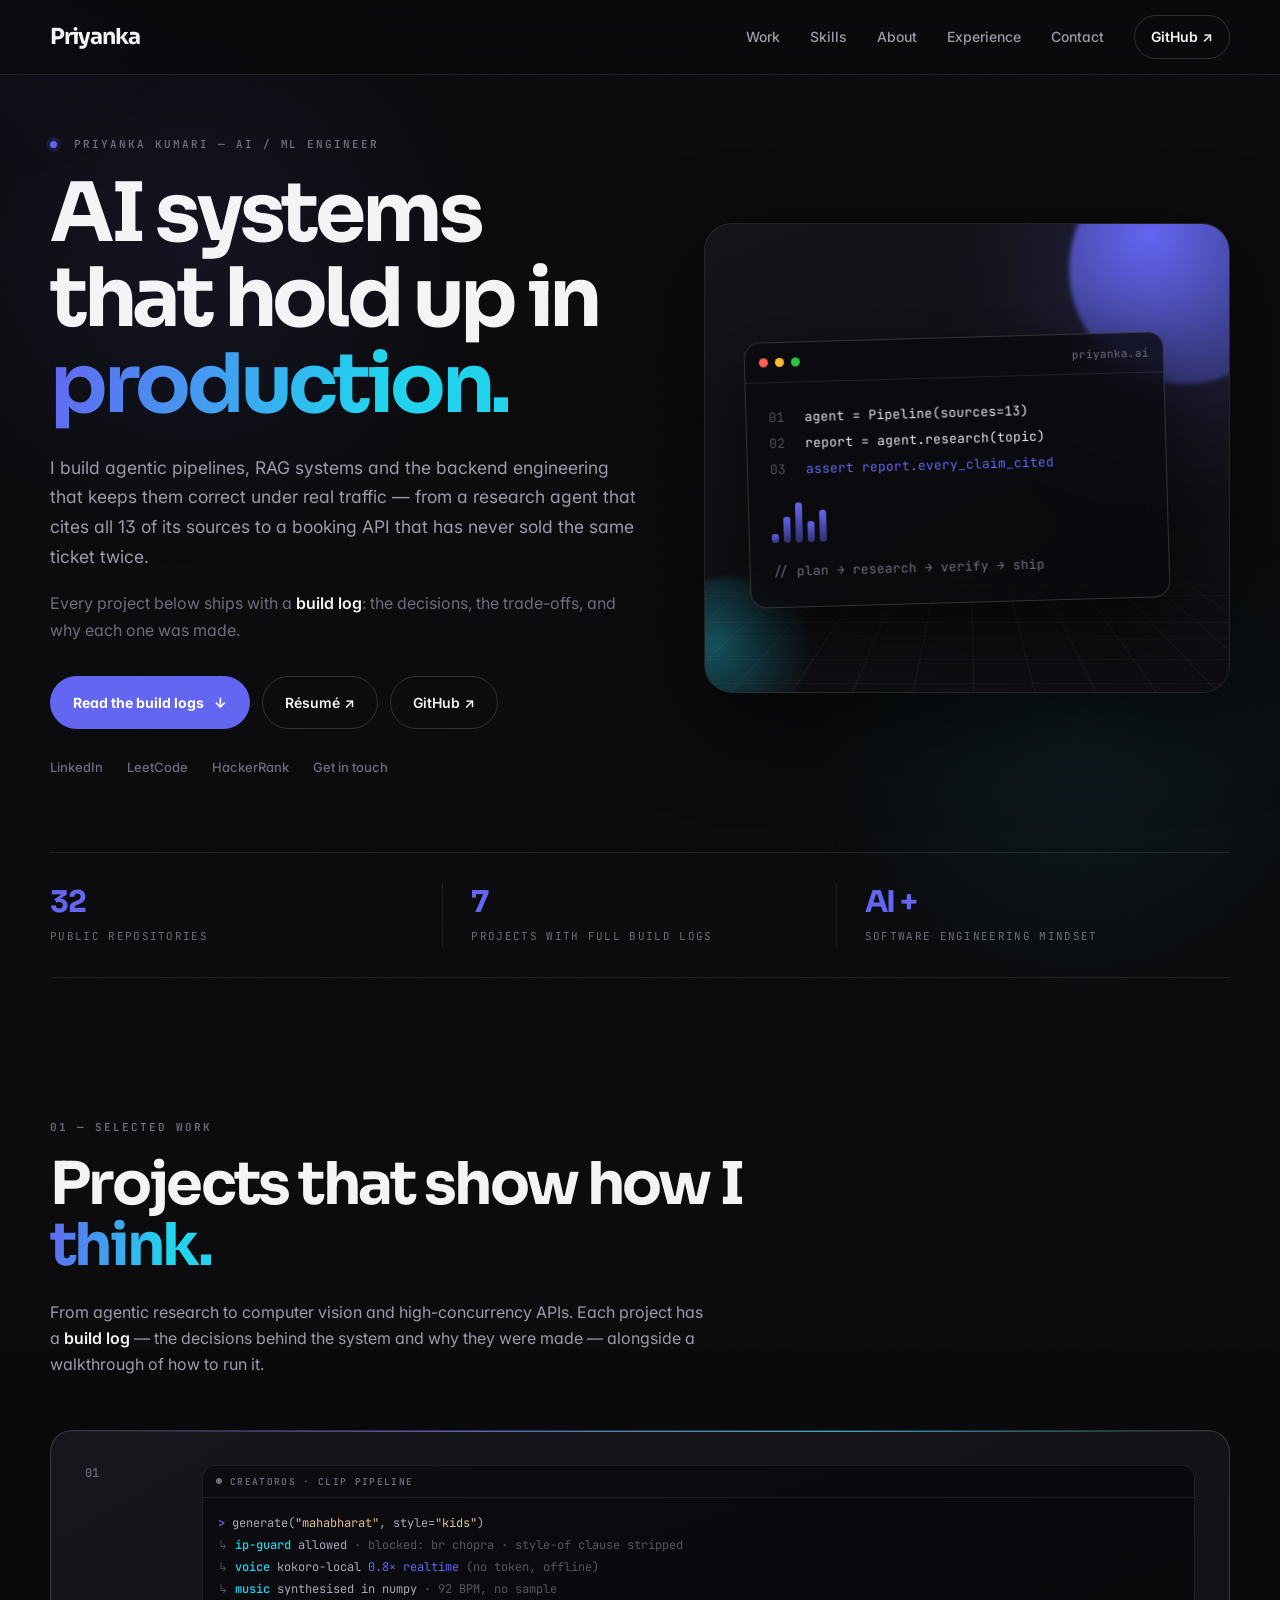
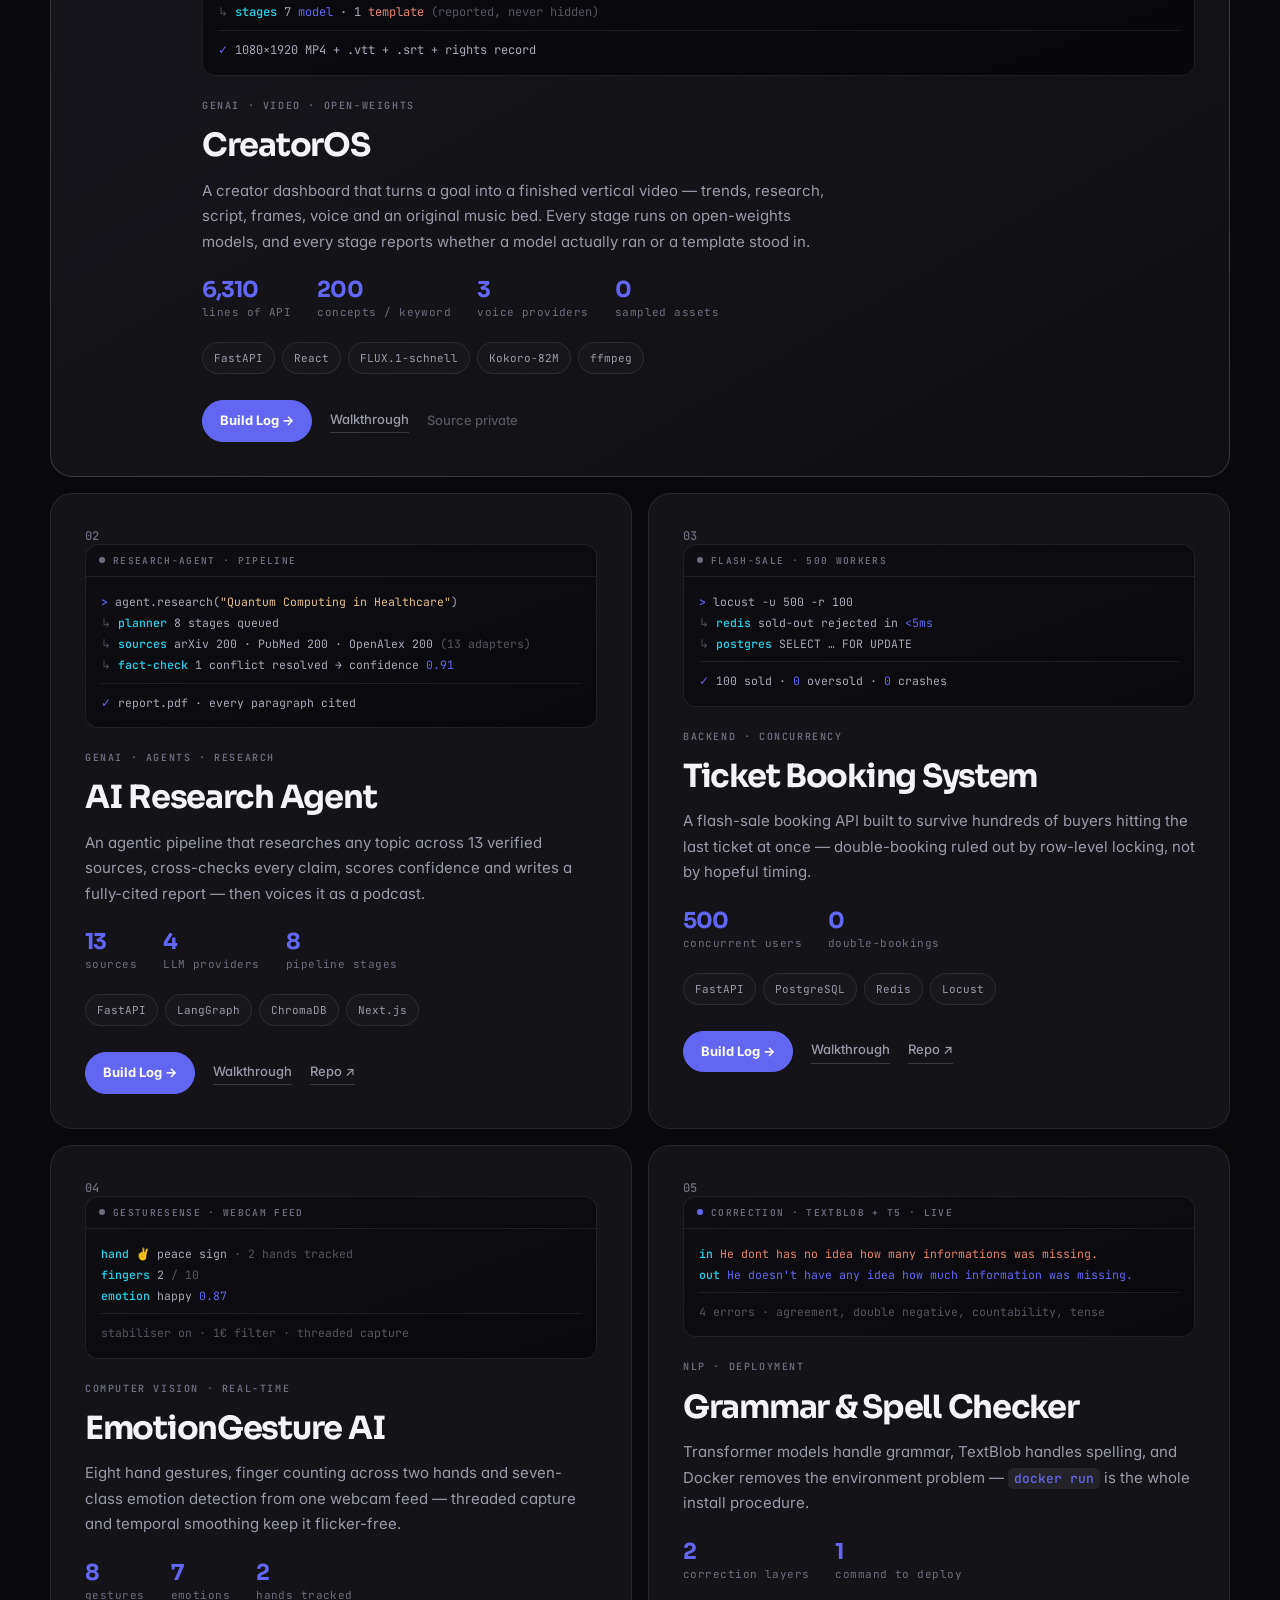
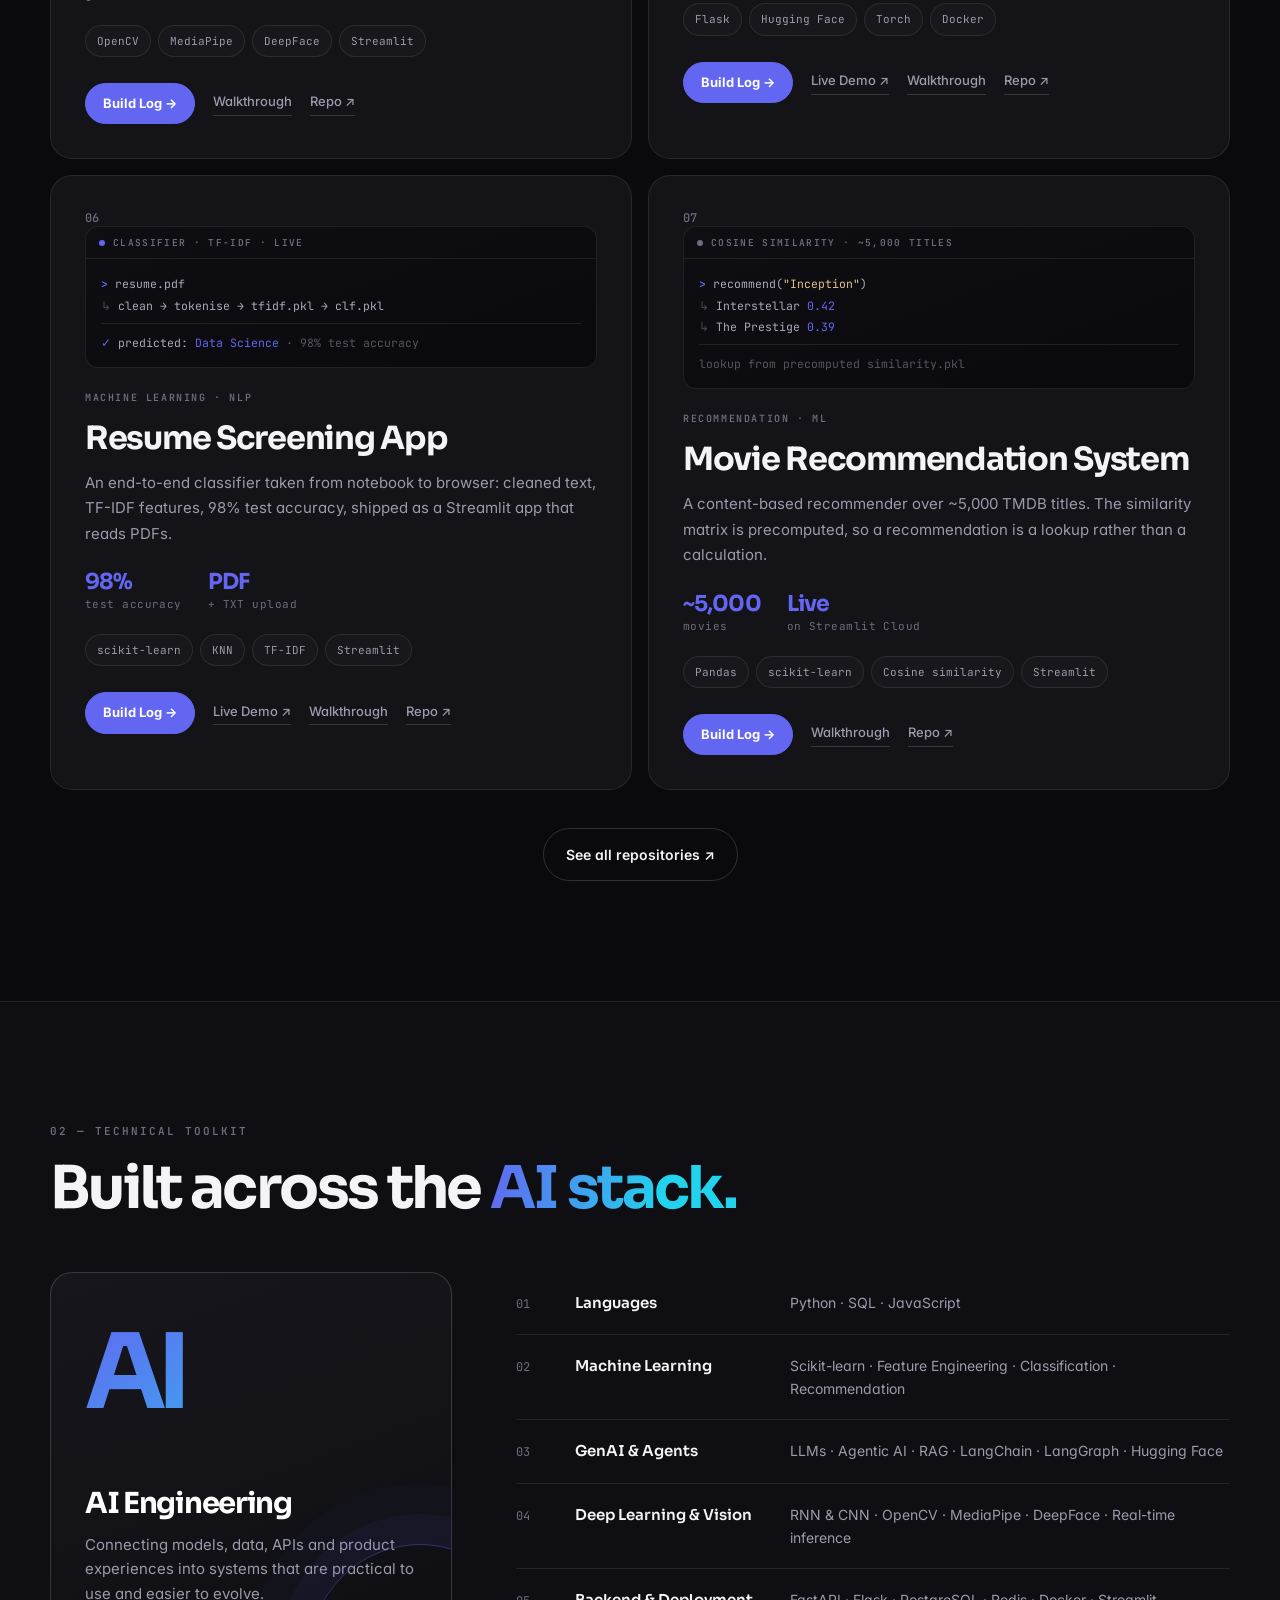
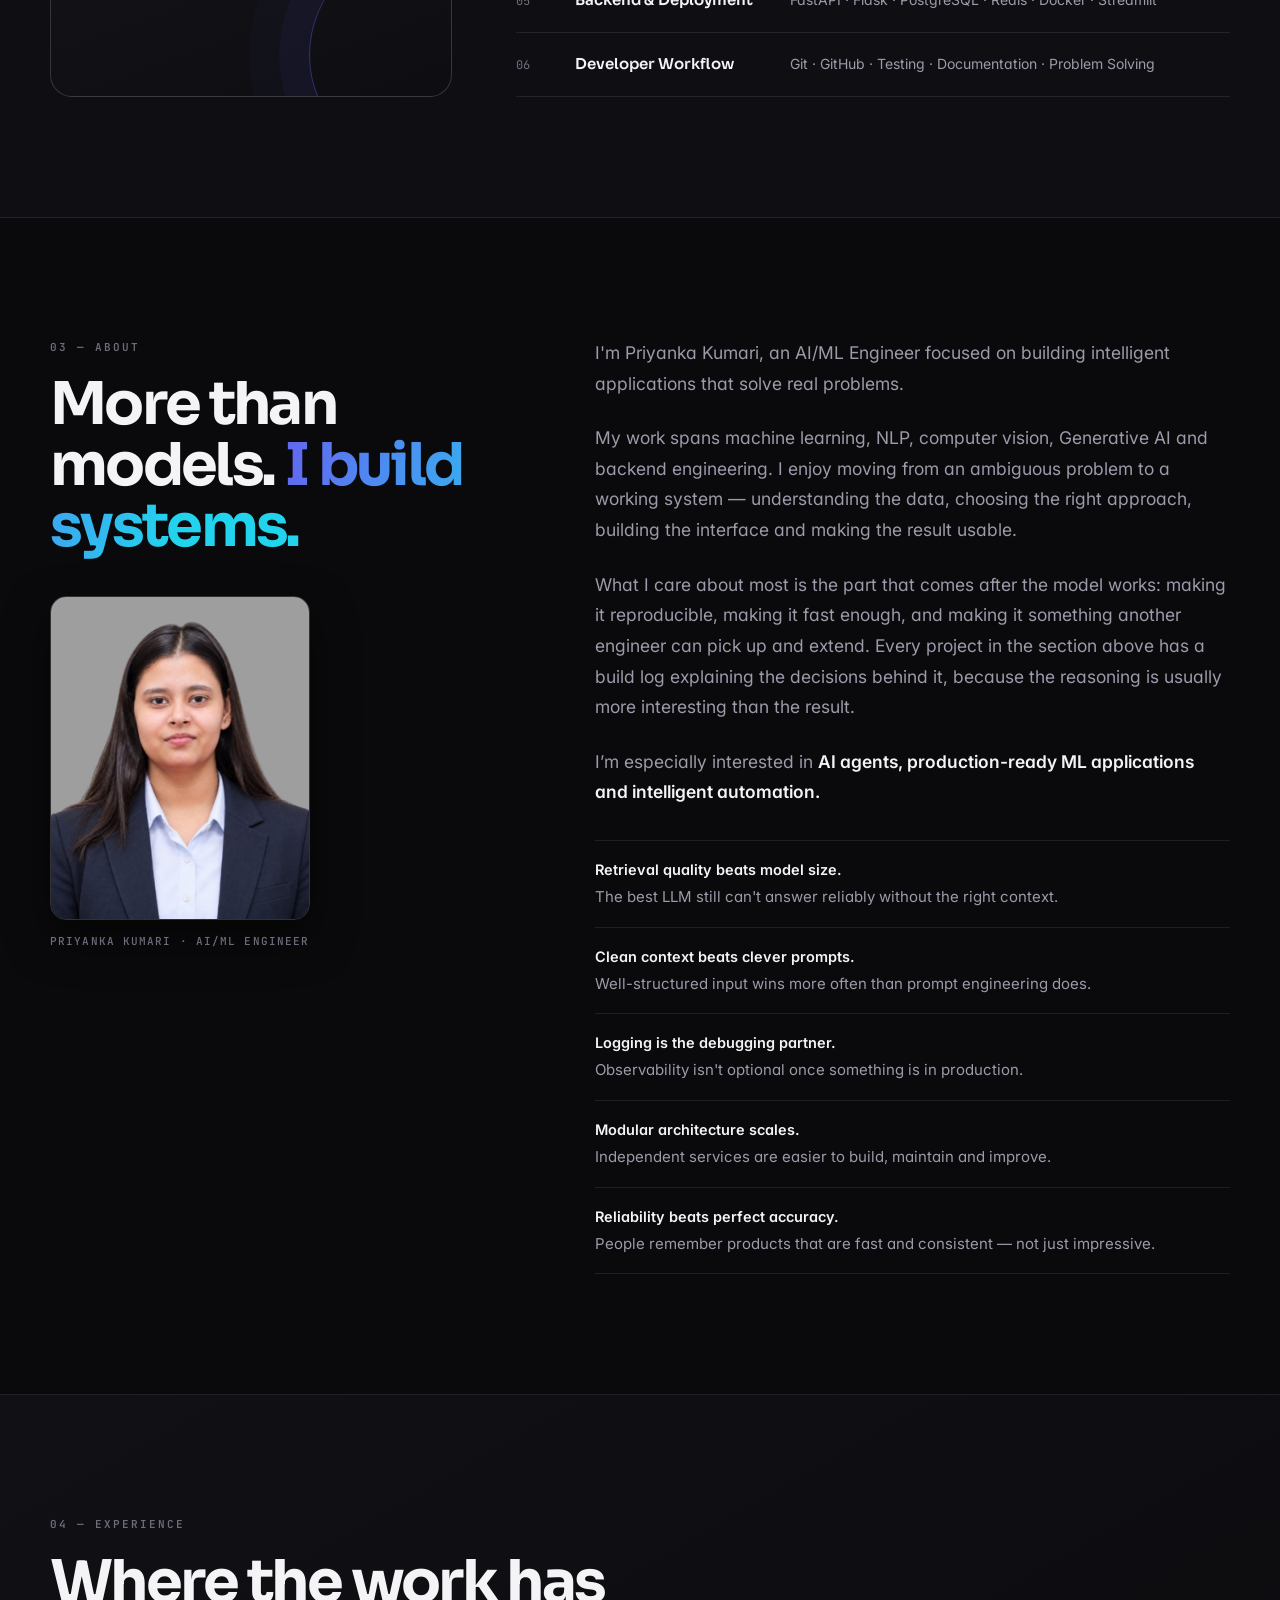
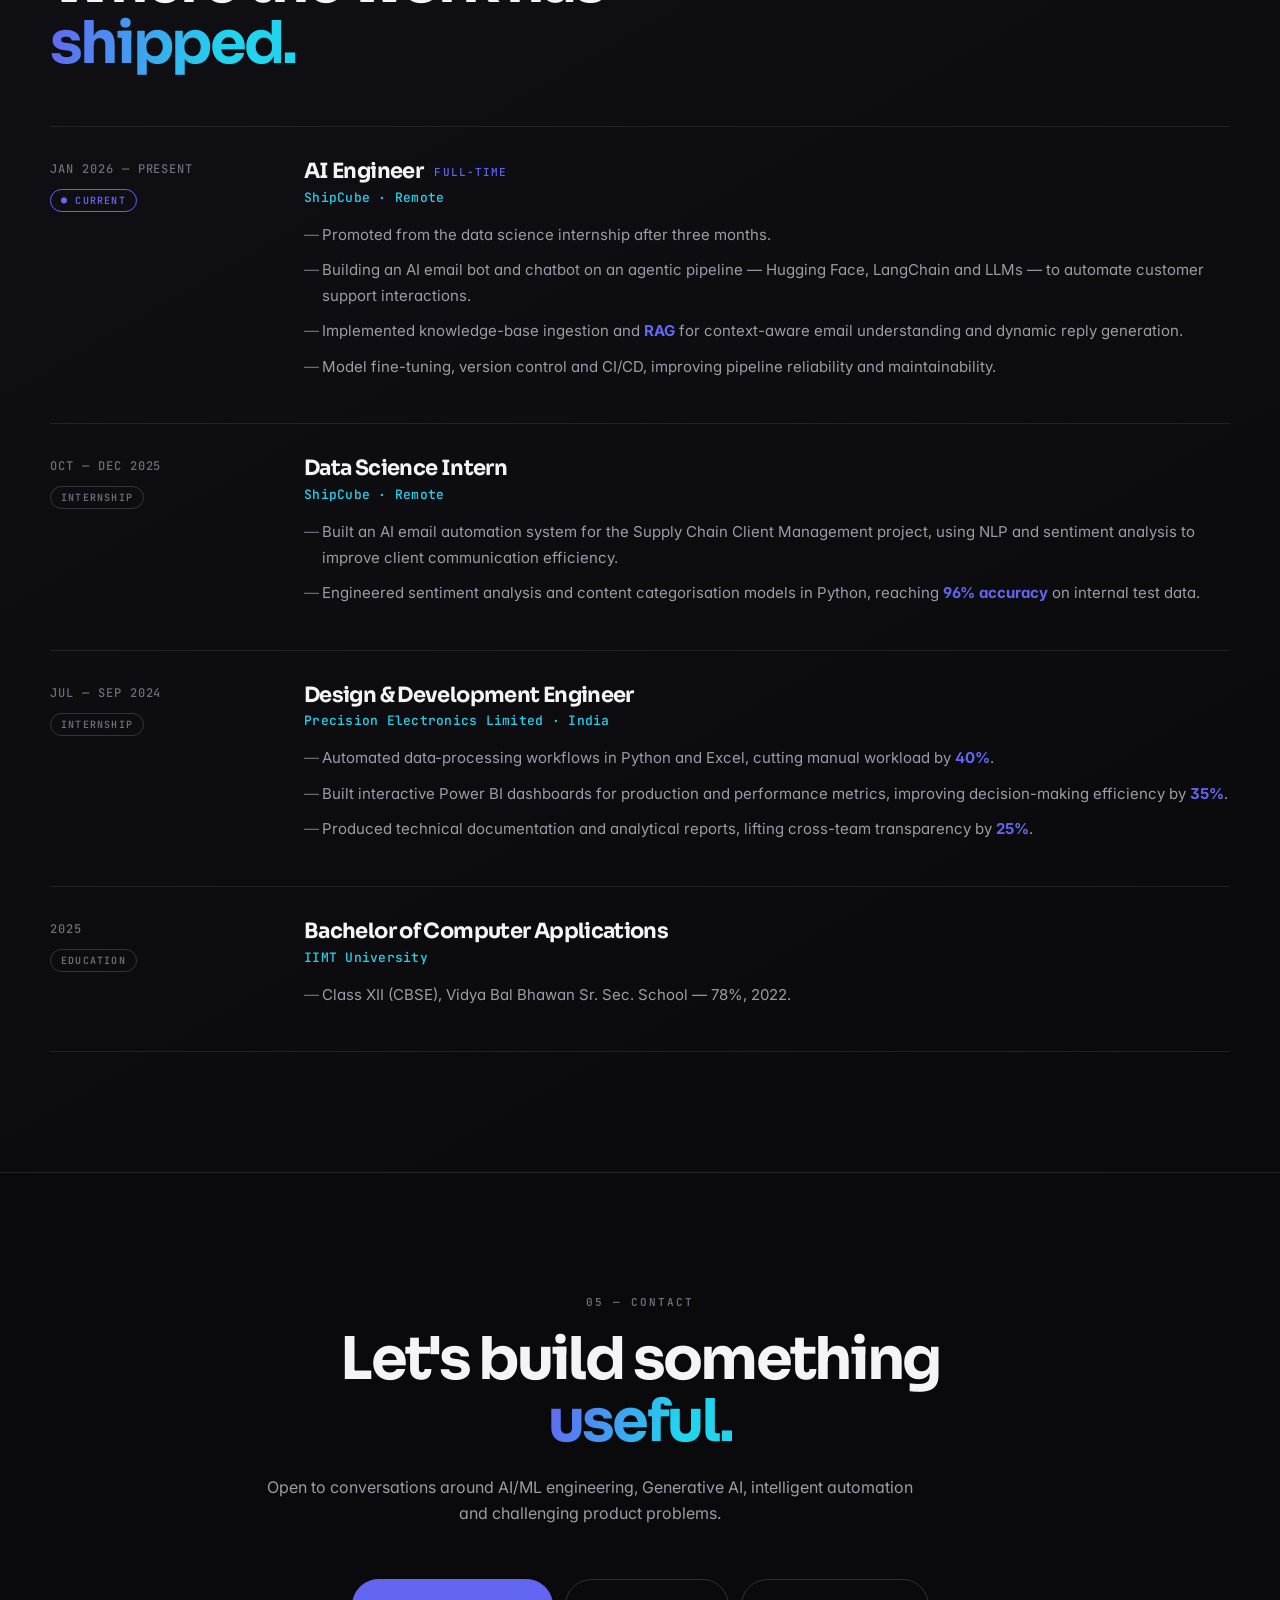
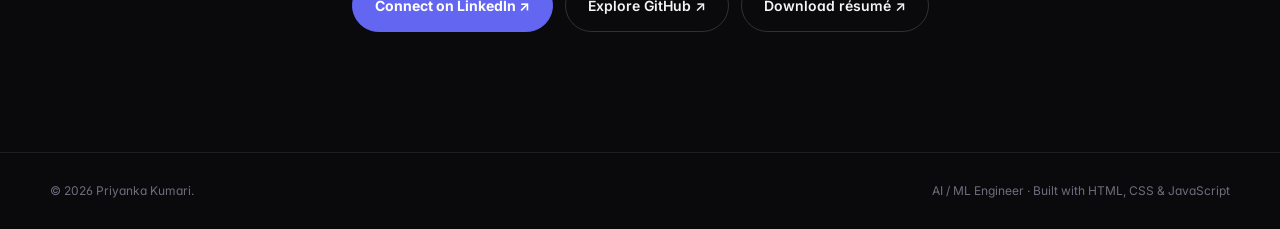
<file: index.html>
<!DOCTYPE html>
<html lang="en">
<head>
  <meta charset="UTF-8">
  <meta name="viewport" content="width=device-width, initial-scale=1.0">
  <meta name="description" content="Priyanka Kumari — AI/ML Engineer building agentic AI, high-concurrency backends, computer vision and production ML systems. Build logs and walkthroughs for every project.">
  <meta name="keywords" content="Priyanka Kumari, AI ML Engineer, Machine Learning, Generative AI, Agentic AI, NLP, Computer Vision, FastAPI, Python">
  <meta name="author" content="Priyanka Kumari">
  <link rel="canonical" href="https://pinkaofc.github.io/">
  <meta property="og:title" content="Priyanka Kumari | AI/ML Engineer">
  <meta property="og:description" content="AI/ML Engineer building agentic AI, high-concurrency backends, computer vision and production ML systems.">
  <meta property="og:type" content="website">
  <meta property="og:url" content="https://pinkaofc.github.io/">
  <meta property="og:image" content="https://pinkaofc.github.io/assets/og-card.jpg">
  <meta property="og:image:width" content="1200">
  <meta property="og:image:height" content="630">
  <meta property="og:image:alt" content="Priyanka Kumari, AI/ML Engineer — AI systems that hold up in production">
  <meta name="twitter:card" content="summary_large_image">
  <title>Priyanka Kumari | AI/ML Engineer</title>
  <link rel="icon" href="assets/favicon.svg" type="image/svg+xml">
  <meta name="theme-color" content="#0a0a0c">
  <link rel="preconnect" href="https://fonts.googleapis.com">
  <link rel="preconnect" href="https://fonts.gstatic.com" crossorigin>
  <link href="https://fonts.googleapis.com/css2?family=Inter:wght@400;500;600;700&family=JetBrains+Mono:wght@400;500;600&family=Sora:wght@500;600;700&display=swap" rel="stylesheet">
  <link rel="stylesheet" href="style.css">
</head>
<body>
  <div class="scroll-progress" aria-hidden="true"></div>
  <div class="cursor-glow" aria-hidden="true"></div>
  <a class="skip-link" href="#work">Skip to content</a>

  <header class="nav-wrap">
    <nav class="nav container" aria-label="Primary navigation">
      <a class="brand" href="#top" aria-label="Priyanka home">Priyanka</a>
      <button class="menu-toggle" aria-label="Open navigation" aria-expanded="false">☰</button>
      <div class="nav-links">
        <a href="#work">Work</a>
        <a href="#skills">Skills</a>
        <a href="#about">About</a>
        <a href="#experience">Experience</a>
        <a href="#contact">Contact</a>
        <a class="nav-cta" href="https://github.com/pinkaofc" target="_blank" rel="noreferrer">GitHub ↗</a>
      </div>
    </nav>
  </header>

  <main id="top">
    <section class="hero container">
      <div class="hero-copy reveal">
        <p class="eyebrow"><span class="status-dot"></span> Priyanka Kumari — AI / ML Engineer</p>
        <h1>AI systems that hold up in <em>production.</em></h1>
        <p class="hero-text">I build agentic pipelines, RAG systems and the backend engineering that keeps them correct under real traffic — from a research agent that cites all 13 of its sources to a booking API that has never sold the same ticket twice.</p>
        <p class="hero-text hero-sub">Every project below ships with a <strong>build log</strong>: the decisions, the trade-offs, and why each one was made.</p>
        <div class="hero-actions">
          <a class="button primary" href="#work">Read the build logs <span>↓</span></a>
          <a class="button secondary" href="assets/resume.pdf" target="_blank" rel="noreferrer">Résumé ↗</a>
          <a class="button secondary" href="https://github.com/pinkaofc" target="_blank" rel="noreferrer">GitHub ↗</a>
        </div>
        <div class="quick-links">
          <a href="https://www.linkedin.com/in/priyanka-kumari-533172245/" target="_blank" rel="noreferrer">LinkedIn</a>
          <a href="https://leetcode.com/u/pinkaofc/" target="_blank" rel="noreferrer">LeetCode</a>
          <a href="https://www.hackerrank.com/profile/itspriyanka1230" target="_blank" rel="noreferrer">HackerRank</a>
          <a href="#contact">Get in touch</a>
        </div>
      </div>

      <div class="hero-visual reveal delay-1" aria-label="AI engineering visual">
        <div class="orb orb-a"></div>
        <div class="orb orb-b"></div>
        <div class="grid-plane"></div>
        <div class="terminal-card">
          <div class="terminal-top"><span></span><span></span><span></span><small>priyanka.ai</small></div>
          <div class="terminal-body">
            <p><b>01</b> agent = Pipeline(sources=13)</p>
            <p><b>02</b> report = agent.research(topic)</p>
            <p><b>03</b> <span class="accent">assert report.every_claim_cited</span></p>
            <div class="signal"><span></span><span></span><span></span><span></span><span></span></div>
            <p class="muted">// plan → research → verify → ship</p>
          </div>
        </div>
      </div>
    </section>

    <section class="proof container reveal">
      <div><strong>32</strong><span>public repositories</span></div>
      <div><strong>7</strong><span>projects with full build logs</span></div>
      <div><strong>AI +</strong><span>software engineering mindset</span></div>
    </section>

    <section id="work" class="section container">
      <div class="section-heading reveal">
        <p class="eyebrow">01 — SELECTED WORK</p>
        <h2>Projects that show how I <em>think.</em></h2>
        <p>From agentic research to computer vision and high-concurrency APIs. Each project has a <strong>build log</strong> — the decisions behind the system and why they were made — alongside a walkthrough of how to run it.</p>
      </div>

      <div class="project-grid">
        <article class="project featured reveal">
          <div class="project-number">01</div>
          <div>
            <div class="preview" aria-hidden="true">
              <div class="preview-head"><span class="pv-dot"></span>CREATOROS · CLIP PIPELINE</div>
              <div class="preview-body">
                <p><span class="pv-cmd">&gt;</span> generate(<span class="pv-str">"mahabharat"</span>, style=<span class="pv-str">"kids"</span>)</p>
                <p><span class="pv-arrow">&#8627;</span> <span class="pv-key">ip-guard</span> allowed <span class="pv-dim">&middot; blocked: br chopra &middot; style-of clause stripped</span></p>
                <p><span class="pv-arrow">&#8627;</span> <span class="pv-key">voice</span> kokoro-local <span class="pv-ok">0.8&times; realtime</span> <span class="pv-dim">(no token, offline)</span></p>
                <p><span class="pv-arrow">&#8627;</span> <span class="pv-key">music</span> synthesised in numpy <span class="pv-dim">&middot; 92 BPM, no sample</span></p>
                <p><span class="pv-arrow">&#8627;</span> <span class="pv-key">stages</span> 7 <span class="pv-ok">model</span> &middot; 1 <span class="pv-bad">template</span> <span class="pv-dim">(reported, never hidden)</span></p>
                <p class="pv-done"><span class="pv-ok">&#10003;</span> 1080&times;1920 MP4 + .vtt + .srt + rights record</p>
              </div>
            </div>
            <p class="tag">GENAI · VIDEO · OPEN-WEIGHTS</p>
            <h3>CreatorOS</h3>
            <p>A creator dashboard that turns a goal into a finished vertical video — trends, research, script, frames, voice and an original music bed. Every stage runs on open-weights models, and every stage reports whether a model actually ran or a template stood in.</p>
            <ul class="metrics"><li><b>6,310</b> lines of API</li><li><b>200</b> concepts / keyword</li><li><b>3</b> voice providers</li><li><b>0</b> sampled assets</li></ul>
            <div class="chips"><span>FastAPI</span><span>React</span><span>FLUX.1-schnell</span><span>Kokoro-82M</span><span>ffmpeg</span></div>
            <div class="project-links">
              <a class="link-primary" href="project/creator-os.html">Build Log →</a>
              <a href="project/creator-os.html#walkthrough">Walkthrough</a>
              <span class="pv-dim" style="font-weight:500">Source private</span>
            </div>
          </div>
        </article>

        <article class="project reveal">
          <div class="project-number">02</div>
          <div class="preview" aria-hidden="true">
            <div class="preview-head"><span class="pv-dot"></span>RESEARCH-AGENT · PIPELINE</div>
            <div class="preview-body">
              <p><span class="pv-cmd">&gt;</span> agent.research(<span class="pv-str">"Quantum Computing in Healthcare"</span>)</p>
              <p><span class="pv-arrow">&#8627;</span> <span class="pv-key">planner</span> 8 stages queued</p>
              <p><span class="pv-arrow">&#8627;</span> <span class="pv-key">sources</span> arXiv 200 &middot; PubMed 200 &middot; OpenAlex 200 <span class="pv-dim">(13 adapters)</span></p>
              <p><span class="pv-arrow">&#8627;</span> <span class="pv-key">fact-check</span> 1 conflict resolved &rarr; confidence <span class="pv-ok">0.91</span></p>
              <p class="pv-done"><span class="pv-ok">&#10003;</span> report.pdf &middot; every paragraph cited</p>
            </div>
          </div>
          <p class="tag">GENAI · AGENTS · RESEARCH</p>
          <h3>AI Research Agent</h3>
          <p>An agentic pipeline that researches any topic across 13 verified sources, cross-checks every claim, scores confidence and writes a fully-cited report — then voices it as a podcast.</p>
          <ul class="metrics"><li><b>13</b> sources</li><li><b>4</b> LLM providers</li><li><b>8</b> pipeline stages</li></ul>
          <div class="chips"><span>FastAPI</span><span>LangGraph</span><span>ChromaDB</span><span>Next.js</span></div>
          <div class="project-links">
            <a class="link-primary" href="project/ai-research-agent.html">Build Log →</a>
            <a href="project/ai-research-agent.html#walkthrough">Walkthrough</a>
            <a href="https://github.com/pinkaofc/AI-Research-Agent-" target="_blank" rel="noreferrer">Repo ↗</a>
          </div>
        </article>

        <article class="project reveal">
          <div class="project-number">03</div>
          <div class="preview" aria-hidden="true">
            <div class="preview-head"><span class="pv-dot"></span>FLASH-SALE · 500 WORKERS</div>
            <div class="preview-body">
              <p><span class="pv-cmd">&gt;</span> locust -u 500 -r 100</p>
              <p><span class="pv-arrow">&#8627;</span> <span class="pv-key">redis</span> sold-out rejected in <span class="pv-ok">&lt;5ms</span></p>
              <p><span class="pv-arrow">&#8627;</span> <span class="pv-key">postgres</span> SELECT &hellip; FOR UPDATE</p>
              <p class="pv-done"><span class="pv-ok">&#10003;</span> 100 sold &middot; <span class="pv-ok">0</span> oversold &middot; <span class="pv-ok">0</span> crashes</p>
            </div>
          </div>
          <p class="tag">BACKEND · CONCURRENCY</p>
          <h3>Ticket Booking System</h3>
          <p>A flash-sale booking API built to survive hundreds of buyers hitting the last ticket at once — double-booking ruled out by row-level locking, not by hopeful timing.</p>
          <ul class="metrics"><li><b>500</b> concurrent users</li><li><b>0</b> double-bookings</li></ul>
          <div class="chips"><span>FastAPI</span><span>PostgreSQL</span><span>Redis</span><span>Locust</span></div>
          <div class="project-links">
            <a class="link-primary" href="project/ticket-booking-system.html">Build Log →</a>
            <a href="project/ticket-booking-system.html#walkthrough">Walkthrough</a>
            <a href="https://github.com/pinkaofc/Ticket-Booking-System" target="_blank" rel="noreferrer">Repo ↗</a>
          </div>
        </article>

        <article class="project reveal">
          <div class="project-number">04</div>
          <div class="preview" aria-hidden="true">
            <div class="preview-head"><span class="pv-dot"></span>GESTURESENSE · WEBCAM FEED</div>
            <div class="preview-body">
              <p><span class="pv-key">hand</span> &#9996; peace sign <span class="pv-dim">&middot; 2 hands tracked</span></p>
              <p><span class="pv-key">fingers</span> 2 <span class="pv-dim">/ 10</span></p>
              <p><span class="pv-key">emotion</span> happy <span class="pv-ok">0.87</span></p>
              <p class="pv-done"><span class="pv-dim">stabiliser on &middot; 1&euro; filter &middot; threaded capture</span></p>
            </div>
          </div>
          <p class="tag">COMPUTER VISION · REAL-TIME</p>
          <h3>EmotionGesture AI</h3>
          <p>Eight hand gestures, finger counting across two hands and seven-class emotion detection from one webcam feed — threaded capture and temporal smoothing keep it flicker-free.</p>
          <ul class="metrics"><li><b>8</b> gestures</li><li><b>7</b> emotions</li><li><b>2</b> hands tracked</li></ul>
          <div class="chips"><span>OpenCV</span><span>MediaPipe</span><span>DeepFace</span><span>Streamlit</span></div>
          <div class="project-links">
            <a class="link-primary" href="project/emotiongesture-ai.html">Build Log →</a>
            <a href="project/emotiongesture-ai.html#walkthrough">Walkthrough</a>
            <a href="https://github.com/pinkaofc/EmotionGesture-AI" target="_blank" rel="noreferrer">Repo ↗</a>
          </div>
        </article>

        <article class="project reveal">
          <div class="project-number">05</div>
          <div class="preview" aria-hidden="true">
            <div class="preview-head"><span class="pv-dot live"></span>CORRECTION · TEXTBLOB + T5 &middot; LIVE</div>
            <div class="preview-body">
              <p><span class="pv-key">in</span> <span class="pv-bad">He dont has no idea how many informations was missing.</span></p>
              <p><span class="pv-key">out</span> <span class="pv-ok">He doesn't have any idea how much information was missing.</span></p>
              <p class="pv-done"><span class="pv-dim">4 errors &middot; agreement, double negative, countability, tense</span></p>
            </div>
          </div>
          <p class="tag">NLP · DEPLOYMENT</p>
          <h3>Grammar &amp; Spell Checker</h3>
          <p>Transformer models handle grammar, TextBlob handles spelling, and Docker removes the environment problem — <code>docker run</code> is the whole install procedure.</p>
          <ul class="metrics"><li><b>2</b> correction layers</li><li><b>1</b> command to deploy</li></ul>
          <div class="chips"><span>Flask</span><span>Hugging Face</span><span>Torch</span><span>Docker</span></div>
          <div class="project-links">
            <a class="link-primary" href="project/grammar-spell-checker.html">Build Log →</a>
            <a href="https://huggingface.co/spaces/pinkaofc/grammar-spell-checker" target="_blank" rel="noreferrer">Live Demo ↗</a>
            <a href="project/grammar-spell-checker.html#walkthrough">Walkthrough</a>
            <a href="https://github.com/pinkaofc/Grammar-Spell-Checker-NLP-App" target="_blank" rel="noreferrer">Repo ↗</a>
          </div>
        </article>

        <article class="project reveal">
          <div class="project-number">06</div>
          <div class="preview" aria-hidden="true">
            <div class="preview-head"><span class="pv-dot live"></span>CLASSIFIER · TF-IDF &middot; LIVE</div>
            <div class="preview-body">
              <p><span class="pv-cmd">&gt;</span> resume.pdf</p>
              <p><span class="pv-arrow">&#8627;</span> clean &rarr; tokenise &rarr; tfidf.pkl &rarr; clf.pkl</p>
              <p class="pv-done"><span class="pv-ok">&#10003;</span> predicted: <span class="pv-ok">Data Science</span> <span class="pv-dim">&middot; 98% test accuracy</span></p>
            </div>
          </div>
          <p class="tag">MACHINE LEARNING · NLP</p>
          <h3>Resume Screening App</h3>
          <p>An end-to-end classifier taken from notebook to browser: cleaned text, TF-IDF features, 98% test accuracy, shipped as a Streamlit app that reads PDFs.</p>
          <ul class="metrics"><li><b>98%</b> test accuracy</li><li><b>PDF</b> + TXT upload</li></ul>
          <div class="chips"><span>scikit-learn</span><span>KNN</span><span>TF-IDF</span><span>Streamlit</span></div>
          <div class="project-links">
            <a class="link-primary" href="project/resume-screening-app.html">Build Log →</a>
            <a href="https://priyanka-resume-screening.streamlit.app/" target="_blank" rel="noreferrer">Live Demo ↗</a>
            <a href="project/resume-screening-app.html#walkthrough">Walkthrough</a>
            <a href="https://github.com/pinkaofc/Resume-Screening-App" target="_blank" rel="noreferrer">Repo ↗</a>
          </div>
        </article>

        <article class="project reveal">
          <div class="project-number">07</div>
          <div class="preview" aria-hidden="true">
            <div class="preview-head"><span class="pv-dot"></span>COSINE SIMILARITY · ~5,000 TITLES</div>
            <div class="preview-body">
              <p><span class="pv-cmd">&gt;</span> recommend(<span class="pv-str">"Inception"</span>)</p>
              <p><span class="pv-arrow">&#8627;</span> Interstellar <span class="pv-ok">0.42</span></p>
              <p><span class="pv-arrow">&#8627;</span> The Prestige <span class="pv-ok">0.39</span></p>
              <p class="pv-done"><span class="pv-dim">lookup from precomputed similarity.pkl</span></p>
            </div>
          </div>
          <p class="tag">RECOMMENDATION · ML</p>
          <h3>Movie Recommendation System</h3>
          <p>A content-based recommender over ~5,000 TMDB titles. The similarity matrix is precomputed, so a recommendation is a lookup rather than a calculation.</p>
          <ul class="metrics"><li><b>~5,000</b> movies</li><li><b>Live</b> on Streamlit Cloud</li></ul>
          <div class="chips"><span>Pandas</span><span>scikit-learn</span><span>Cosine similarity</span><span>Streamlit</span></div>
          <div class="project-links">
            <a class="link-primary" href="project/movie-recommendation-system.html">Build Log →</a>
            <a href="project/movie-recommendation-system.html#walkthrough">Walkthrough</a>
            <a href="https://github.com/pinkaofc/movie-recommendation-system" target="_blank" rel="noreferrer">Repo ↗</a>
          </div>
        </article>
      </div>

      <div class="center-action reveal">
        <a class="button secondary" href="https://github.com/pinkaofc?tab=repositories" target="_blank" rel="noreferrer">See all repositories ↗</a>
      </div>
    </section>

    <section id="skills" class="section alt">
      <div class="container">
        <div class="section-heading reveal">
          <p class="eyebrow">02 — TECHNICAL TOOLKIT</p>
          <h2>Built across the <em>AI stack.</em></h2>
        </div>
        <div class="skills-layout">
          <div class="skill-feature reveal">
            <span class="big-symbol">AI</span>
            <h3>AI Engineering</h3>
            <p>Connecting models, data, APIs and product experiences into systems that are practical to use and easier to evolve.</p>
          </div>
          <div class="skill-list reveal">
            <div><span>01</span><b>Languages</b><p>Python · SQL · JavaScript</p></div>
            <div><span>02</span><b>Machine Learning</b><p>Scikit-learn · Feature Engineering · Classification · Recommendation</p></div>
            <div><span>03</span><b>GenAI &amp; Agents</b><p>LLMs · Agentic AI · RAG · LangChain · LangGraph · Hugging Face</p></div>
            <div><span>04</span><b>Deep Learning &amp; Vision</b><p>RNN &amp; CNN · OpenCV · MediaPipe · DeepFace · Real-time inference</p></div>
            <div><span>05</span><b>Backend &amp; Deployment</b><p>FastAPI · Flask · PostgreSQL · Redis · Docker · Streamlit</p></div>
            <div><span>06</span><b>Developer Workflow</b><p>Git · GitHub · Testing · Documentation · Problem Solving</p></div>
          </div>
        </div>
      </div>
    </section>

    <section id="about" class="section container">
      <div class="about-grid">
        <div class="section-heading reveal">
          <p class="eyebrow">03 — ABOUT</p>
          <h2>More than models. <em>I build systems.</em></h2>
          <figure class="portrait reveal">
            <img src="assets/priyanka.jpg" alt="Priyanka Kumari, AI/ML Engineer" width="640" height="800" loading="lazy" decoding="async">
            <figcaption>Priyanka Kumari · AI/ML Engineer</figcaption>
          </figure>
        </div>
        <div class="about-copy reveal">
          <p>I'm Priyanka Kumari, an AI/ML Engineer focused on building intelligent applications that solve real problems.</p>
          <p>My work spans machine learning, NLP, computer vision, Generative AI and backend engineering. I enjoy moving from an ambiguous problem to a working system — understanding the data, choosing the right approach, building the interface and making the result usable.</p>
          <p>What I care about most is the part that comes after the model works: making it reproducible, making it fast enough, and making it something another engineer can pick up and extend. Every project in the section above has a build log explaining the decisions behind it, because the reasoning is usually more interesting than the result.</p>
          <p>I’m especially interested in <strong>AI agents, production-ready ML applications and intelligent automation.</strong></p>
          <ul class="principles">
            <li><b>Retrieval quality beats model size.</b> The best LLM still can't answer reliably without the right context.</li>
            <li><b>Clean context beats clever prompts.</b> Well-structured input wins more often than prompt engineering does.</li>
            <li><b>Logging is the debugging partner.</b> Observability isn't optional once something is in production.</li>
            <li><b>Modular architecture scales.</b> Independent services are easier to build, maintain and improve.</li>
            <li><b>Reliability beats perfect accuracy.</b> People remember products that are fast and consistent — not just impressive.</li>
          </ul>
        </div>
      </div>
    </section>

    <section id="experience" class="section dark-section">
      <div class="container">
        <div class="section-heading reveal">
          <p class="eyebrow">04 — EXPERIENCE</p>
          <h2>Where the work has <em>shipped.</em></h2>
        </div>

        <ol class="timeline">
          <li class="reveal">
            <div class="tl-when">
              <span class="tl-dates">Jan 2026 — Present</span>
              <span class="live-badge">● Current</span>
            </div>
            <div class="tl-what">
              <h3>AI Engineer <span class="tl-type">Full-time</span></h3>
              <p class="tl-org">ShipCube · Remote</p>
              <ul>
                <li>Promoted from the data science internship after three months.</li>
                <li>Building an AI email bot and chatbot on an agentic pipeline — Hugging Face, LangChain and LLMs — to automate customer support interactions.</li>
                <li>Implemented knowledge-base ingestion and <strong>RAG</strong> for context-aware email understanding and dynamic reply generation.</li>
                <li>Model fine-tuning, version control and CI/CD, improving pipeline reliability and maintainability.</li>
              </ul>
            </div>
          </li>

          <li class="reveal">
            <div class="tl-when">
              <span class="tl-dates">Oct — Dec 2025</span>
              <span class="tl-type-pill">Internship</span>
            </div>
            <div class="tl-what">
              <h3>Data Science Intern</h3>
              <p class="tl-org">ShipCube · Remote</p>
              <ul>
                <li>Built an AI email automation system for the Supply Chain Client Management project, using NLP and sentiment analysis to improve client communication efficiency.</li>
                <li>Engineered sentiment analysis and content categorisation models in Python, reaching <strong>96% accuracy</strong> on internal test data.</li>
              </ul>
            </div>
          </li>

          <li class="reveal">
            <div class="tl-when">
              <span class="tl-dates">Jul — Sep 2024</span>
              <span class="tl-type-pill">Internship</span>
            </div>
            <div class="tl-what">
              <h3>Design &amp; Development Engineer</h3>
              <p class="tl-org">Precision Electronics Limited · India</p>
              <ul>
                <li>Automated data-processing workflows in Python and Excel, cutting manual workload by <strong>40%</strong>.</li>
                <li>Built interactive Power BI dashboards for production and performance metrics, improving decision-making efficiency by <strong>35%</strong>.</li>
                <li>Produced technical documentation and analytical reports, lifting cross-team transparency by <strong>25%</strong>.</li>
              </ul>
            </div>
          </li>

          <li class="reveal">
            <div class="tl-when">
              <span class="tl-dates">2025</span>
              <span class="tl-type-pill">Education</span>
            </div>
            <div class="tl-what">
              <h3>Bachelor of Computer Applications</h3>
              <p class="tl-org">IIMT University</p>
              <ul>
                <li>Class XII (CBSE), Vidya Bal Bhawan Sr. Sec. School — 78%, 2022.</li>
              </ul>
            </div>
          </li>
      </div>
    </section>

    <section id="contact" class="section container contact-section">
      <div class="section-heading reveal">
        <p class="eyebrow">05 — CONTACT</p>
        <h2>Let's build something <em>useful.</em></h2>
        <p>Open to conversations around AI/ML engineering, Generative AI, intelligent automation and challenging product problems.</p>
      </div>
      <div class="contact-actions reveal">
        <a class="button primary" href="https://www.linkedin.com/in/priyanka-kumari-533172245/" target="_blank" rel="noreferrer">Connect on LinkedIn ↗</a>
        <a class="button secondary" href="https://github.com/pinkaofc" target="_blank" rel="noreferrer">Explore GitHub ↗</a>
        <a class="button secondary" href="assets/resume.pdf" target="_blank" rel="noreferrer">Download résumé ↗</a>
      </div>
    </section>
  </main>

  <footer class="footer">
    <div class="container">
      <span>© <span id="year"></span> Priyanka Kumari.</span>
      <span>AI / ML Engineer · Built with HTML, CSS &amp; JavaScript</span>
    </div>
  </footer>

  <script type="application/ld+json">
  {
    "@context": "https://schema.org",
    "@type": "Person",
    "name": "Priyanka Kumari",
    "jobTitle": "AI/ML Engineer",
    "url": "https://pinkaofc.github.io/",
    "image": "https://pinkaofc.github.io/assets/og-card.jpg",
    "sameAs": [
      "https://github.com/pinkaofc",
      "https://www.linkedin.com/in/priyanka-kumari-533172245/",
      "https://leetcode.com/u/pinkaofc/",
      "https://www.hackerrank.com/profile/itspriyanka1230"
    ],
    "knowsAbout": ["Machine Learning","Generative AI","Agentic AI","Natural Language Processing","Computer Vision","Python","FastAPI","Backend Engineering"]
  }
  </script>

  <script src="script.js"></script>
</body>
</html>
</file>
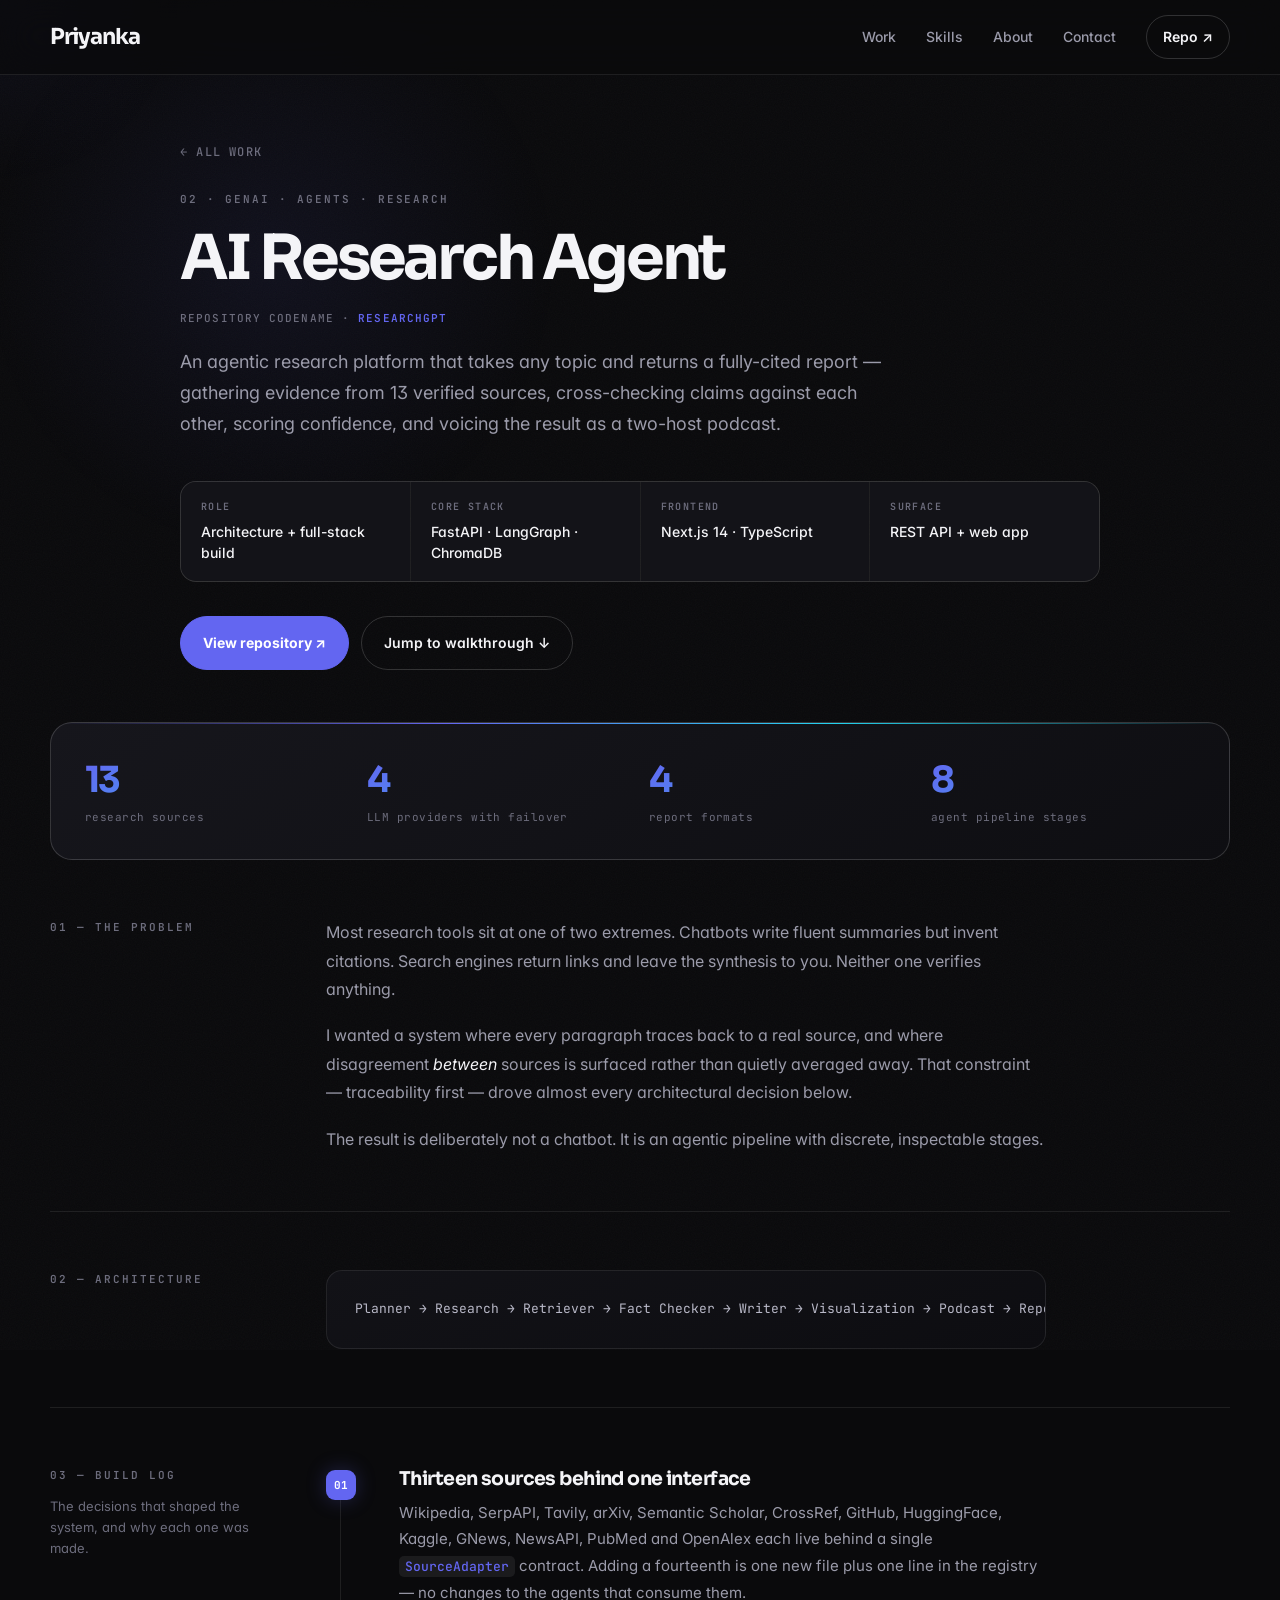
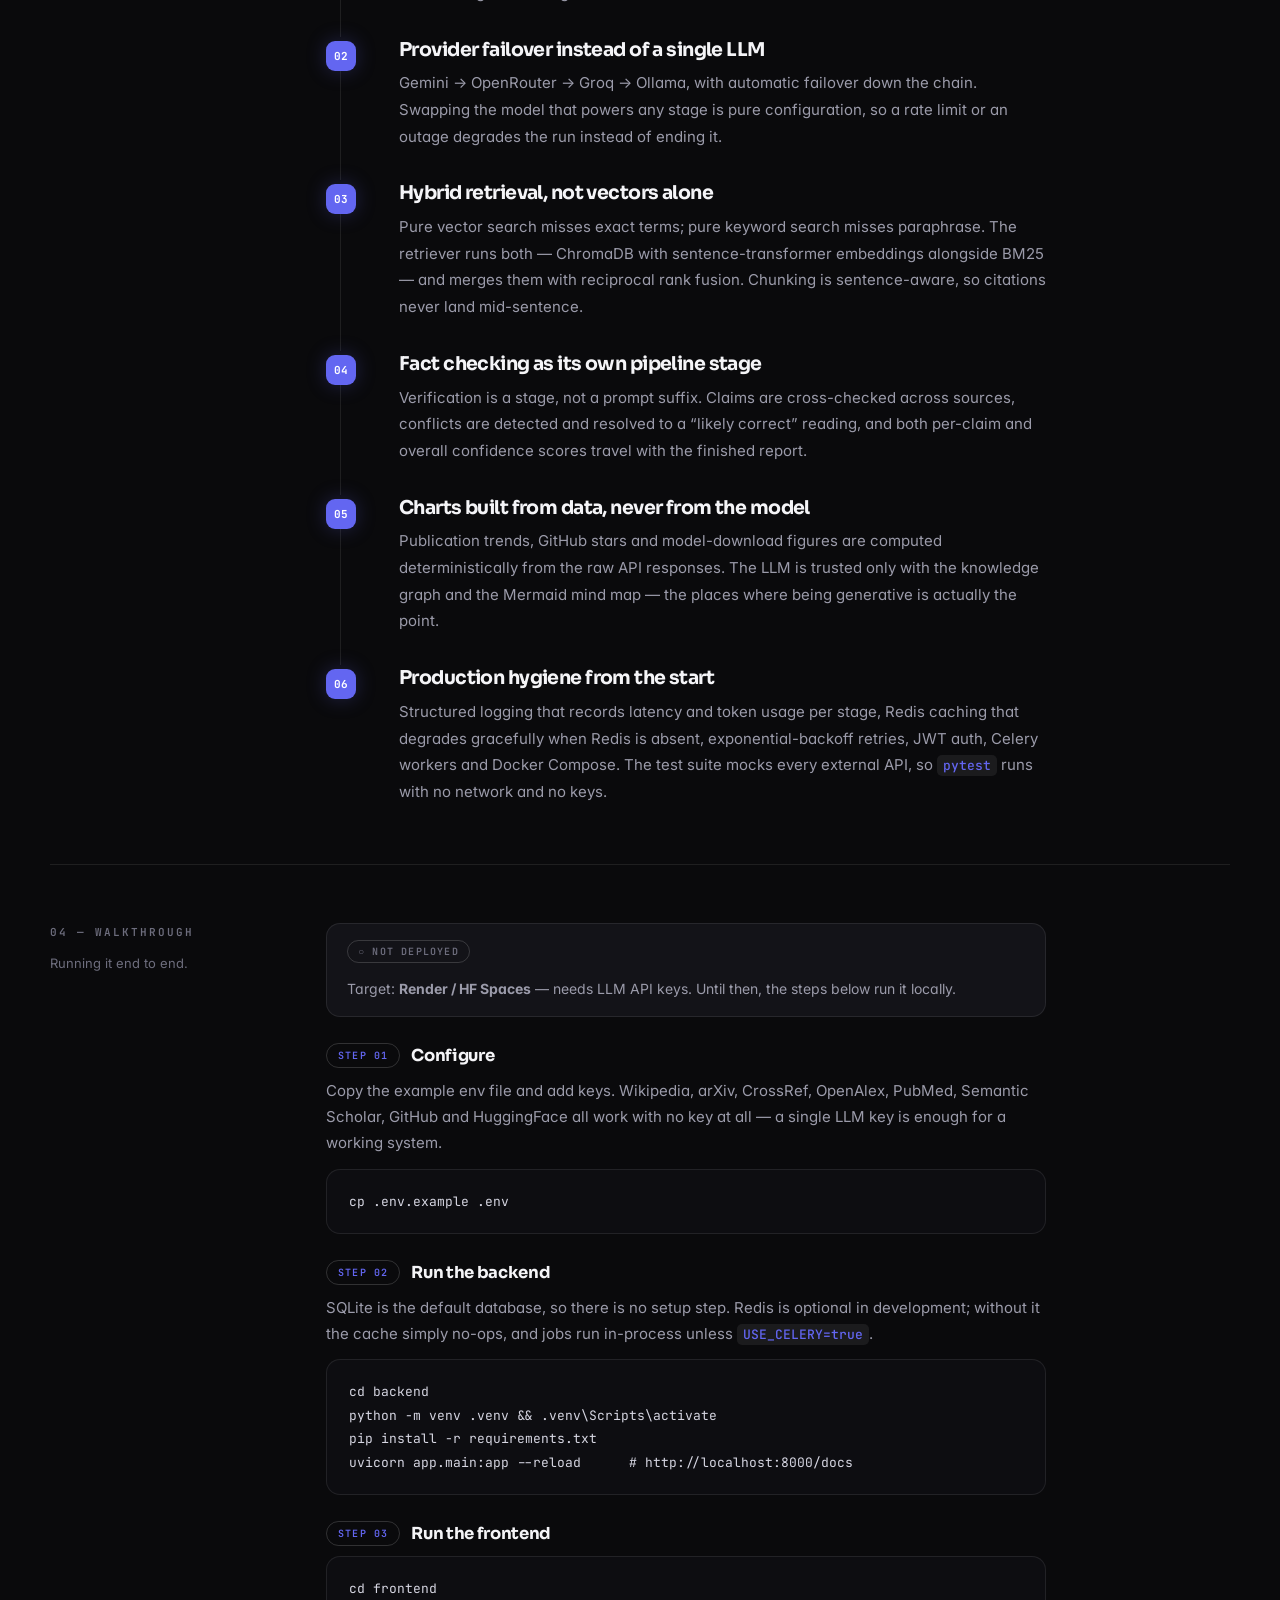
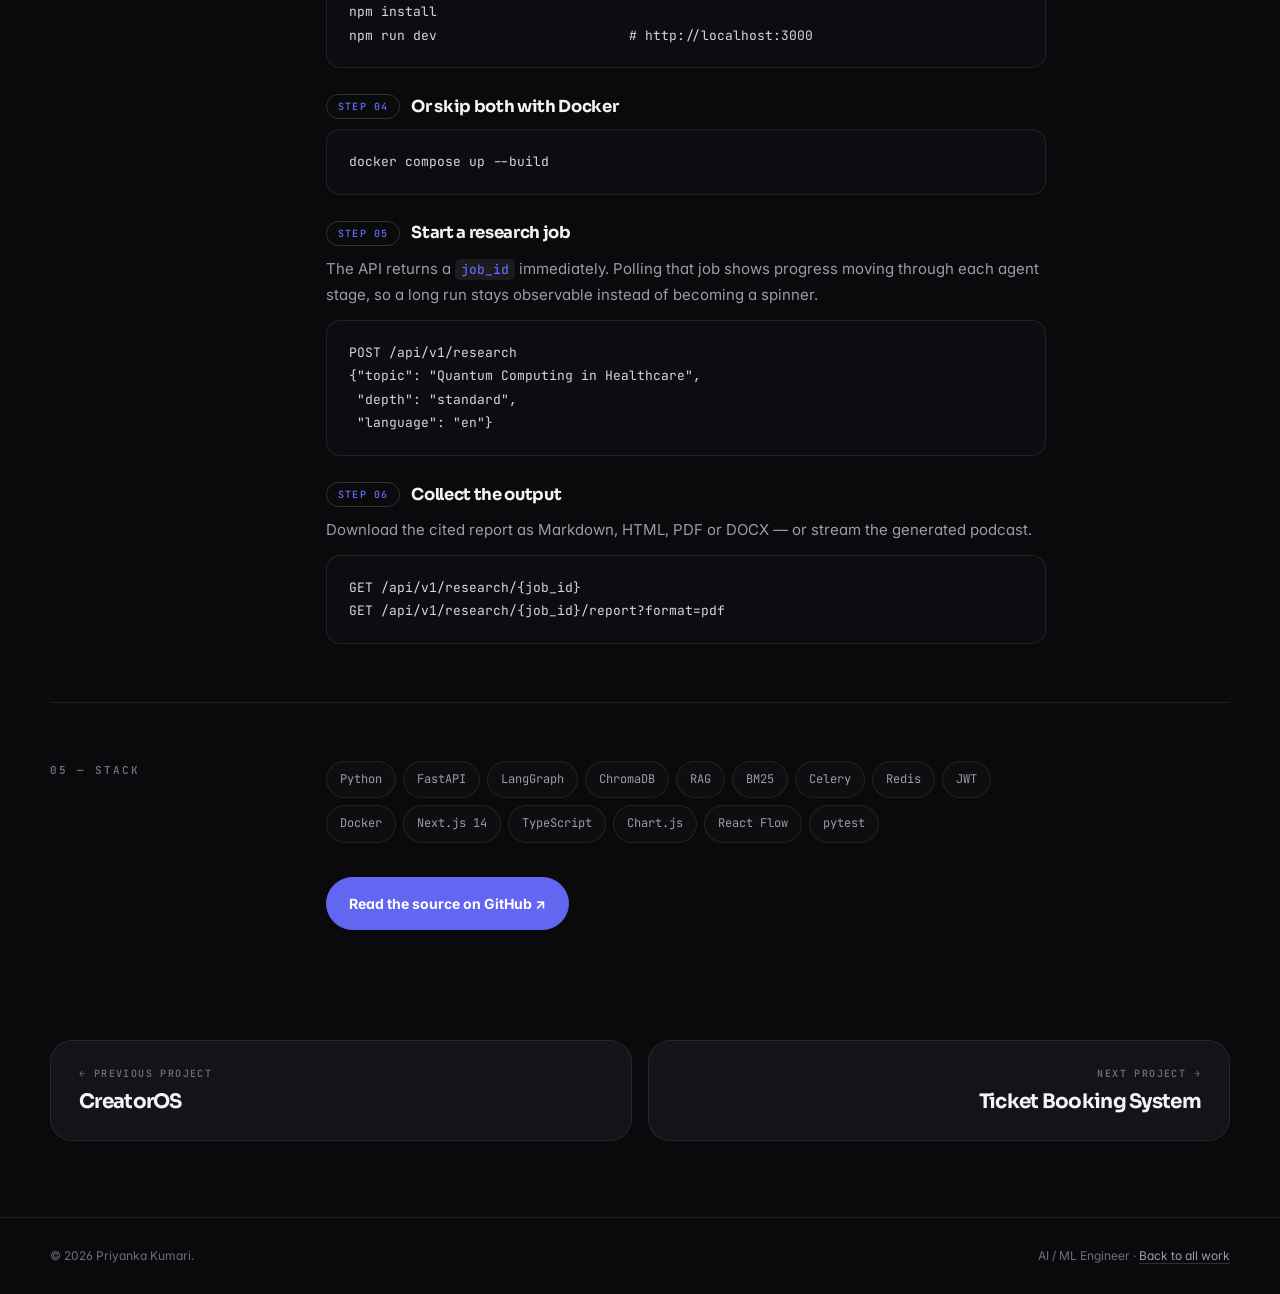
<file: project/ai-research-agent.html>
<!DOCTYPE html>
<html lang="en">
<head>
  <meta charset="UTF-8">
  <meta name="viewport" content="width=device-width, initial-scale=1.0">
  <meta name="description" content="An agentic research platform that takes any topic and returns a fully-cited report — gathering evidence from 13 verified sources, cross-checking claims against each other, scoring ">
  <meta name="author" content="Priyanka Kumari">
  <link rel="canonical" href="https://pinkaofc.github.io/project/ai-research-agent.html">
  <meta property="og:title" content="AI Research Agent — Build log | Priyanka Kumari">
  <meta property="og:description" content="An agentic research platform that takes any topic and returns a fully-cited report — gathering evidence from 13 verified sources, cross-checking claims against each other, scoring ">
  <meta property="og:type" content="article">
  <meta property="og:url" content="https://pinkaofc.github.io/project/ai-research-agent.html">
  <meta property="og:image" content="https://pinkaofc.github.io/assets/og-card.jpg">
  <meta property="og:image:width" content="1200">
  <meta property="og:image:height" content="630">
  <meta property="og:image:alt" content="Priyanka Kumari, AI/ML Engineer — AI systems that hold up in production">
  <meta name="twitter:card" content="summary_large_image">
  <title>AI Research Agent — Build log | Priyanka Kumari</title>
  <link rel="icon" href="../assets/favicon.svg" type="image/svg+xml">
  <link rel="preconnect" href="https://fonts.googleapis.com">
  <link rel="preconnect" href="https://fonts.gstatic.com" crossorigin>
  <link href="https://fonts.googleapis.com/css2?family=Inter:wght@400;500;600;700&family=JetBrains+Mono:wght@400;500;600&family=Sora:wght@500;600;700&display=swap" rel="stylesheet">
  <link rel="stylesheet" href="../style.css">
  <link rel="stylesheet" href="../case.css">
</head>
<body>
  <div class="cursor-glow" aria-hidden="true"></div>
  <a class="skip-link" href="#case-main">Skip to content</a>

  <header class="nav-wrap">
    <nav class="nav container" aria-label="Primary navigation">
      <a class="brand" href="../index.html#top" aria-label="Priyanka Kumari home">Priyanka</a>
      <button class="menu-toggle" aria-label="Open navigation" aria-expanded="false">&#9776;</button>
      <div class="nav-links">
        <a href="../index.html#work">Work</a>
        <a href="../index.html#skills">Skills</a>
        <a href="../index.html#about">About</a>
        <a href="../index.html#contact">Contact</a>
        <a class="nav-cta" href="https://github.com/pinkaofc/AI-Research-Agent-" target="_blank" rel="noreferrer">Repo &#8599;</a>
      </div>
    </nav>
  </header>

  <main id="case-main">
    <article>
      <section class="case-hero container">
        <a class="back-link" href="../index.html#work">&#8592; All work</a>
        <p class="eyebrow">02 &middot; GENAI · AGENTS · RESEARCH</p>
        <h1>AI Research Agent</h1>
        <p class="case-codename">Repository codename &middot; <b>ResearchGPT</b></p>
        <p class="case-lede">An agentic research platform that takes any topic and returns a fully-cited report — gathering evidence from 13 verified sources, cross-checking claims against each other, scoring confidence, and voicing the result as a two-host podcast.</p>
        <dl class="case-meta">
          <div><dt>Role</dt><dd>Architecture + full-stack build</dd></div>
          <div><dt>Core stack</dt><dd>FastAPI · LangGraph · ChromaDB</dd></div>
          <div><dt>Frontend</dt><dd>Next.js 14 · TypeScript</dd></div>
          <div><dt>Surface</dt><dd>REST API + web app</dd></div>
        </dl>
        <div class="hero-actions">
          <a class="button primary" href="https://github.com/pinkaofc/AI-Research-Agent-" target="_blank" rel="noreferrer">View repository &#8599;</a>
          <a class="button secondary" href="#walkthrough">Jump to walkthrough &#8595;</a>
        </div>
      </section>

      <section class="container">
        <div class="case-stats reveal">
          <div><strong>13</strong><span>research sources</span></div>
          <div><strong>4</strong><span>LLM providers with failover</span></div>
          <div><strong>4</strong><span>report formats</span></div>
          <div><strong>8</strong><span>agent pipeline stages</span></div>
        </div>
      </section>

      <section class="container case-section reveal">
        <div class="case-grid">
          <div class="case-side"><p class="eyebrow">01 &mdash; THE PROBLEM</p></div>
          <div class="case-body">
            <p>Most research tools sit at one of two extremes. Chatbots write fluent summaries but invent citations. Search engines return links and leave the synthesis to you. Neither one verifies anything.</p>
            <p>I wanted a system where every paragraph traces back to a real source, and where disagreement <em>between</em> sources is surfaced rather than quietly averaged away. That constraint — traceability first — drove almost every architectural decision below.</p>
            <p>The result is deliberately not a chatbot. It is an agentic pipeline with discrete, inspectable stages.</p>
          </div>
        </div>
      </section>

      <section class="container case-section reveal">
        <div class="case-grid">
          <div class="case-side"><p class="eyebrow">02 &mdash; ARCHITECTURE</p></div>
          <div class="case-body">
            <div class="diagram-wrap"><pre class="diagram">Planner → Research → Retriever → Fact Checker → Writer → Visualization → Podcast → Report</pre></div>
          </div>
        </div>
      </section>

      <section id="build-log" class="container case-section reveal">
        <div class="case-grid">
          <div class="case-side">
            <p class="eyebrow">03 &mdash; BUILD LOG</p>
            <p class="case-side-note">The decisions that shaped the system, and why each one was made.</p>
          </div>
          <div class="case-body">
            <ol class="log">
              <li>
                <h3>Thirteen sources behind one interface</h3>
                <p>Wikipedia, SerpAPI, Tavily, arXiv, Semantic Scholar, CrossRef, GitHub, HuggingFace, Kaggle, GNews, NewsAPI, PubMed and OpenAlex each live behind a single <code>SourceAdapter</code> contract. Adding a fourteenth is one new file plus one line in the registry — no changes to the agents that consume them.</p>
              </li>
              <li>
                <h3>Provider failover instead of a single LLM</h3>
                <p>Gemini → OpenRouter → Groq → Ollama, with automatic failover down the chain. Swapping the model that powers any stage is pure configuration, so a rate limit or an outage degrades the run instead of ending it.</p>
              </li>
              <li>
                <h3>Hybrid retrieval, not vectors alone</h3>
                <p>Pure vector search misses exact terms; pure keyword search misses paraphrase. The retriever runs both — ChromaDB with sentence-transformer embeddings alongside BM25 — and merges them with reciprocal rank fusion. Chunking is sentence-aware, so citations never land mid-sentence.</p>
              </li>
              <li>
                <h3>Fact checking as its own pipeline stage</h3>
                <p>Verification is a stage, not a prompt suffix. Claims are cross-checked across sources, conflicts are detected and resolved to a &ldquo;likely correct&rdquo; reading, and both per-claim and overall confidence scores travel with the finished report.</p>
              </li>
              <li>
                <h3>Charts built from data, never from the model</h3>
                <p>Publication trends, GitHub stars and model-download figures are computed deterministically from the raw API responses. The LLM is trusted only with the knowledge graph and the Mermaid mind map — the places where being generative is actually the point.</p>
              </li>
              <li>
                <h3>Production hygiene from the start</h3>
                <p>Structured logging that records latency and token usage per stage, Redis caching that degrades gracefully when Redis is absent, exponential-backoff retries, JWT auth, Celery workers and Docker Compose. The test suite mocks every external API, so <code>pytest</code> runs with no network and no keys.</p>
              </li>
            </ol>
          </div>
        </div>
      </section>

      <section id="walkthrough" class="container case-section reveal">
        <div class="case-grid">
          <div class="case-side">
            <p class="eyebrow">04 &mdash; WALKTHROUGH</p>
            <p class="case-side-note">Running it end to end.</p>
          </div>
          <div class="case-body">
            <div class="case-live">
              <span class="dot-idle">&#9675; Not deployed</span>
              <span>Target: <b>Render / HF Spaces</b> &mdash; needs LLM API keys. Until then, the steps below run it locally.</span>
            </div>
            <ol class="walk">
              <li>
                <h3>Configure</h3>
                <p>Copy the example env file and add keys. Wikipedia, arXiv, CrossRef, OpenAlex, PubMed, Semantic Scholar, GitHub and HuggingFace all work with no key at all — a single LLM key is enough for a working system.</p>
                <pre class="code"><code>cp .env.example .env</code></pre>
              </li>
              <li>
                <h3>Run the backend</h3>
                <p>SQLite is the default database, so there is no setup step. Redis is optional in development; without it the cache simply no-ops, and jobs run in-process unless <code>USE_CELERY=true</code>.</p>
                <pre class="code"><code>cd backend
python -m venv .venv &amp;&amp; .venv\Scripts\activate
pip install -r requirements.txt
uvicorn app.main:app --reload      # http://localhost:8000/docs</code></pre>
              </li>
              <li>
                <h3>Run the frontend</h3>
                <pre class="code"><code>cd frontend
npm install
npm run dev                        # http://localhost:3000</code></pre>
              </li>
              <li>
                <h3>Or skip both with Docker</h3>
                <pre class="code"><code>docker compose up --build</code></pre>
              </li>
              <li>
                <h3>Start a research job</h3>
                <p>The API returns a <code>job_id</code> immediately. Polling that job shows progress moving through each agent stage, so a long run stays observable instead of becoming a spinner.</p>
                <pre class="code"><code>POST /api/v1/research
{"topic": "Quantum Computing in Healthcare",
 "depth": "standard",
 "language": "en"}</code></pre>
              </li>
              <li>
                <h3>Collect the output</h3>
                <p>Download the cited report as Markdown, HTML, PDF or DOCX — or stream the generated podcast.</p>
                <pre class="code"><code>GET /api/v1/research/{job_id}
GET /api/v1/research/{job_id}/report?format=pdf</code></pre>
              </li>
            </ol>
          </div>
        </div>
      </section>

      <section class="container case-section reveal">
        <div class="case-grid">
          <div class="case-side"><p class="eyebrow">05 &mdash; STACK</p></div>
          <div class="case-body">
            <div class="chips big"><span>Python</span><span>FastAPI</span><span>LangGraph</span><span>ChromaDB</span><span>RAG</span><span>BM25</span><span>Celery</span><span>Redis</span><span>JWT</span><span>Docker</span><span>Next.js 14</span><span>TypeScript</span><span>Chart.js</span><span>React Flow</span><span>pytest</span></div>
            <a class="button primary case-repo-cta" href="https://github.com/pinkaofc/AI-Research-Agent-" target="_blank" rel="noreferrer">Read the source on GitHub &#8599;</a>
          </div>
        </div>
      </section>

      <nav class="case-pager container" aria-label="Project navigation">
        <a class="pager-link prev" href="creator-os.html"><span class="pager-dir">&#8592; Previous project</span><span class="pager-title">CreatorOS</span></a>
        <a class="pager-link next" href="ticket-booking-system.html"><span class="pager-dir">Next project &#8594;</span><span class="pager-title">Ticket Booking System</span></a>
      </nav>
    </article>
  </main>

  <footer class="footer">
    <div class="container">
      <span>&copy; <span id="year"></span> Priyanka Kumari.</span>
      <span>AI / ML Engineer &middot; <a href="../index.html#work">Back to all work</a></span>
    </div>
  </footer>

  <script src="../script.js"></script>
</body>
</html>
</file>
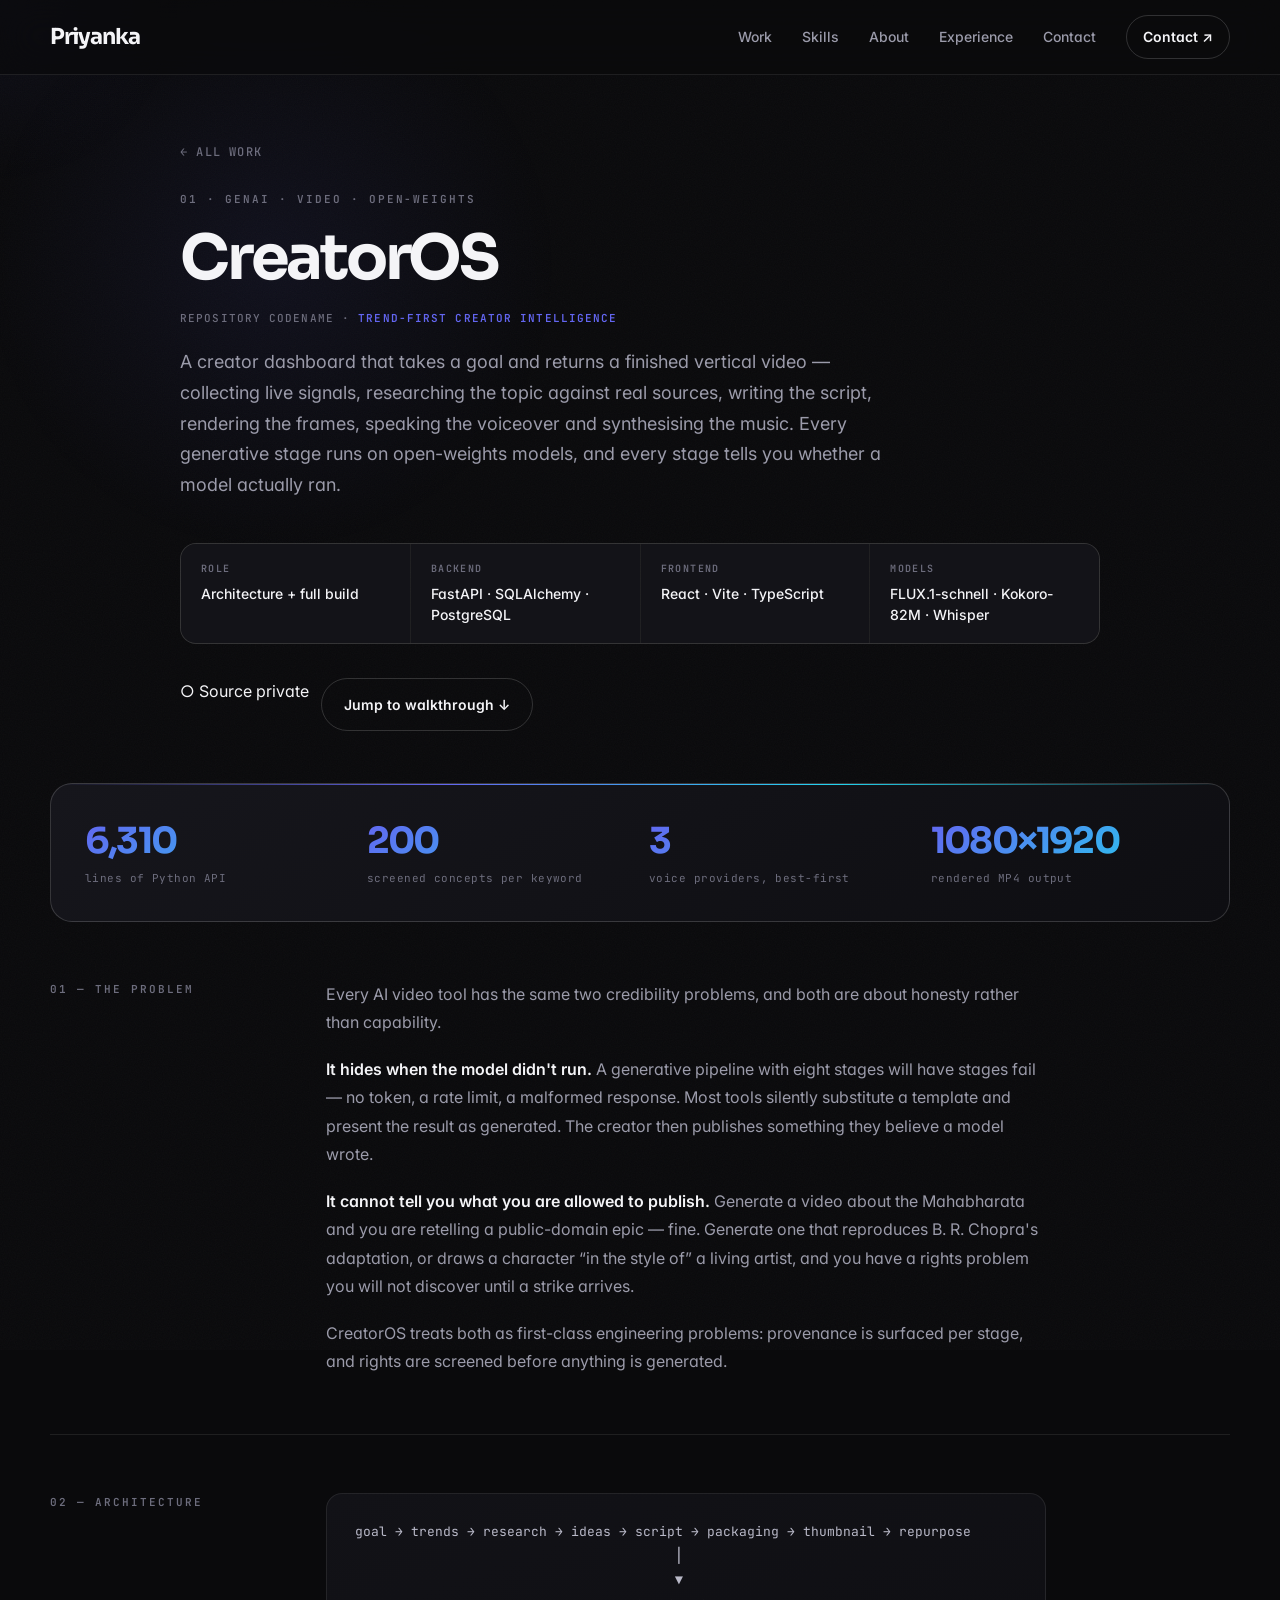
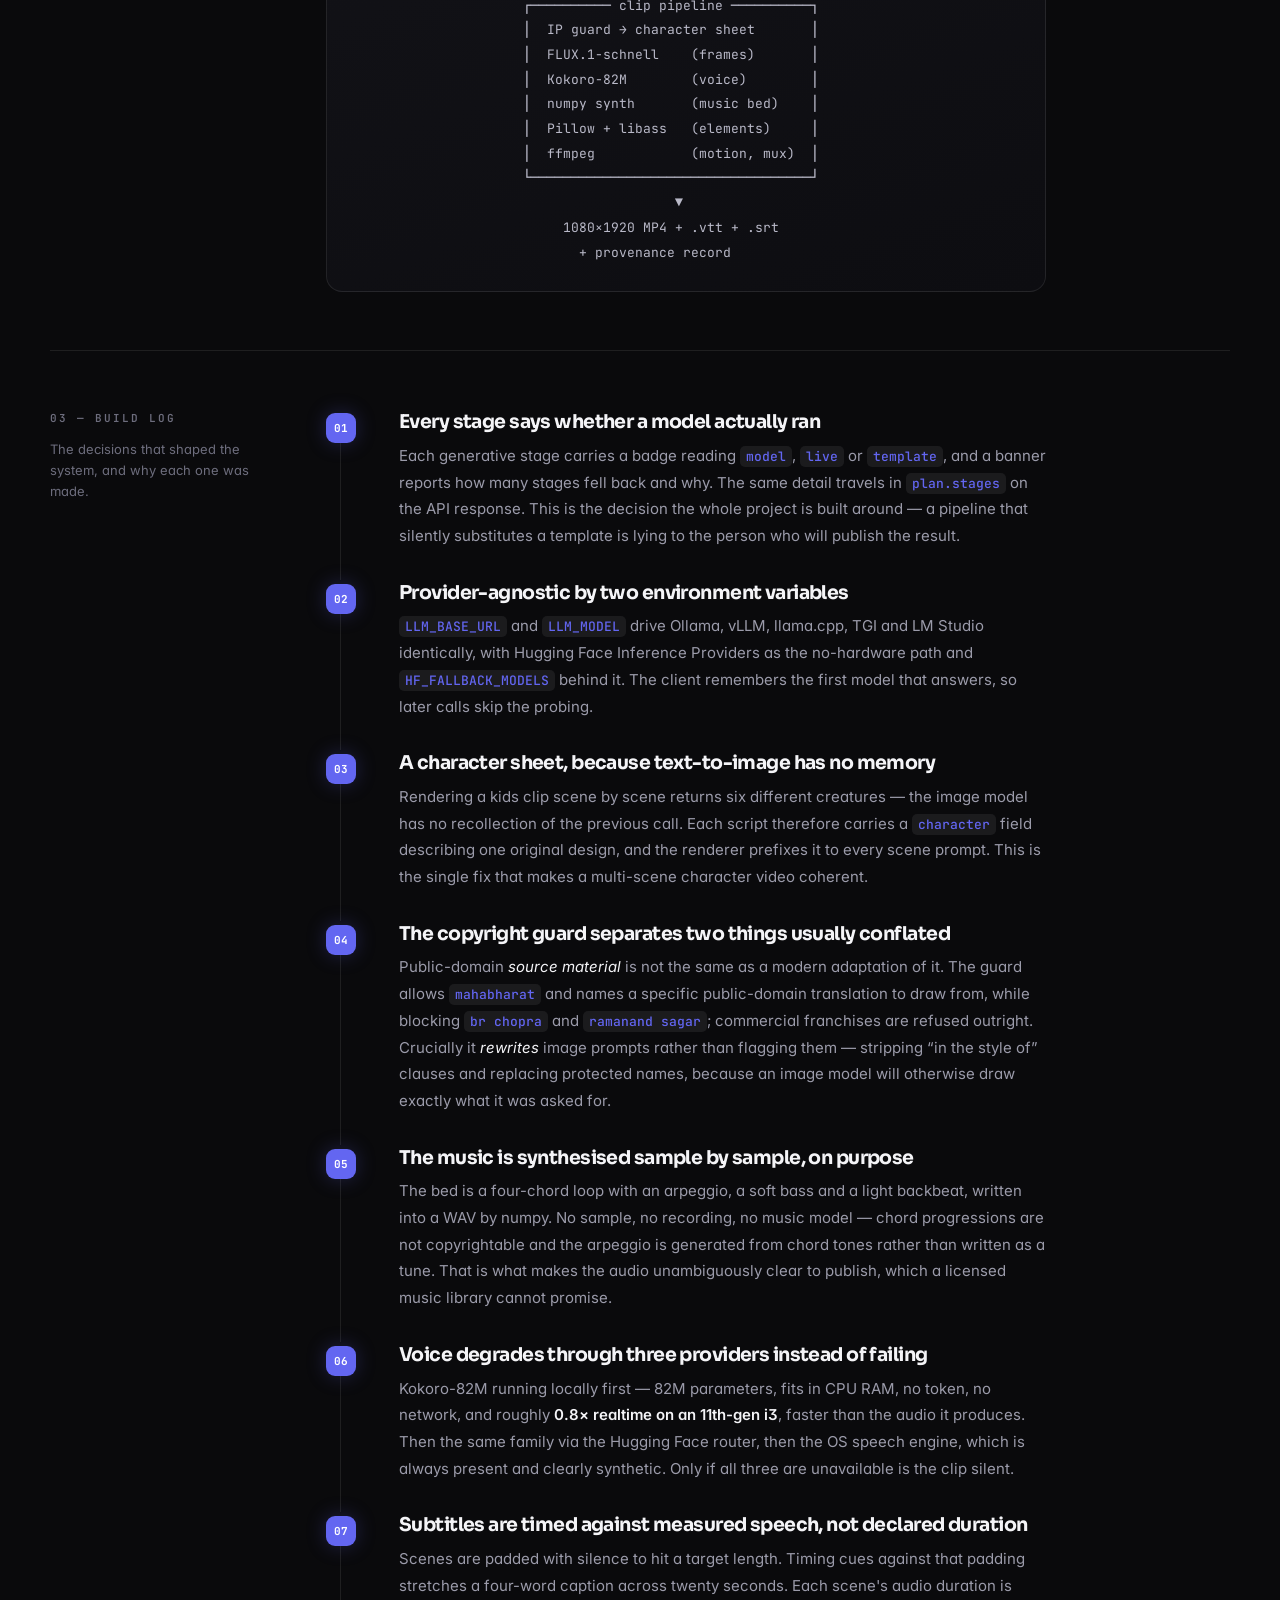
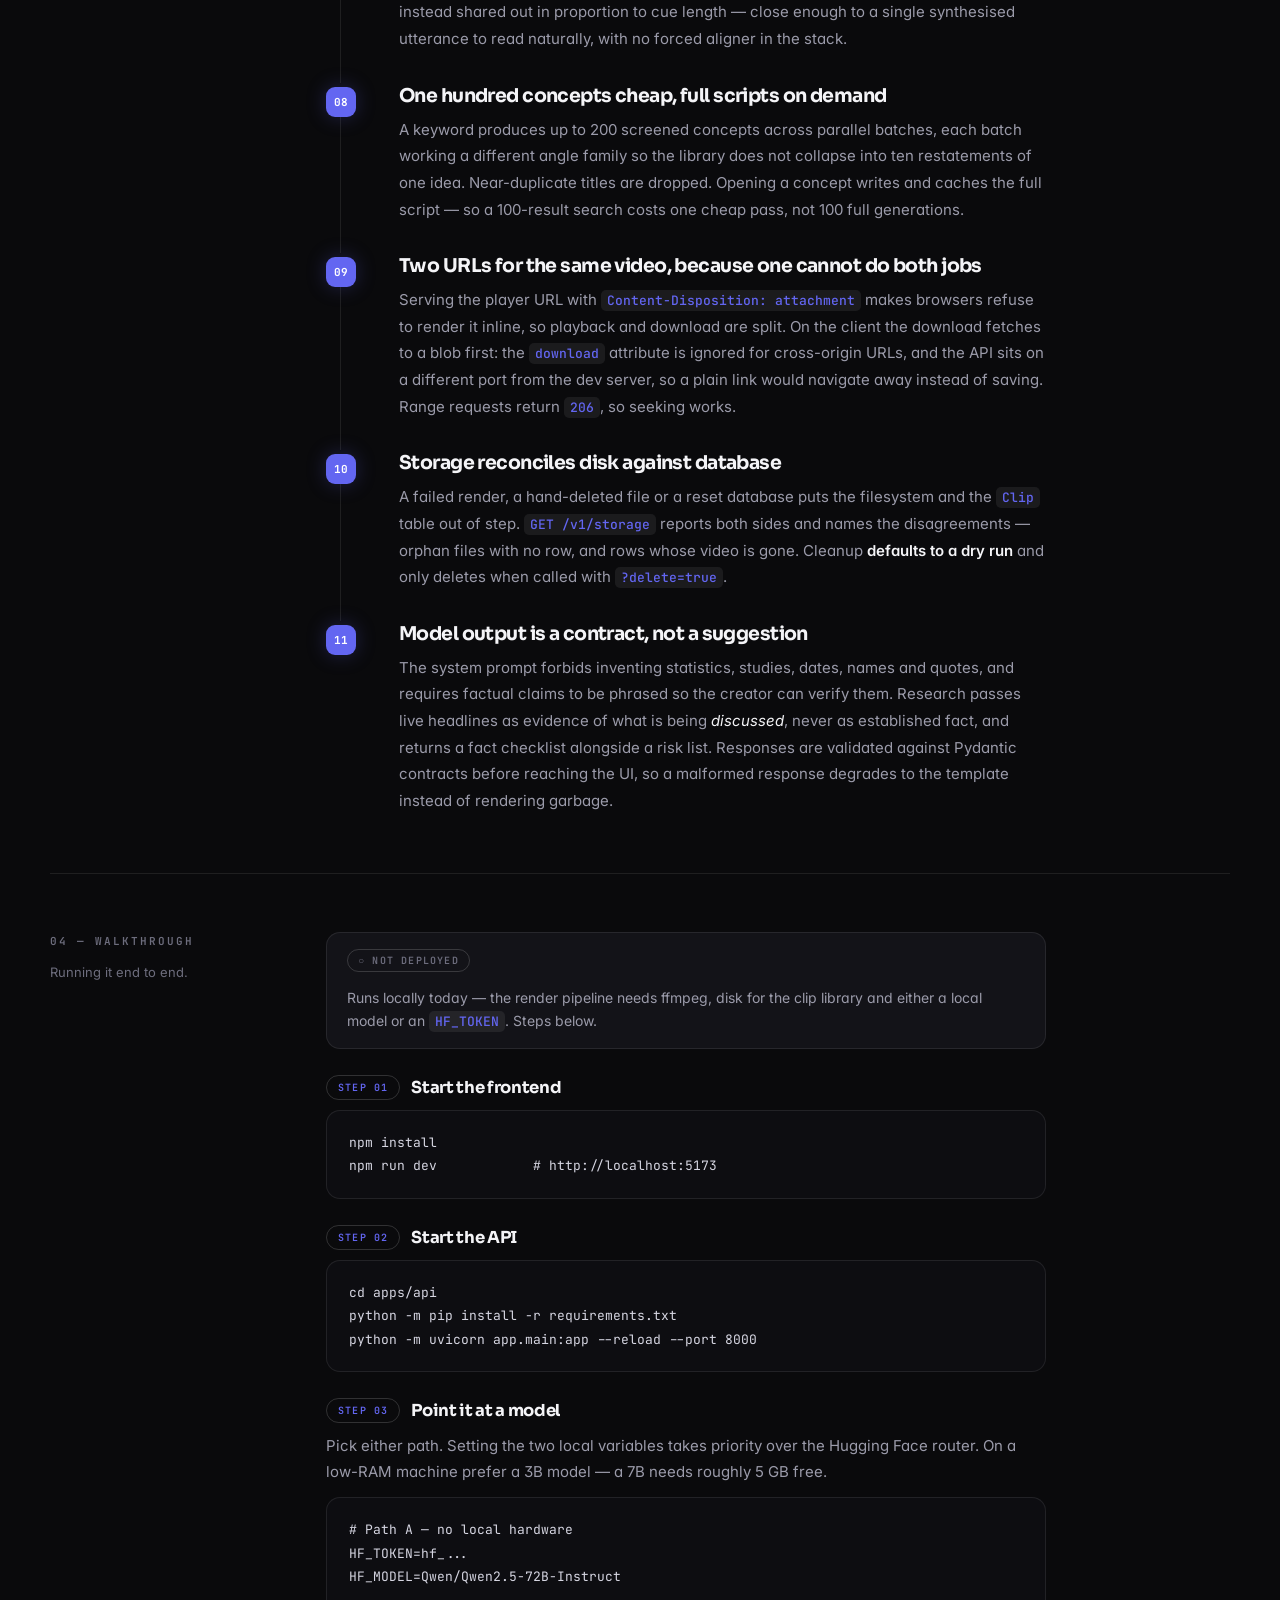
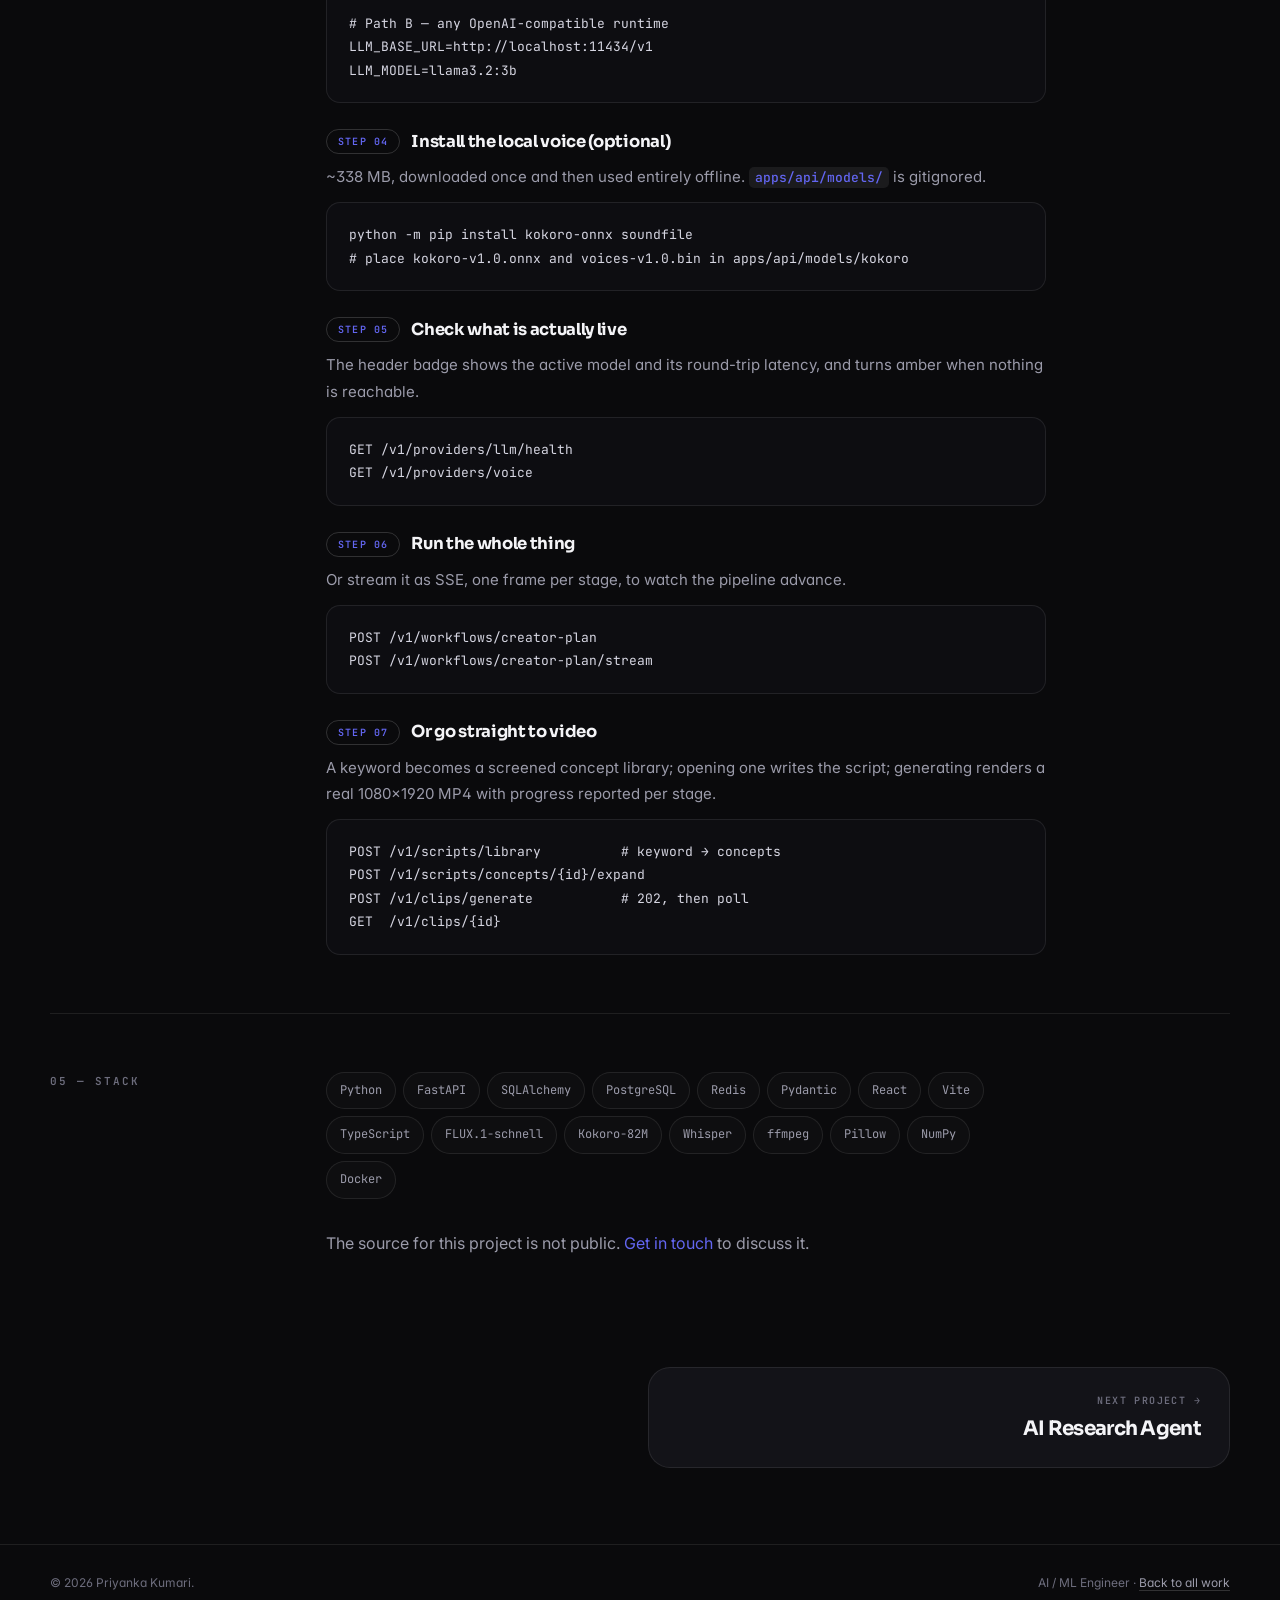
<file: project/creator-os.html>
<!DOCTYPE html>
<html lang="en">
<head>
  <meta charset="UTF-8">
  <meta name="viewport" content="width=device-width, initial-scale=1.0">
  <meta name="description" content="A creator dashboard that takes a goal and returns a finished vertical video — collecting live signals, researching the topic against real sources, writing the script, rendering the">
  <meta name="author" content="Priyanka Kumari">
  <link rel="canonical" href="https://pinkaofc.github.io/project/creator-os.html">
  <meta property="og:title" content="CreatorOS — Build log | Priyanka Kumari">
  <meta property="og:description" content="A creator dashboard that takes a goal and returns a finished vertical video — collecting live signals, researching the topic against real sources, writing the script, rendering the">
  <meta property="og:type" content="article">
  <meta property="og:url" content="https://pinkaofc.github.io/project/creator-os.html">
  <meta property="og:image" content="https://pinkaofc.github.io/assets/og-card.jpg">
  <meta property="og:image:width" content="1200">
  <meta property="og:image:height" content="630">
  <meta property="og:image:alt" content="Priyanka Kumari, AI/ML Engineer — AI systems that hold up in production">
  <meta name="twitter:card" content="summary_large_image">
  <title>CreatorOS — Build log | Priyanka Kumari</title>
  <link rel="icon" href="../assets/favicon.svg" type="image/svg+xml">
  <meta name="theme-color" content="#0a0a0c">
  <link rel="preconnect" href="https://fonts.googleapis.com">
  <link rel="preconnect" href="https://fonts.gstatic.com" crossorigin>
  <link href="https://fonts.googleapis.com/css2?family=Inter:wght@400;500;600;700&family=JetBrains+Mono:wght@400;500;600&family=Sora:wght@500;600;700&display=swap" rel="stylesheet">
  <link rel="stylesheet" href="../style.css">
  <link rel="stylesheet" href="../case.css">
</head>
<body>
  <div class="scroll-progress" aria-hidden="true"></div>
  <div class="cursor-glow" aria-hidden="true"></div>
  <a class="skip-link" href="#case-main">Skip to content</a>

  <header class="nav-wrap">
    <nav class="nav container" aria-label="Primary navigation">
      <a class="brand" href="../index.html#top" aria-label="Priyanka Kumari home">Priyanka</a>
      <button class="menu-toggle" aria-label="Open navigation" aria-expanded="false">&#9776;</button>
      <div class="nav-links">
        <a href="../index.html#work">Work</a>
        <a href="../index.html#skills">Skills</a>
        <a href="../index.html#about">About</a>
        <a href="../index.html#experience">Experience</a>
        <a href="../index.html#contact">Contact</a>
        <a class="nav-cta" href="../index.html#contact">Contact &#8599;</a>
      </div>
    </nav>
  </header>

  <main id="case-main">
    <article>
      <section class="case-hero container">
        <a class="back-link" href="../index.html#work">&#8592; All work</a>
        <p class="eyebrow">01 &middot; GENAI · VIDEO · OPEN-WEIGHTS</p>
        <h1>CreatorOS</h1>
        <p class="case-codename">Repository codename &middot; <b>Trend-First Creator Intelligence</b></p>
        <p class="case-lede">A creator dashboard that takes a goal and returns a finished vertical video — collecting live signals, researching the topic against real sources, writing the script, rendering the frames, speaking the voiceover and synthesising the music. Every generative stage runs on open-weights models, and every stage tells you whether a model actually ran.</p>
        <dl class="case-meta">
          <div><dt>Role</dt><dd>Architecture + full build</dd></div>
          <div><dt>Backend</dt><dd>FastAPI · SQLAlchemy · PostgreSQL</dd></div>
          <div><dt>Frontend</dt><dd>React · Vite · TypeScript</dd></div>
          <div><dt>Models</dt><dd>FLUX.1-schnell · Kokoro-82M · Whisper</dd></div>
        </dl>
        <div class="hero-actions">
          <span class="dot-idle">&#9675; Source private</span>
          <a class="button secondary" href="#walkthrough">Jump to walkthrough &#8595;</a>
        </div>
      </section>

      <section class="container">
        <div class="case-stats reveal">
          <div><strong>6,310</strong><span>lines of Python API</span></div>
          <div><strong>200</strong><span>screened concepts per keyword</span></div>
          <div><strong>3</strong><span>voice providers, best-first</span></div>
          <div><strong>1080×1920</strong><span>rendered MP4 output</span></div>
        </div>
      </section>

      <section class="container case-section reveal">
        <div class="case-grid">
          <div class="case-side"><p class="eyebrow">01 &mdash; THE PROBLEM</p></div>
          <div class="case-body">
            <p>Every AI video tool has the same two credibility problems, and both are about honesty rather than capability.</p>
            <p><strong>It hides when the model didn't run.</strong> A generative pipeline with eight stages will have stages fail — no token, a rate limit, a malformed response. Most tools silently substitute a template and present the result as generated. The creator then publishes something they believe a model wrote.</p>
            <p><strong>It cannot tell you what you are allowed to publish.</strong> Generate a video about the Mahabharata and you are retelling a public-domain epic — fine. Generate one that reproduces B. R. Chopra's adaptation, or draws a character &ldquo;in the style of&rdquo; a living artist, and you have a rights problem you will not discover until a strike arrives.</p>
            <p>CreatorOS treats both as first-class engineering problems: provenance is surfaced per stage, and rights are screened before anything is generated.</p>
          </div>
        </div>
      </section>

      <section class="container case-section reveal">
        <div class="case-grid">
          <div class="case-side"><p class="eyebrow">02 &mdash; ARCHITECTURE</p></div>
          <div class="case-body">
            <div class="diagram-wrap"><pre class="diagram">goal → trends → research → ideas → script → packaging → thumbnail → repurpose
                                        │
                                        ▼
                     ┌────────── clip pipeline ──────────┐
                     │  IP guard → character sheet       │
                     │  FLUX.1-schnell    (frames)       │
                     │  Kokoro-82M        (voice)        │
                     │  numpy synth       (music bed)    │
                     │  Pillow + libass   (elements)     │
                     │  ffmpeg            (motion, mux)  │
                     └───────────────────────────────────┘
                                        ▼
                          1080×1920 MP4 + .vtt + .srt
                            + provenance record</pre></div>
          </div>
        </div>
      </section>

      <section id="build-log" class="container case-section reveal">
        <div class="case-grid">
          <div class="case-side">
            <p class="eyebrow">03 &mdash; BUILD LOG</p>
            <p class="case-side-note">The decisions that shaped the system, and why each one was made.</p>
          </div>
          <div class="case-body">
            <ol class="log">
              <li>
                <h3>Every stage says whether a model actually ran</h3>
                <p>Each generative stage carries a badge reading <code>model</code>, <code>live</code> or <code>template</code>, and a banner reports how many stages fell back and why. The same detail travels in <code>plan.stages</code> on the API response. This is the decision the whole project is built around — a pipeline that silently substitutes a template is lying to the person who will publish the result.</p>
              </li>
              <li>
                <h3>Provider-agnostic by two environment variables</h3>
                <p><code>LLM_BASE_URL</code> and <code>LLM_MODEL</code> drive Ollama, vLLM, llama.cpp, TGI and LM Studio identically, with Hugging Face Inference Providers as the no-hardware path and <code>HF_FALLBACK_MODELS</code> behind it. The client remembers the first model that answers, so later calls skip the probing.</p>
              </li>
              <li>
                <h3>A character sheet, because text-to-image has no memory</h3>
                <p>Rendering a kids clip scene by scene returns six different creatures — the image model has no recollection of the previous call. Each script therefore carries a <code>character</code> field describing one original design, and the renderer prefixes it to every scene prompt. This is the single fix that makes a multi-scene character video coherent.</p>
              </li>
              <li>
                <h3>The copyright guard separates two things usually conflated</h3>
                <p>Public-domain <em>source material</em> is not the same as a modern adaptation of it. The guard allows <code>mahabharat</code> and names a specific public-domain translation to draw from, while blocking <code>br chopra</code> and <code>ramanand sagar</code>; commercial franchises are refused outright. Crucially it <em>rewrites</em> image prompts rather than flagging them — stripping &ldquo;in the style of&rdquo; clauses and replacing protected names, because an image model will otherwise draw exactly what it was asked for.</p>
              </li>
              <li>
                <h3>The music is synthesised sample by sample, on purpose</h3>
                <p>The bed is a four-chord loop with an arpeggio, a soft bass and a light backbeat, written into a WAV by numpy. No sample, no recording, no music model — chord progressions are not copyrightable and the arpeggio is generated from chord tones rather than written as a tune. That is what makes the audio unambiguously clear to publish, which a licensed music library cannot promise.</p>
              </li>
              <li>
                <h3>Voice degrades through three providers instead of failing</h3>
                <p>Kokoro-82M running locally first — 82M parameters, fits in CPU RAM, no token, no network, and roughly <strong>0.8× realtime on an 11th-gen i3</strong>, faster than the audio it produces. Then the same family via the Hugging Face router, then the OS speech engine, which is always present and clearly synthetic. Only if all three are unavailable is the clip silent.</p>
              </li>
              <li>
                <h3>Subtitles are timed against measured speech, not declared duration</h3>
                <p>Scenes are padded with silence to hit a target length. Timing cues against that padding stretches a four-word caption across twenty seconds. Each scene's audio duration is instead shared out in proportion to cue length — close enough to a single synthesised utterance to read naturally, with no forced aligner in the stack.</p>
              </li>
              <li>
                <h3>One hundred concepts cheap, full scripts on demand</h3>
                <p>A keyword produces up to 200 screened concepts across parallel batches, each batch working a different angle family so the library does not collapse into ten restatements of one idea. Near-duplicate titles are dropped. Opening a concept writes and caches the full script — so a 100-result search costs one cheap pass, not 100 full generations.</p>
              </li>
              <li>
                <h3>Two URLs for the same video, because one cannot do both jobs</h3>
                <p>Serving the player URL with <code>Content-Disposition: attachment</code> makes browsers refuse to render it inline, so playback and download are split. On the client the download fetches to a blob first: the <code>download</code> attribute is ignored for cross-origin URLs, and the API sits on a different port from the dev server, so a plain link would navigate away instead of saving. Range requests return <code>206</code>, so seeking works.</p>
              </li>
              <li>
                <h3>Storage reconciles disk against database</h3>
                <p>A failed render, a hand-deleted file or a reset database puts the filesystem and the <code>Clip</code> table out of step. <code>GET /v1/storage</code> reports both sides and names the disagreements — orphan files with no row, and rows whose video is gone. Cleanup <strong>defaults to a dry run</strong> and only deletes when called with <code>?delete=true</code>.</p>
              </li>
              <li>
                <h3>Model output is a contract, not a suggestion</h3>
                <p>The system prompt forbids inventing statistics, studies, dates, names and quotes, and requires factual claims to be phrased so the creator can verify them. Research passes live headlines as evidence of what is being <em>discussed</em>, never as established fact, and returns a fact checklist alongside a risk list. Responses are validated against Pydantic contracts before reaching the UI, so a malformed response degrades to the template instead of rendering garbage.</p>
              </li>
            </ol>
          </div>
        </div>
      </section>

      <section id="walkthrough" class="container case-section reveal">
        <div class="case-grid">
          <div class="case-side">
            <p class="eyebrow">04 &mdash; WALKTHROUGH</p>
            <p class="case-side-note">Running it end to end.</p>
          </div>
          <div class="case-body">
            <div class="case-live">
              <span class="dot-idle">&#9675; Not deployed</span>
              <span>Runs locally today &mdash; the render pipeline needs ffmpeg, disk for the clip library and either a local model or an <code>HF_TOKEN</code>. Steps below.</span>
            </div>
            <ol class="walk">
              <li>
                <h3>Start the frontend</h3>
                <pre class="code"><code>npm install
npm run dev            # http://localhost:5173</code></pre>
              </li>
              <li>
                <h3>Start the API</h3>
                <pre class="code"><code>cd apps/api
python -m pip install -r requirements.txt
python -m uvicorn app.main:app --reload --port 8000</code></pre>
              </li>
              <li>
                <h3>Point it at a model</h3>
                <p>Pick either path. Setting the two local variables takes priority over the Hugging Face router. On a low-RAM machine prefer a 3B model — a 7B needs roughly 5&nbsp;GB free.</p>
                <pre class="code"><code># Path A — no local hardware
HF_TOKEN=hf_...
HF_MODEL=Qwen/Qwen2.5-72B-Instruct

# Path B — any OpenAI-compatible runtime
LLM_BASE_URL=http://localhost:11434/v1
LLM_MODEL=llama3.2:3b</code></pre>
              </li>
              <li>
                <h3>Install the local voice (optional)</h3>
                <p>~338&nbsp;MB, downloaded once and then used entirely offline. <code>apps/api/models/</code> is gitignored.</p>
                <pre class="code"><code>python -m pip install kokoro-onnx soundfile
# place kokoro-v1.0.onnx and voices-v1.0.bin in apps/api/models/kokoro</code></pre>
              </li>
              <li>
                <h3>Check what is actually live</h3>
                <p>The header badge shows the active model and its round-trip latency, and turns amber when nothing is reachable.</p>
                <pre class="code"><code>GET /v1/providers/llm/health
GET /v1/providers/voice</code></pre>
              </li>
              <li>
                <h3>Run the whole thing</h3>
                <p>Or stream it as SSE, one frame per stage, to watch the pipeline advance.</p>
                <pre class="code"><code>POST /v1/workflows/creator-plan
POST /v1/workflows/creator-plan/stream</code></pre>
              </li>
              <li>
                <h3>Or go straight to video</h3>
                <p>A keyword becomes a screened concept library; opening one writes the script; generating renders a real 1080&times;1920 MP4 with progress reported per stage.</p>
                <pre class="code"><code>POST /v1/scripts/library          # keyword → concepts
POST /v1/scripts/concepts/{id}/expand
POST /v1/clips/generate           # 202, then poll
GET  /v1/clips/{id}</code></pre>
              </li>
            </ol>
          </div>
        </div>
      </section>

      <section class="container case-section reveal">
        <div class="case-grid">
          <div class="case-side"><p class="eyebrow">05 &mdash; STACK</p></div>
          <div class="case-body">
            <div class="chips big"><span>Python</span><span>FastAPI</span><span>SQLAlchemy</span><span>PostgreSQL</span><span>Redis</span><span>Pydantic</span><span>React</span><span>Vite</span><span>TypeScript</span><span>FLUX.1-schnell</span><span>Kokoro-82M</span><span>Whisper</span><span>ffmpeg</span><span>Pillow</span><span>NumPy</span><span>Docker</span></div>
            <p class="case-side-note" style="margin-top:18px">The source for this project is not public. <a href="../index.html#contact" style="color:var(--accent)">Get in touch</a> to discuss it.</p>
          </div>
        </div>
      </section>

      <nav class="case-pager container" aria-label="Project navigation">
        <span></span>
        <a class="pager-link next" href="ai-research-agent.html"><span class="pager-dir">Next project &#8594;</span><span class="pager-title">AI Research Agent</span></a>
      </nav>
    </article>
  </main>

  <footer class="footer">
    <div class="container">
      <span>&copy; <span id="year"></span> Priyanka Kumari.</span>
      <span>AI / ML Engineer &middot; <a href="../index.html#work">Back to all work</a></span>
    </div>
  </footer>

  <script src="../script.js"></script>
</body>
</html>
</file>
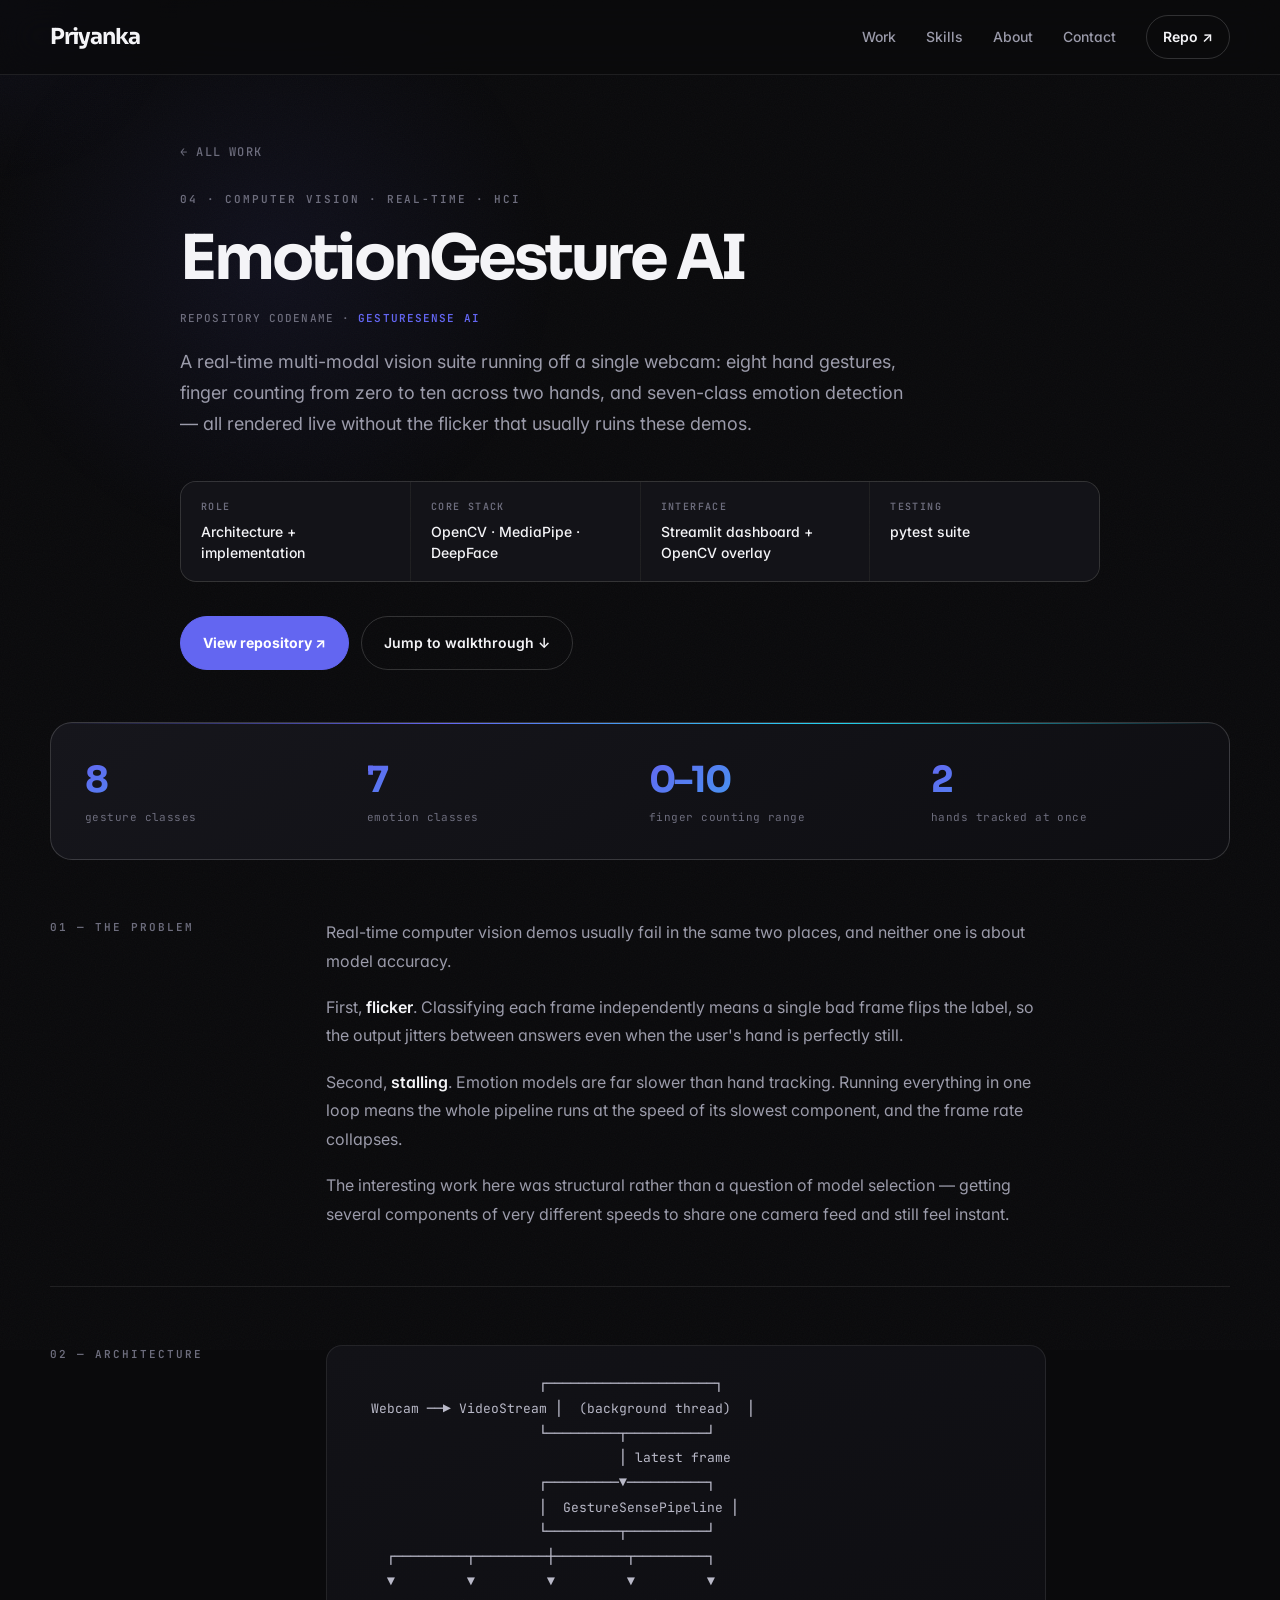
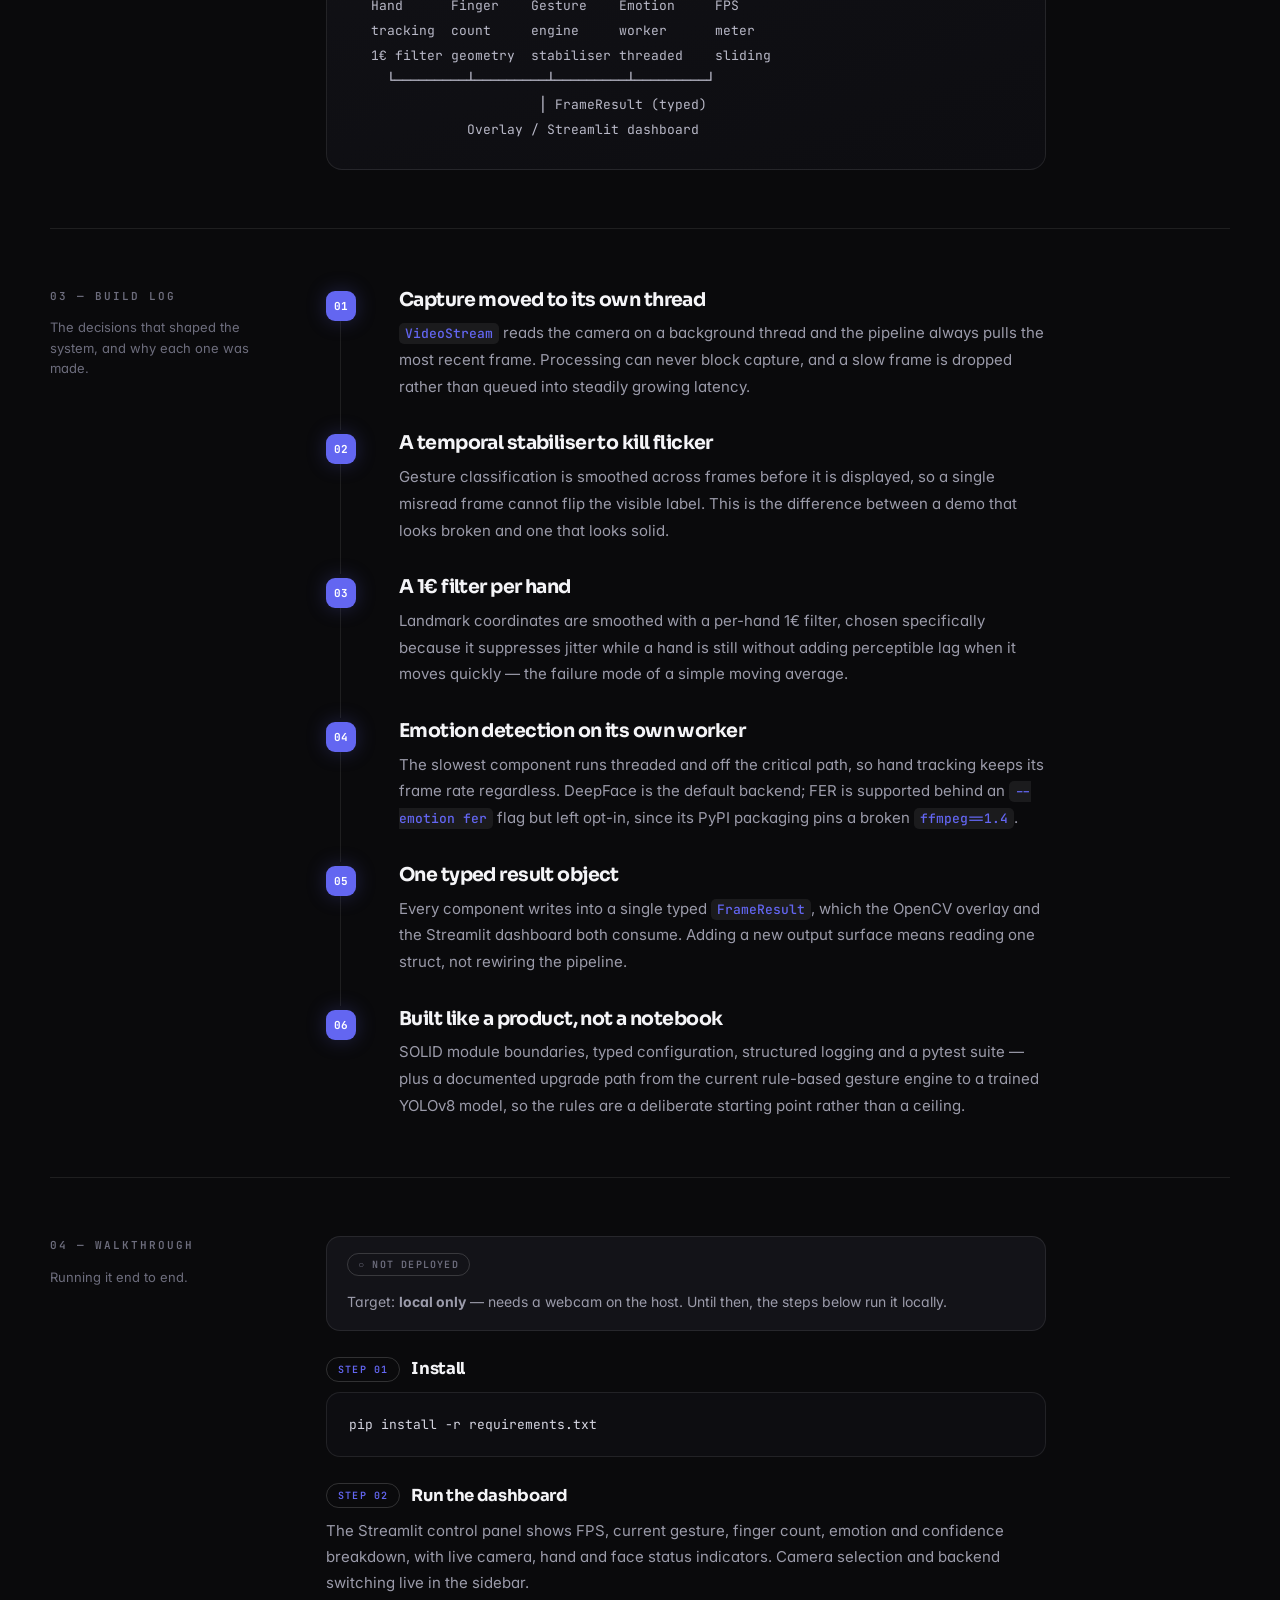
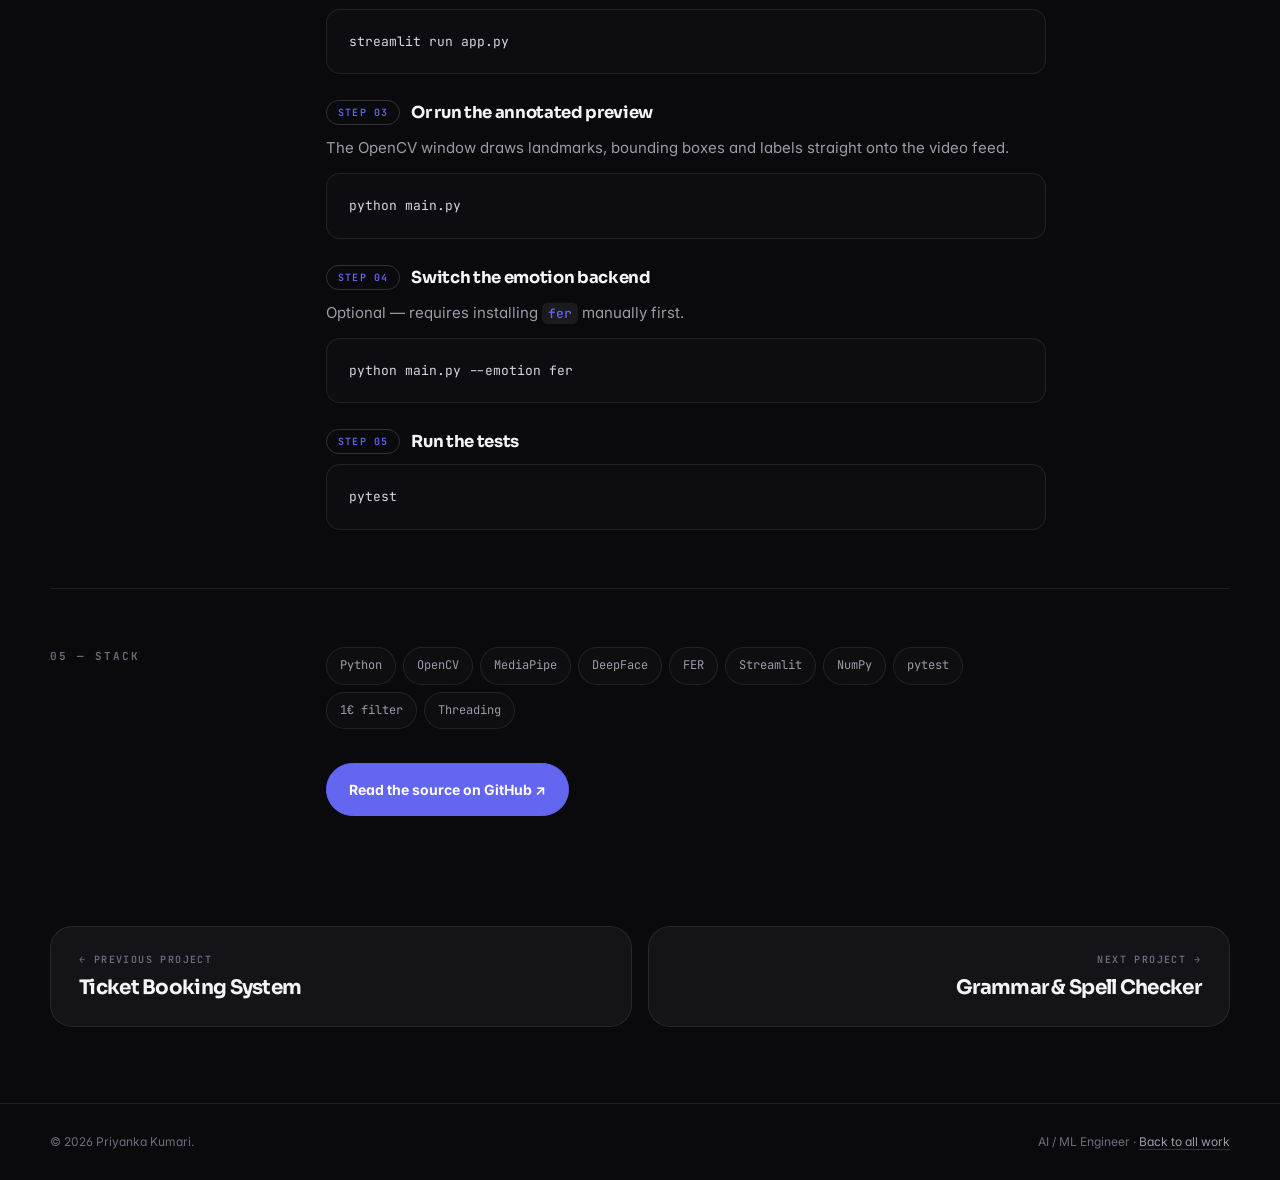
<file: project/emotiongesture-ai.html>
<!DOCTYPE html>
<html lang="en">
<head>
  <meta charset="UTF-8">
  <meta name="viewport" content="width=device-width, initial-scale=1.0">
  <meta name="description" content="A real-time multi-modal vision suite running off a single webcam: eight hand gestures, finger counting from zero to ten across two hands, and seven-class emotion detection — all re">
  <meta name="author" content="Priyanka Kumari">
  <link rel="canonical" href="https://pinkaofc.github.io/project/emotiongesture-ai.html">
  <meta property="og:title" content="EmotionGesture AI — Build log | Priyanka Kumari">
  <meta property="og:description" content="A real-time multi-modal vision suite running off a single webcam: eight hand gestures, finger counting from zero to ten across two hands, and seven-class emotion detection — all re">
  <meta property="og:type" content="article">
  <meta property="og:url" content="https://pinkaofc.github.io/project/emotiongesture-ai.html">
  <meta property="og:image" content="https://pinkaofc.github.io/assets/og-card.jpg">
  <meta property="og:image:width" content="1200">
  <meta property="og:image:height" content="630">
  <meta property="og:image:alt" content="Priyanka Kumari, AI/ML Engineer — AI systems that hold up in production">
  <meta name="twitter:card" content="summary_large_image">
  <title>EmotionGesture AI — Build log | Priyanka Kumari</title>
  <link rel="icon" href="../assets/favicon.svg" type="image/svg+xml">
  <link rel="preconnect" href="https://fonts.googleapis.com">
  <link rel="preconnect" href="https://fonts.gstatic.com" crossorigin>
  <link href="https://fonts.googleapis.com/css2?family=Inter:wght@400;500;600;700&family=JetBrains+Mono:wght@400;500;600&family=Sora:wght@500;600;700&display=swap" rel="stylesheet">
  <link rel="stylesheet" href="../style.css">
  <link rel="stylesheet" href="../case.css">
</head>
<body>
  <div class="cursor-glow" aria-hidden="true"></div>
  <a class="skip-link" href="#case-main">Skip to content</a>

  <header class="nav-wrap">
    <nav class="nav container" aria-label="Primary navigation">
      <a class="brand" href="../index.html#top" aria-label="Priyanka Kumari home">Priyanka</a>
      <button class="menu-toggle" aria-label="Open navigation" aria-expanded="false">&#9776;</button>
      <div class="nav-links">
        <a href="../index.html#work">Work</a>
        <a href="../index.html#skills">Skills</a>
        <a href="../index.html#about">About</a>
        <a href="../index.html#contact">Contact</a>
        <a class="nav-cta" href="https://github.com/pinkaofc/EmotionGesture-AI" target="_blank" rel="noreferrer">Repo &#8599;</a>
      </div>
    </nav>
  </header>

  <main id="case-main">
    <article>
      <section class="case-hero container">
        <a class="back-link" href="../index.html#work">&#8592; All work</a>
        <p class="eyebrow">04 &middot; COMPUTER VISION · REAL-TIME · HCI</p>
        <h1>EmotionGesture AI</h1>
        <p class="case-codename">Repository codename &middot; <b>GestureSense AI</b></p>
        <p class="case-lede">A real-time multi-modal vision suite running off a single webcam: eight hand gestures, finger counting from zero to ten across two hands, and seven-class emotion detection — all rendered live without the flicker that usually ruins these demos.</p>
        <dl class="case-meta">
          <div><dt>Role</dt><dd>Architecture + implementation</dd></div>
          <div><dt>Core stack</dt><dd>OpenCV · MediaPipe · DeepFace</dd></div>
          <div><dt>Interface</dt><dd>Streamlit dashboard + OpenCV overlay</dd></div>
          <div><dt>Testing</dt><dd>pytest suite</dd></div>
        </dl>
        <div class="hero-actions">
          <a class="button primary" href="https://github.com/pinkaofc/EmotionGesture-AI" target="_blank" rel="noreferrer">View repository &#8599;</a>
          <a class="button secondary" href="#walkthrough">Jump to walkthrough &#8595;</a>
        </div>
      </section>

      <section class="container">
        <div class="case-stats reveal">
          <div><strong>8</strong><span>gesture classes</span></div>
          <div><strong>7</strong><span>emotion classes</span></div>
          <div><strong>0–10</strong><span>finger counting range</span></div>
          <div><strong>2</strong><span>hands tracked at once</span></div>
        </div>
      </section>

      <section class="container case-section reveal">
        <div class="case-grid">
          <div class="case-side"><p class="eyebrow">01 &mdash; THE PROBLEM</p></div>
          <div class="case-body">
            <p>Real-time computer vision demos usually fail in the same two places, and neither one is about model accuracy.</p>
            <p>First, <strong>flicker</strong>. Classifying each frame independently means a single bad frame flips the label, so the output jitters between answers even when the user's hand is perfectly still.</p>
            <p>Second, <strong>stalling</strong>. Emotion models are far slower than hand tracking. Running everything in one loop means the whole pipeline runs at the speed of its slowest component, and the frame rate collapses.</p>
            <p>The interesting work here was structural rather than a question of model selection — getting several components of very different speeds to share one camera feed and still feel instant.</p>
          </div>
        </div>
      </section>

      <section class="container case-section reveal">
        <div class="case-grid">
          <div class="case-side"><p class="eyebrow">02 &mdash; ARCHITECTURE</p></div>
          <div class="case-body">
            <div class="diagram-wrap"><pre class="diagram">                       ┌─────────────────────┐
  Webcam ──▶ VideoStream │  (background thread)  │
                       └─────────┬──────────┘
                                 │ latest frame
                       ┌─────────▼──────────┐
                       │  GestureSensePipeline │
                       └─────────┬──────────┘
    ┌─────────┬─────────┼─────────┬─────────┐
    ▼         ▼         ▼         ▼         ▼
  Hand      Finger    Gesture    Emotion     FPS
  tracking  count     engine     worker      meter
  1€ filter geometry  stabiliser threaded    sliding
    └─────────┴─────────┴─────────┴─────────┘
                       │ FrameResult (typed)
              Overlay / Streamlit dashboard</pre></div>
          </div>
        </div>
      </section>

      <section id="build-log" class="container case-section reveal">
        <div class="case-grid">
          <div class="case-side">
            <p class="eyebrow">03 &mdash; BUILD LOG</p>
            <p class="case-side-note">The decisions that shaped the system, and why each one was made.</p>
          </div>
          <div class="case-body">
            <ol class="log">
              <li>
                <h3>Capture moved to its own thread</h3>
                <p><code>VideoStream</code> reads the camera on a background thread and the pipeline always pulls the most recent frame. Processing can never block capture, and a slow frame is dropped rather than queued into steadily growing latency.</p>
              </li>
              <li>
                <h3>A temporal stabiliser to kill flicker</h3>
                <p>Gesture classification is smoothed across frames before it is displayed, so a single misread frame cannot flip the visible label. This is the difference between a demo that looks broken and one that looks solid.</p>
              </li>
              <li>
                <h3>A 1€ filter per hand</h3>
                <p>Landmark coordinates are smoothed with a per-hand 1€ filter, chosen specifically because it suppresses jitter while a hand is still without adding perceptible lag when it moves quickly — the failure mode of a simple moving average.</p>
              </li>
              <li>
                <h3>Emotion detection on its own worker</h3>
                <p>The slowest component runs threaded and off the critical path, so hand tracking keeps its frame rate regardless. DeepFace is the default backend; FER is supported behind an <code>--emotion fer</code> flag but left opt-in, since its PyPI packaging pins a broken <code>ffmpeg==1.4</code>.</p>
              </li>
              <li>
                <h3>One typed result object</h3>
                <p>Every component writes into a single typed <code>FrameResult</code>, which the OpenCV overlay and the Streamlit dashboard both consume. Adding a new output surface means reading one struct, not rewiring the pipeline.</p>
              </li>
              <li>
                <h3>Built like a product, not a notebook</h3>
                <p>SOLID module boundaries, typed configuration, structured logging and a pytest suite — plus a documented upgrade path from the current rule-based gesture engine to a trained YOLOv8 model, so the rules are a deliberate starting point rather than a ceiling.</p>
              </li>
            </ol>
          </div>
        </div>
      </section>

      <section id="walkthrough" class="container case-section reveal">
        <div class="case-grid">
          <div class="case-side">
            <p class="eyebrow">04 &mdash; WALKTHROUGH</p>
            <p class="case-side-note">Running it end to end.</p>
          </div>
          <div class="case-body">
            <div class="case-live">
              <span class="dot-idle">&#9675; Not deployed</span>
              <span>Target: <b>local only</b> &mdash; needs a webcam on the host. Until then, the steps below run it locally.</span>
            </div>
            <ol class="walk">
              <li>
                <h3>Install</h3>
                <pre class="code"><code>pip install -r requirements.txt</code></pre>
              </li>
              <li>
                <h3>Run the dashboard</h3>
                <p>The Streamlit control panel shows FPS, current gesture, finger count, emotion and confidence breakdown, with live camera, hand and face status indicators. Camera selection and backend switching live in the sidebar.</p>
                <pre class="code"><code>streamlit run app.py</code></pre>
              </li>
              <li>
                <h3>Or run the annotated preview</h3>
                <p>The OpenCV window draws landmarks, bounding boxes and labels straight onto the video feed.</p>
                <pre class="code"><code>python main.py</code></pre>
              </li>
              <li>
                <h3>Switch the emotion backend</h3>
                <p>Optional — requires installing <code>fer</code> manually first.</p>
                <pre class="code"><code>python main.py --emotion fer</code></pre>
              </li>
              <li>
                <h3>Run the tests</h3>
                <pre class="code"><code>pytest</code></pre>
              </li>
            </ol>
          </div>
        </div>
      </section>

      <section class="container case-section reveal">
        <div class="case-grid">
          <div class="case-side"><p class="eyebrow">05 &mdash; STACK</p></div>
          <div class="case-body">
            <div class="chips big"><span>Python</span><span>OpenCV</span><span>MediaPipe</span><span>DeepFace</span><span>FER</span><span>Streamlit</span><span>NumPy</span><span>pytest</span><span>1€ filter</span><span>Threading</span></div>
            <a class="button primary case-repo-cta" href="https://github.com/pinkaofc/EmotionGesture-AI" target="_blank" rel="noreferrer">Read the source on GitHub &#8599;</a>
          </div>
        </div>
      </section>

      <nav class="case-pager container" aria-label="Project navigation">
        <a class="pager-link prev" href="ticket-booking-system.html"><span class="pager-dir">&#8592; Previous project</span><span class="pager-title">Ticket Booking System</span></a>
        <a class="pager-link next" href="grammar-spell-checker.html"><span class="pager-dir">Next project &#8594;</span><span class="pager-title">Grammar &amp; Spell Checker</span></a>
      </nav>
    </article>
  </main>

  <footer class="footer">
    <div class="container">
      <span>&copy; <span id="year"></span> Priyanka Kumari.</span>
      <span>AI / ML Engineer &middot; <a href="../index.html#work">Back to all work</a></span>
    </div>
  </footer>

  <script src="../script.js"></script>
</body>
</html>
</file>
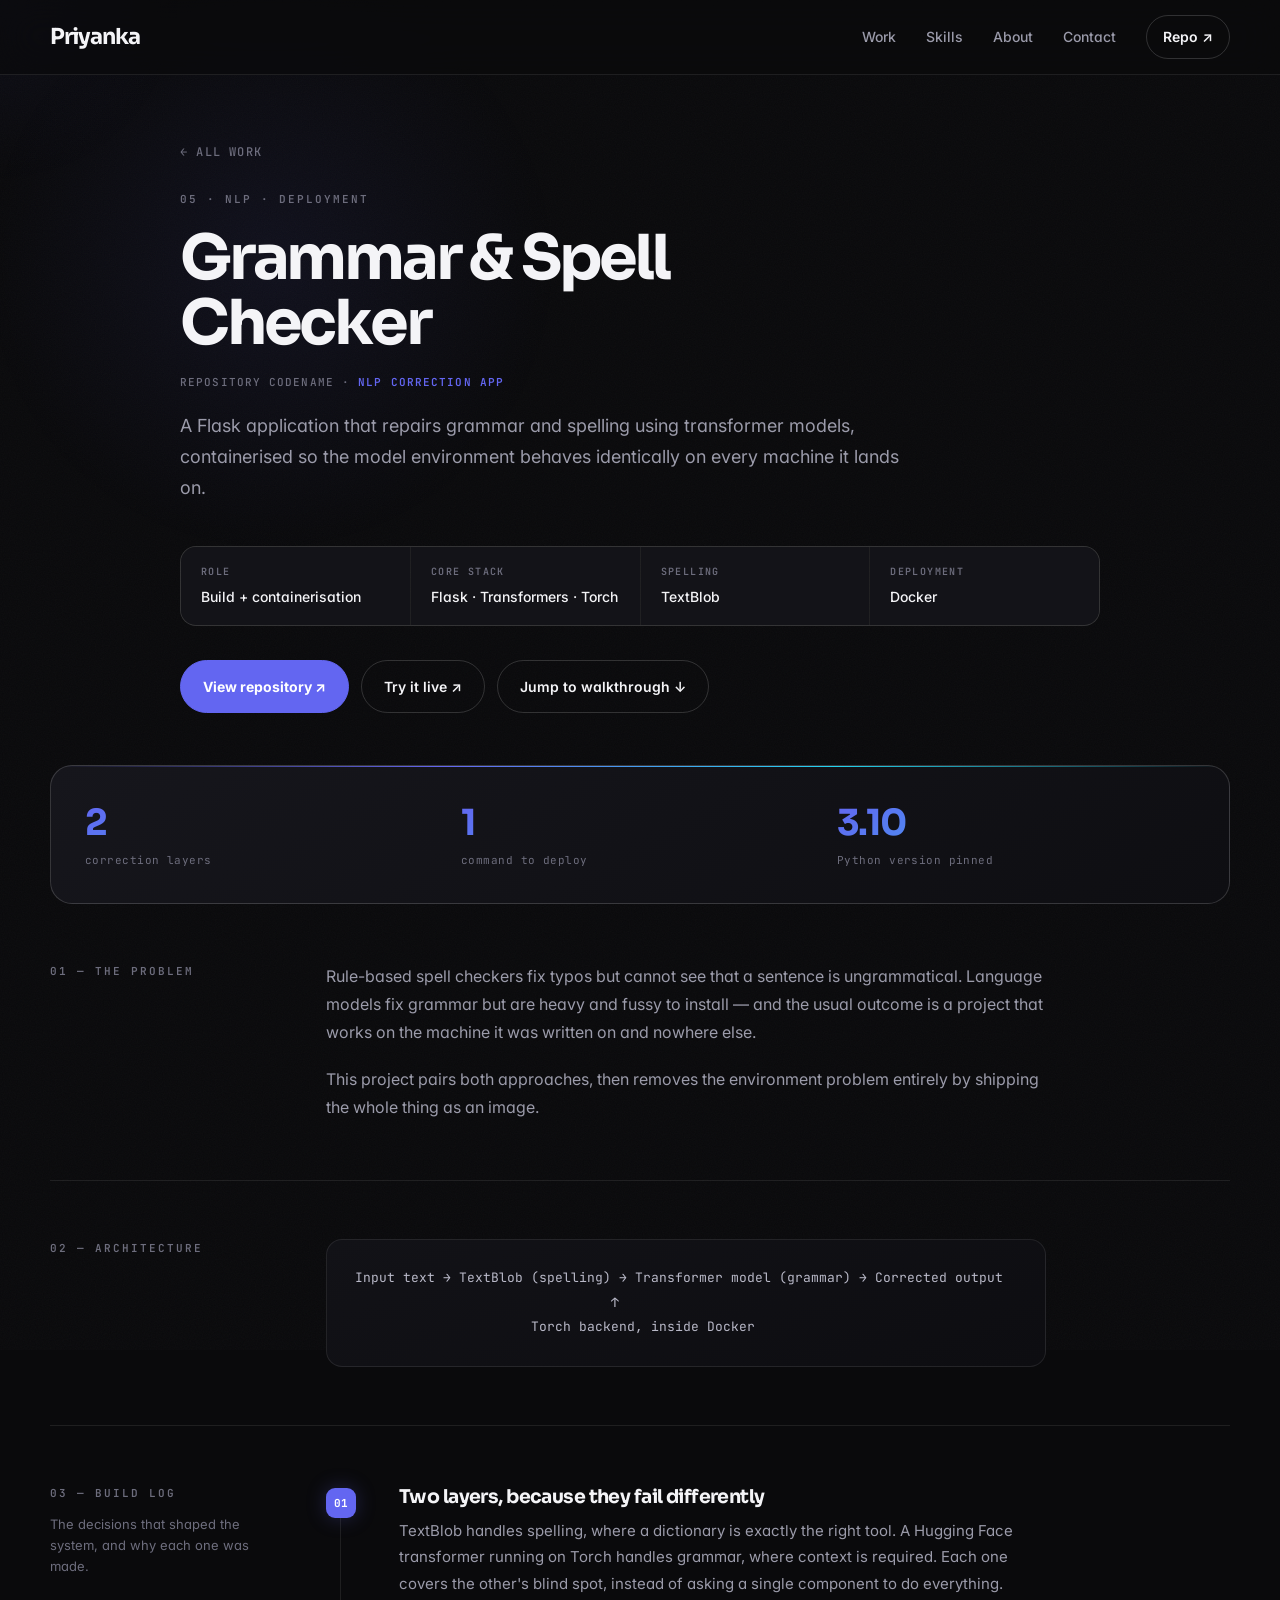
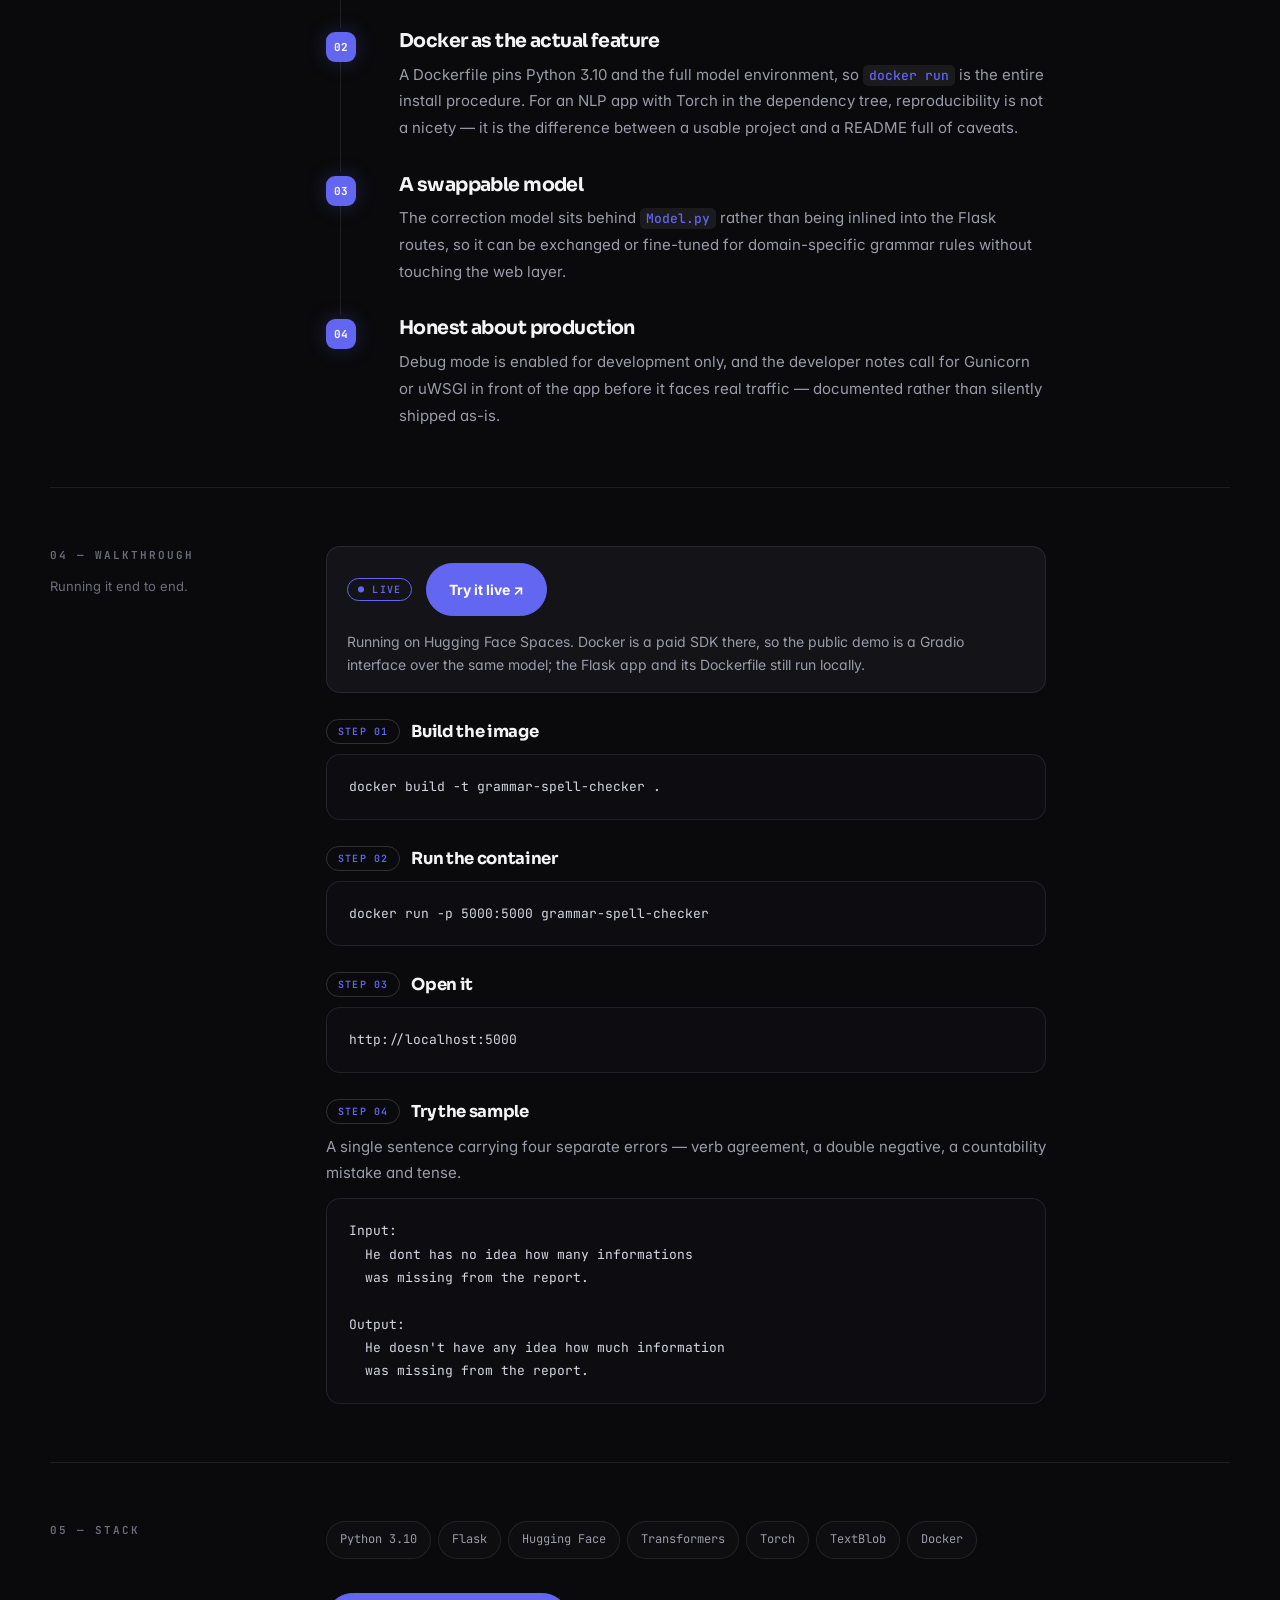
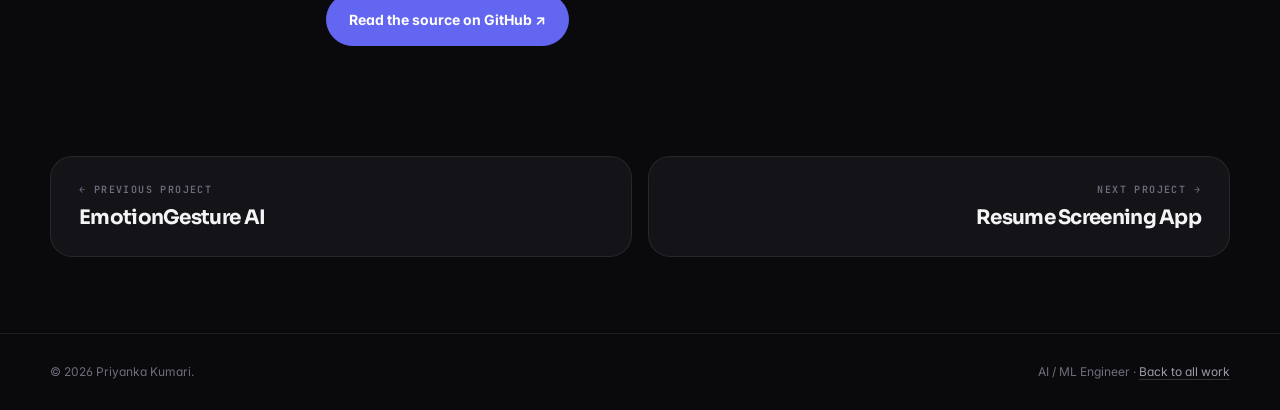
<file: project/grammar-spell-checker.html>
<!DOCTYPE html>
<html lang="en">
<head>
  <meta charset="UTF-8">
  <meta name="viewport" content="width=device-width, initial-scale=1.0">
  <meta name="description" content="A Flask application that repairs grammar and spelling using transformer models, containerised so the model environment behaves identically on every machine it lands on.">
  <meta name="author" content="Priyanka Kumari">
  <link rel="canonical" href="https://pinkaofc.github.io/project/grammar-spell-checker.html">
  <meta property="og:title" content="Grammar &amp; Spell Checker — Build log | Priyanka Kumari">
  <meta property="og:description" content="A Flask application that repairs grammar and spelling using transformer models, containerised so the model environment behaves identically on every machine it lands on.">
  <meta property="og:type" content="article">
  <meta property="og:url" content="https://pinkaofc.github.io/project/grammar-spell-checker.html">
  <meta property="og:image" content="https://pinkaofc.github.io/assets/og-card.jpg">
  <meta property="og:image:width" content="1200">
  <meta property="og:image:height" content="630">
  <meta property="og:image:alt" content="Priyanka Kumari, AI/ML Engineer — AI systems that hold up in production">
  <meta name="twitter:card" content="summary_large_image">
  <title>Grammar &amp; Spell Checker — Build log | Priyanka Kumari</title>
  <link rel="icon" href="../assets/favicon.svg" type="image/svg+xml">
  <link rel="preconnect" href="https://fonts.googleapis.com">
  <link rel="preconnect" href="https://fonts.gstatic.com" crossorigin>
  <link href="https://fonts.googleapis.com/css2?family=Inter:wght@400;500;600;700&family=JetBrains+Mono:wght@400;500;600&family=Sora:wght@500;600;700&display=swap" rel="stylesheet">
  <link rel="stylesheet" href="../style.css">
  <link rel="stylesheet" href="../case.css">
</head>
<body>
  <div class="cursor-glow" aria-hidden="true"></div>
  <a class="skip-link" href="#case-main">Skip to content</a>

  <header class="nav-wrap">
    <nav class="nav container" aria-label="Primary navigation">
      <a class="brand" href="../index.html#top" aria-label="Priyanka Kumari home">Priyanka</a>
      <button class="menu-toggle" aria-label="Open navigation" aria-expanded="false">&#9776;</button>
      <div class="nav-links">
        <a href="../index.html#work">Work</a>
        <a href="../index.html#skills">Skills</a>
        <a href="../index.html#about">About</a>
        <a href="../index.html#contact">Contact</a>
        <a class="nav-cta" href="https://github.com/pinkaofc/Grammar-Spell-Checker-NLP-App" target="_blank" rel="noreferrer">Repo &#8599;</a>
      </div>
    </nav>
  </header>

  <main id="case-main">
    <article>
      <section class="case-hero container">
        <a class="back-link" href="../index.html#work">&#8592; All work</a>
        <p class="eyebrow">05 &middot; NLP · DEPLOYMENT</p>
        <h1>Grammar &amp; Spell Checker</h1>
        <p class="case-codename">Repository codename &middot; <b>NLP Correction App</b></p>
        <p class="case-lede">A Flask application that repairs grammar and spelling using transformer models, containerised so the model environment behaves identically on every machine it lands on.</p>
        <dl class="case-meta">
          <div><dt>Role</dt><dd>Build + containerisation</dd></div>
          <div><dt>Core stack</dt><dd>Flask · Transformers · Torch</dd></div>
          <div><dt>Spelling</dt><dd>TextBlob</dd></div>
          <div><dt>Deployment</dt><dd>Docker</dd></div>
        </dl>
        <div class="hero-actions">
          <a class="button primary" href="https://github.com/pinkaofc/Grammar-Spell-Checker-NLP-App" target="_blank" rel="noreferrer">View repository &#8599;</a>
          <a class="button secondary" href="https://huggingface.co/spaces/pinkaofc/grammar-spell-checker" target="_blank" rel="noreferrer">Try it live &#8599;</a>
          <a class="button secondary" href="#walkthrough">Jump to walkthrough &#8595;</a>
        </div>
      </section>

      <section class="container">
        <div class="case-stats reveal">
          <div><strong>2</strong><span>correction layers</span></div>
          <div><strong>1</strong><span>command to deploy</span></div>
          <div><strong>3.10</strong><span>Python version pinned</span></div>
        </div>
      </section>

      <section class="container case-section reveal">
        <div class="case-grid">
          <div class="case-side"><p class="eyebrow">01 &mdash; THE PROBLEM</p></div>
          <div class="case-body">
            <p>Rule-based spell checkers fix typos but cannot see that a sentence is ungrammatical. Language models fix grammar but are heavy and fussy to install — and the usual outcome is a project that works on the machine it was written on and nowhere else.</p>
            <p>This project pairs both approaches, then removes the environment problem entirely by shipping the whole thing as an image.</p>
          </div>
        </div>
      </section>

      <section class="container case-section reveal">
        <div class="case-grid">
          <div class="case-side"><p class="eyebrow">02 &mdash; ARCHITECTURE</p></div>
          <div class="case-body">
            <div class="diagram-wrap"><pre class="diagram">Input text → TextBlob (spelling) → Transformer model (grammar) → Corrected output
                                ↑
                      Torch backend, inside Docker</pre></div>
          </div>
        </div>
      </section>

      <section id="build-log" class="container case-section reveal">
        <div class="case-grid">
          <div class="case-side">
            <p class="eyebrow">03 &mdash; BUILD LOG</p>
            <p class="case-side-note">The decisions that shaped the system, and why each one was made.</p>
          </div>
          <div class="case-body">
            <ol class="log">
              <li>
                <h3>Two layers, because they fail differently</h3>
                <p>TextBlob handles spelling, where a dictionary is exactly the right tool. A Hugging Face transformer running on Torch handles grammar, where context is required. Each one covers the other's blind spot, instead of asking a single component to do everything.</p>
              </li>
              <li>
                <h3>Docker as the actual feature</h3>
                <p>A Dockerfile pins Python 3.10 and the full model environment, so <code>docker run</code> is the entire install procedure. For an NLP app with Torch in the dependency tree, reproducibility is not a nicety — it is the difference between a usable project and a README full of caveats.</p>
              </li>
              <li>
                <h3>A swappable model</h3>
                <p>The correction model sits behind <code>Model.py</code> rather than being inlined into the Flask routes, so it can be exchanged or fine-tuned for domain-specific grammar rules without touching the web layer.</p>
              </li>
              <li>
                <h3>Honest about production</h3>
                <p>Debug mode is enabled for development only, and the developer notes call for Gunicorn or uWSGI in front of the app before it faces real traffic — documented rather than silently shipped as-is.</p>
              </li>
            </ol>
          </div>
        </div>
      </section>

      <section id="walkthrough" class="container case-section reveal">
        <div class="case-grid">
          <div class="case-side">
            <p class="eyebrow">04 &mdash; WALKTHROUGH</p>
            <p class="case-side-note">Running it end to end.</p>
          </div>
          <div class="case-body">
            <div class="case-live">
              <span class="live-badge">&#9679; Live</span>
              <a class="button primary" href="https://huggingface.co/spaces/pinkaofc/grammar-spell-checker" target="_blank" rel="noreferrer">Try it live &#8599;</a>
              <span>Running on Hugging Face Spaces. Docker is a paid SDK there, so the public demo
              is a Gradio interface over the same model; the Flask app and its Dockerfile still run locally.</span>
            </div>
            <ol class="walk">
              <li>
                <h3>Build the image</h3>
                <pre class="code"><code>docker build -t grammar-spell-checker .</code></pre>
              </li>
              <li>
                <h3>Run the container</h3>
                <pre class="code"><code>docker run -p 5000:5000 grammar-spell-checker</code></pre>
              </li>
              <li>
                <h3>Open it</h3>
                <pre class="code"><code>http://localhost:5000</code></pre>
              </li>
              <li>
                <h3>Try the sample</h3>
                <p>A single sentence carrying four separate errors — verb agreement, a double negative, a countability mistake and tense.</p>
                <pre class="code"><code>Input:
  He dont has no idea how many informations
  was missing from the report.

Output:
  He doesn't have any idea how much information
  was missing from the report.</code></pre>
              </li>
            </ol>
          </div>
        </div>
      </section>

      <section class="container case-section reveal">
        <div class="case-grid">
          <div class="case-side"><p class="eyebrow">05 &mdash; STACK</p></div>
          <div class="case-body">
            <div class="chips big"><span>Python 3.10</span><span>Flask</span><span>Hugging Face</span><span>Transformers</span><span>Torch</span><span>TextBlob</span><span>Docker</span></div>
            <a class="button primary case-repo-cta" href="https://github.com/pinkaofc/Grammar-Spell-Checker-NLP-App" target="_blank" rel="noreferrer">Read the source on GitHub &#8599;</a>
          </div>
        </div>
      </section>

      <nav class="case-pager container" aria-label="Project navigation">
        <a class="pager-link prev" href="emotiongesture-ai.html"><span class="pager-dir">&#8592; Previous project</span><span class="pager-title">EmotionGesture AI</span></a>
        <a class="pager-link next" href="resume-screening-app.html"><span class="pager-dir">Next project &#8594;</span><span class="pager-title">Resume Screening App</span></a>
      </nav>
    </article>
  </main>

  <footer class="footer">
    <div class="container">
      <span>&copy; <span id="year"></span> Priyanka Kumari.</span>
      <span>AI / ML Engineer &middot; <a href="../index.html#work">Back to all work</a></span>
    </div>
  </footer>

  <script src="../script.js"></script>
</body>
</html>
</file>
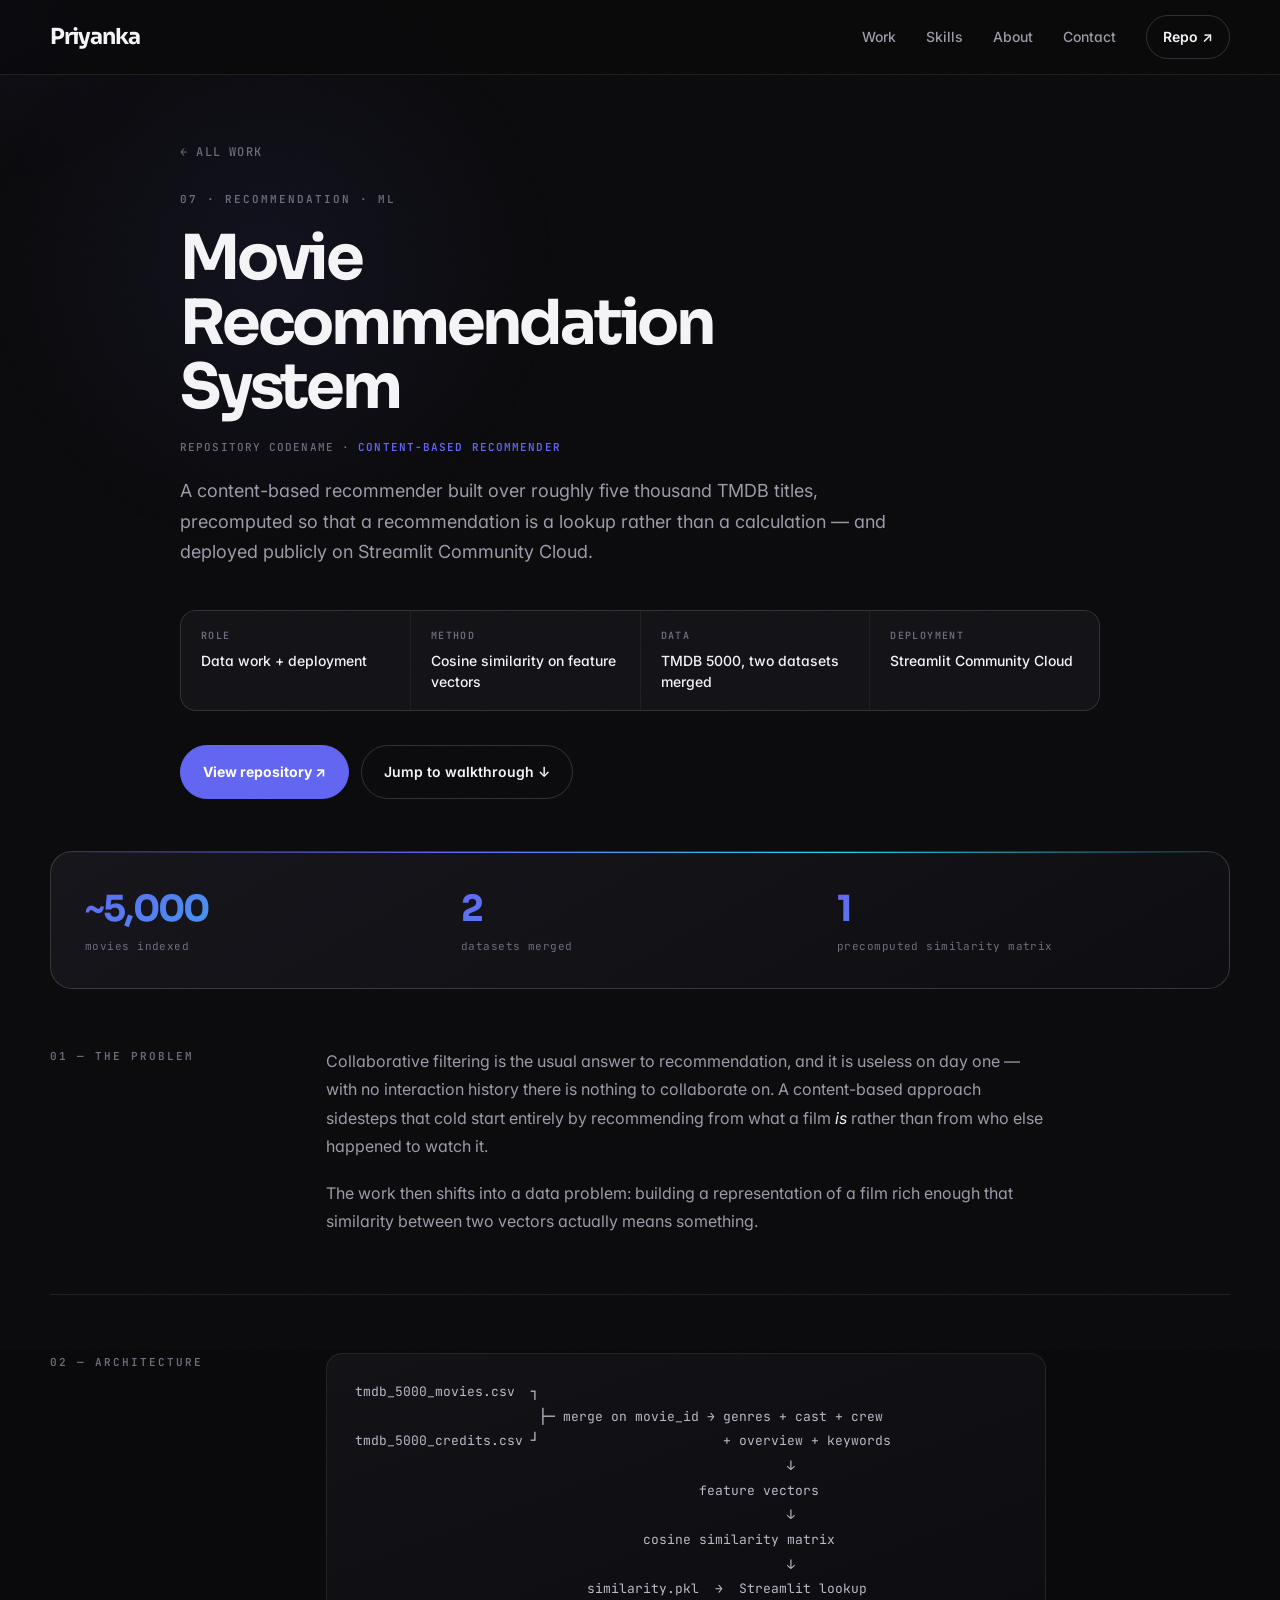
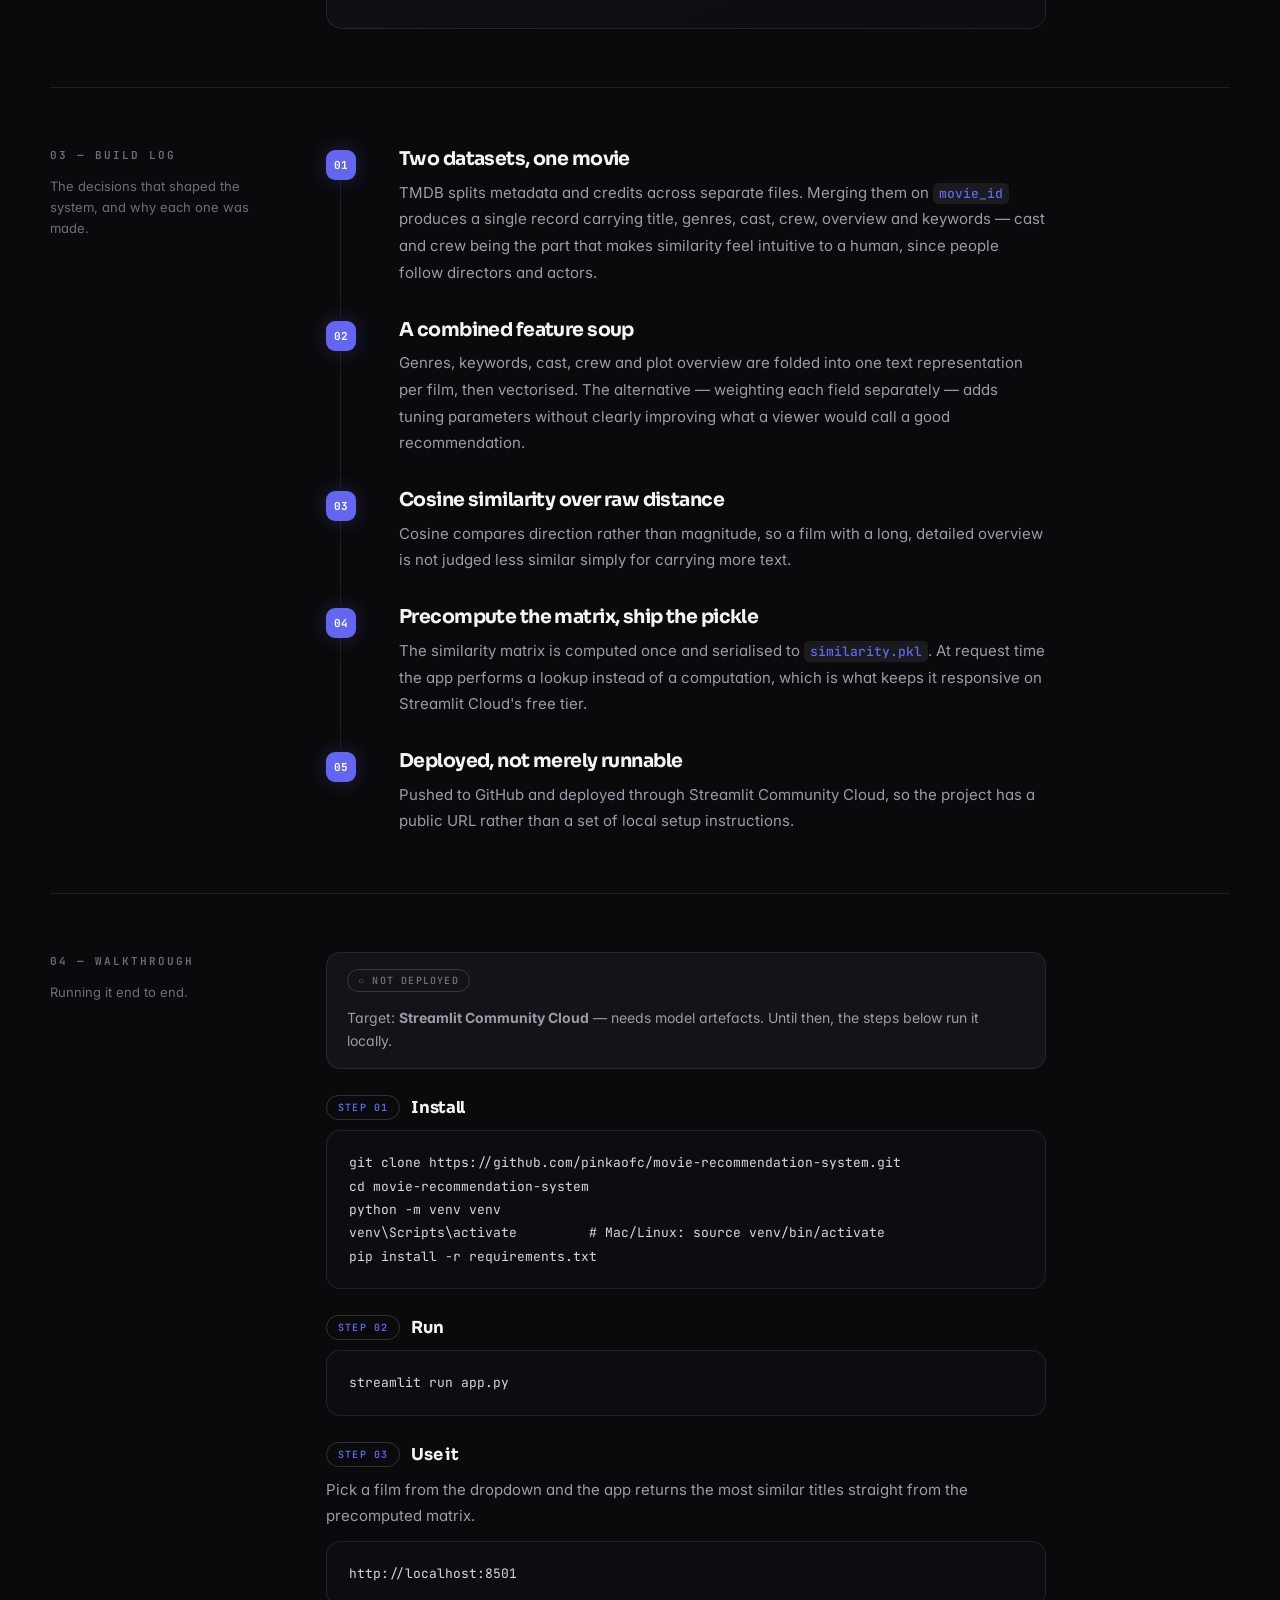
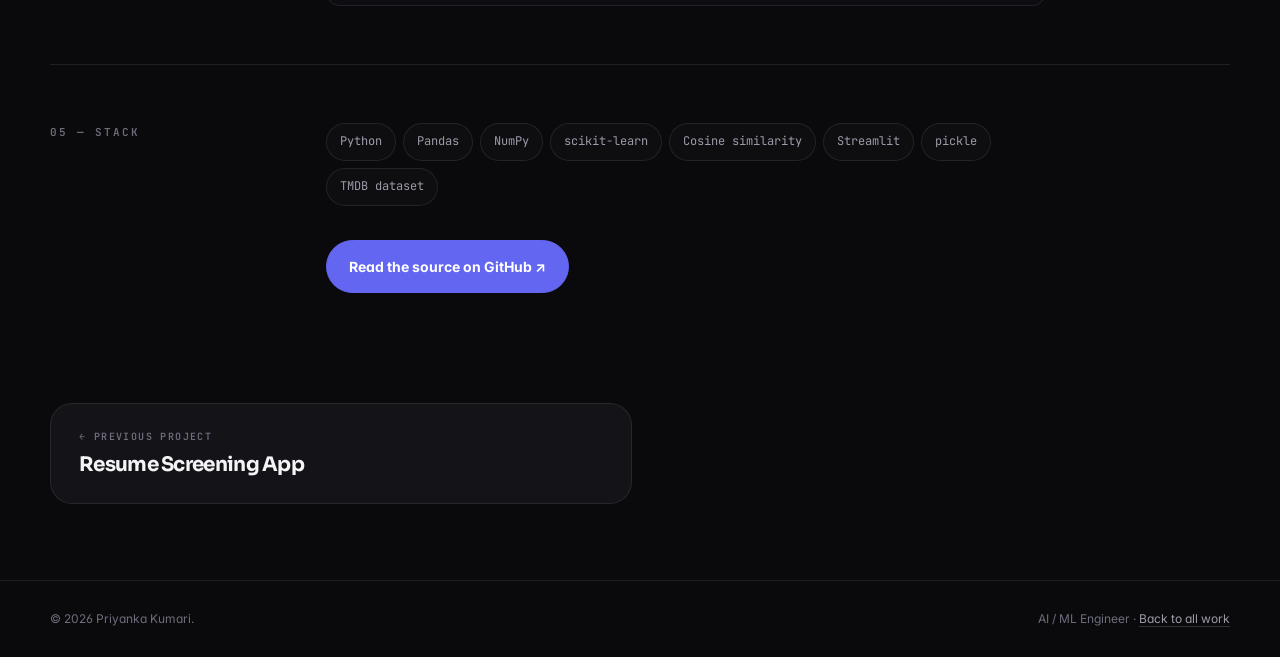
<file: project/movie-recommendation-system.html>
<!DOCTYPE html>
<html lang="en">
<head>
  <meta charset="UTF-8">
  <meta name="viewport" content="width=device-width, initial-scale=1.0">
  <meta name="description" content="A content-based recommender built over roughly five thousand TMDB titles, precomputed so that a recommendation is a lookup rather than a calculation — and deployed publicly on Stre">
  <meta name="author" content="Priyanka Kumari">
  <link rel="canonical" href="https://pinkaofc.github.io/project/movie-recommendation-system.html">
  <meta property="og:title" content="Movie Recommendation System — Build log | Priyanka Kumari">
  <meta property="og:description" content="A content-based recommender built over roughly five thousand TMDB titles, precomputed so that a recommendation is a lookup rather than a calculation — and deployed publicly on Stre">
  <meta property="og:type" content="article">
  <meta property="og:url" content="https://pinkaofc.github.io/project/movie-recommendation-system.html">
  <meta property="og:image" content="https://pinkaofc.github.io/assets/og-card.jpg">
  <meta property="og:image:width" content="1200">
  <meta property="og:image:height" content="630">
  <meta property="og:image:alt" content="Priyanka Kumari, AI/ML Engineer — AI systems that hold up in production">
  <meta name="twitter:card" content="summary_large_image">
  <title>Movie Recommendation System — Build log | Priyanka Kumari</title>
  <link rel="icon" href="../assets/favicon.svg" type="image/svg+xml">
  <link rel="preconnect" href="https://fonts.googleapis.com">
  <link rel="preconnect" href="https://fonts.gstatic.com" crossorigin>
  <link href="https://fonts.googleapis.com/css2?family=Inter:wght@400;500;600;700&family=JetBrains+Mono:wght@400;500;600&family=Sora:wght@500;600;700&display=swap" rel="stylesheet">
  <link rel="stylesheet" href="../style.css">
  <link rel="stylesheet" href="../case.css">
</head>
<body>
  <div class="cursor-glow" aria-hidden="true"></div>
  <a class="skip-link" href="#case-main">Skip to content</a>

  <header class="nav-wrap">
    <nav class="nav container" aria-label="Primary navigation">
      <a class="brand" href="../index.html#top" aria-label="Priyanka Kumari home">Priyanka</a>
      <button class="menu-toggle" aria-label="Open navigation" aria-expanded="false">&#9776;</button>
      <div class="nav-links">
        <a href="../index.html#work">Work</a>
        <a href="../index.html#skills">Skills</a>
        <a href="../index.html#about">About</a>
        <a href="../index.html#contact">Contact</a>
        <a class="nav-cta" href="https://github.com/pinkaofc/movie-recommendation-system" target="_blank" rel="noreferrer">Repo &#8599;</a>
      </div>
    </nav>
  </header>

  <main id="case-main">
    <article>
      <section class="case-hero container">
        <a class="back-link" href="../index.html#work">&#8592; All work</a>
        <p class="eyebrow">07 &middot; RECOMMENDATION · ML</p>
        <h1>Movie Recommendation System</h1>
        <p class="case-codename">Repository codename &middot; <b>Content-Based Recommender</b></p>
        <p class="case-lede">A content-based recommender built over roughly five thousand TMDB titles, precomputed so that a recommendation is a lookup rather than a calculation — and deployed publicly on Streamlit Community Cloud.</p>
        <dl class="case-meta">
          <div><dt>Role</dt><dd>Data work + deployment</dd></div>
          <div><dt>Method</dt><dd>Cosine similarity on feature vectors</dd></div>
          <div><dt>Data</dt><dd>TMDB 5000, two datasets merged</dd></div>
          <div><dt>Deployment</dt><dd>Streamlit Community Cloud</dd></div>
        </dl>
        <div class="hero-actions">
          <a class="button primary" href="https://github.com/pinkaofc/movie-recommendation-system" target="_blank" rel="noreferrer">View repository &#8599;</a>
          <a class="button secondary" href="#walkthrough">Jump to walkthrough &#8595;</a>
        </div>
      </section>

      <section class="container">
        <div class="case-stats reveal">
          <div><strong>~5,000</strong><span>movies indexed</span></div>
          <div><strong>2</strong><span>datasets merged</span></div>
          <div><strong>1</strong><span>precomputed similarity matrix</span></div>
        </div>
      </section>

      <section class="container case-section reveal">
        <div class="case-grid">
          <div class="case-side"><p class="eyebrow">01 &mdash; THE PROBLEM</p></div>
          <div class="case-body">
            <p>Collaborative filtering is the usual answer to recommendation, and it is useless on day one — with no interaction history there is nothing to collaborate on. A content-based approach sidesteps that cold start entirely by recommending from what a film <em>is</em> rather than from who else happened to watch it.</p>
            <p>The work then shifts into a data problem: building a representation of a film rich enough that similarity between two vectors actually means something.</p>
          </div>
        </div>
      </section>

      <section class="container case-section reveal">
        <div class="case-grid">
          <div class="case-side"><p class="eyebrow">02 &mdash; ARCHITECTURE</p></div>
          <div class="case-body">
            <div class="diagram-wrap"><pre class="diagram">tmdb_5000_movies.csv  ┐
                       ├─ merge on movie_id → genres + cast + crew
tmdb_5000_credits.csv ┘                       + overview + keywords
                                                      ↓
                                           feature vectors
                                                      ↓
                                    cosine similarity matrix
                                                      ↓
                             similarity.pkl  →  Streamlit lookup</pre></div>
          </div>
        </div>
      </section>

      <section id="build-log" class="container case-section reveal">
        <div class="case-grid">
          <div class="case-side">
            <p class="eyebrow">03 &mdash; BUILD LOG</p>
            <p class="case-side-note">The decisions that shaped the system, and why each one was made.</p>
          </div>
          <div class="case-body">
            <ol class="log">
              <li>
                <h3>Two datasets, one movie</h3>
                <p>TMDB splits metadata and credits across separate files. Merging them on <code>movie_id</code> produces a single record carrying title, genres, cast, crew, overview and keywords — cast and crew being the part that makes similarity feel intuitive to a human, since people follow directors and actors.</p>
              </li>
              <li>
                <h3>A combined feature soup</h3>
                <p>Genres, keywords, cast, crew and plot overview are folded into one text representation per film, then vectorised. The alternative — weighting each field separately — adds tuning parameters without clearly improving what a viewer would call a good recommendation.</p>
              </li>
              <li>
                <h3>Cosine similarity over raw distance</h3>
                <p>Cosine compares direction rather than magnitude, so a film with a long, detailed overview is not judged less similar simply for carrying more text.</p>
              </li>
              <li>
                <h3>Precompute the matrix, ship the pickle</h3>
                <p>The similarity matrix is computed once and serialised to <code>similarity.pkl</code>. At request time the app performs a lookup instead of a computation, which is what keeps it responsive on Streamlit Cloud's free tier.</p>
              </li>
              <li>
                <h3>Deployed, not merely runnable</h3>
                <p>Pushed to GitHub and deployed through Streamlit Community Cloud, so the project has a public URL rather than a set of local setup instructions.</p>
              </li>
            </ol>
          </div>
        </div>
      </section>

      <section id="walkthrough" class="container case-section reveal">
        <div class="case-grid">
          <div class="case-side">
            <p class="eyebrow">04 &mdash; WALKTHROUGH</p>
            <p class="case-side-note">Running it end to end.</p>
          </div>
          <div class="case-body">
            <div class="case-live">
              <span class="dot-idle">&#9675; Not deployed</span>
              <span>Target: <b>Streamlit Community Cloud</b> &mdash; needs model artefacts. Until then, the steps below run it locally.</span>
            </div>
            <ol class="walk">
              <li>
                <h3>Install</h3>
                <pre class="code"><code>git clone https://github.com/pinkaofc/movie-recommendation-system.git
cd movie-recommendation-system
python -m venv venv
venv\Scripts\activate         # Mac/Linux: source venv/bin/activate
pip install -r requirements.txt</code></pre>
              </li>
              <li>
                <h3>Run</h3>
                <pre class="code"><code>streamlit run app.py</code></pre>
              </li>
              <li>
                <h3>Use it</h3>
                <p>Pick a film from the dropdown and the app returns the most similar titles straight from the precomputed matrix.</p>
                <pre class="code"><code>http://localhost:8501</code></pre>
              </li>
            </ol>
          </div>
        </div>
      </section>

      <section class="container case-section reveal">
        <div class="case-grid">
          <div class="case-side"><p class="eyebrow">05 &mdash; STACK</p></div>
          <div class="case-body">
            <div class="chips big"><span>Python</span><span>Pandas</span><span>NumPy</span><span>scikit-learn</span><span>Cosine similarity</span><span>Streamlit</span><span>pickle</span><span>TMDB dataset</span></div>
            <a class="button primary case-repo-cta" href="https://github.com/pinkaofc/movie-recommendation-system" target="_blank" rel="noreferrer">Read the source on GitHub &#8599;</a>
          </div>
        </div>
      </section>

      <nav class="case-pager container" aria-label="Project navigation">
        <a class="pager-link prev" href="resume-screening-app.html"><span class="pager-dir">&#8592; Previous project</span><span class="pager-title">Resume Screening App</span></a>
        <span></span>
      </nav>
    </article>
  </main>

  <footer class="footer">
    <div class="container">
      <span>&copy; <span id="year"></span> Priyanka Kumari.</span>
      <span>AI / ML Engineer &middot; <a href="../index.html#work">Back to all work</a></span>
    </div>
  </footer>

  <script src="../script.js"></script>
</body>
</html>
</file>
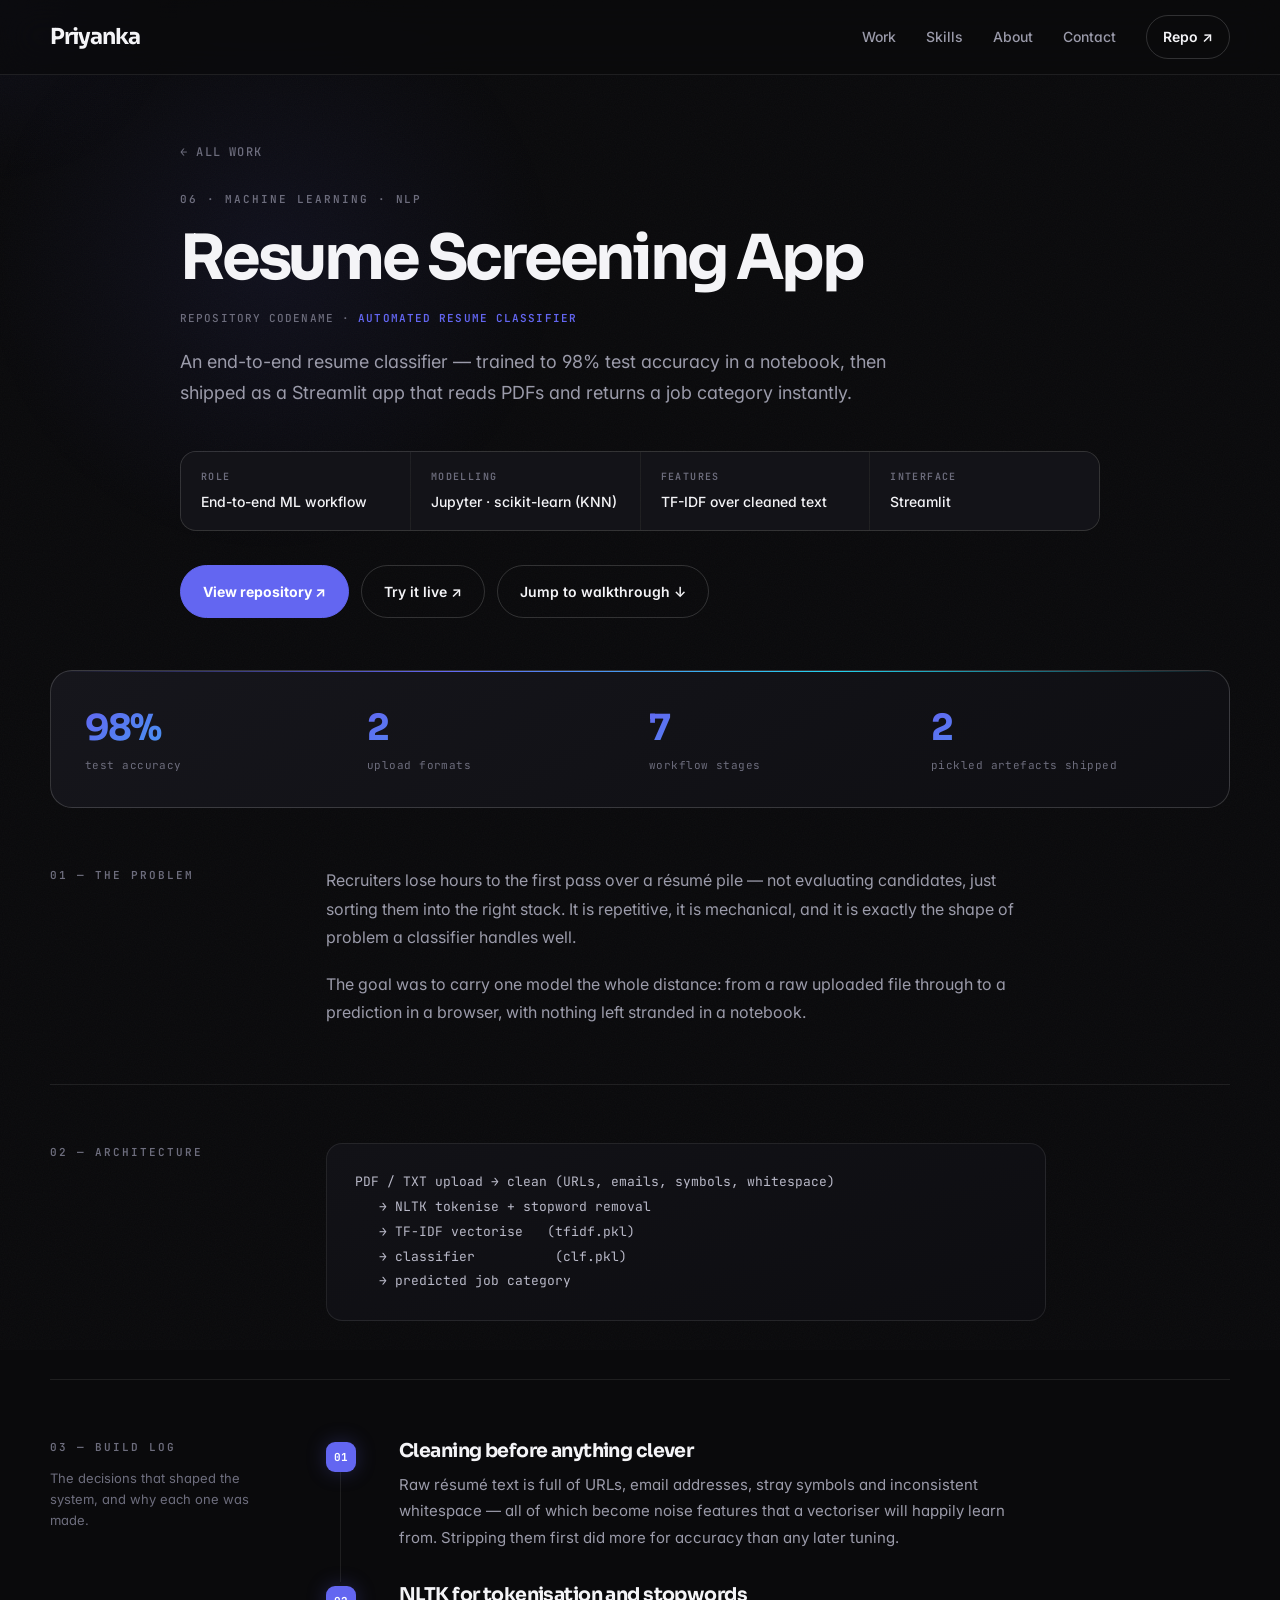
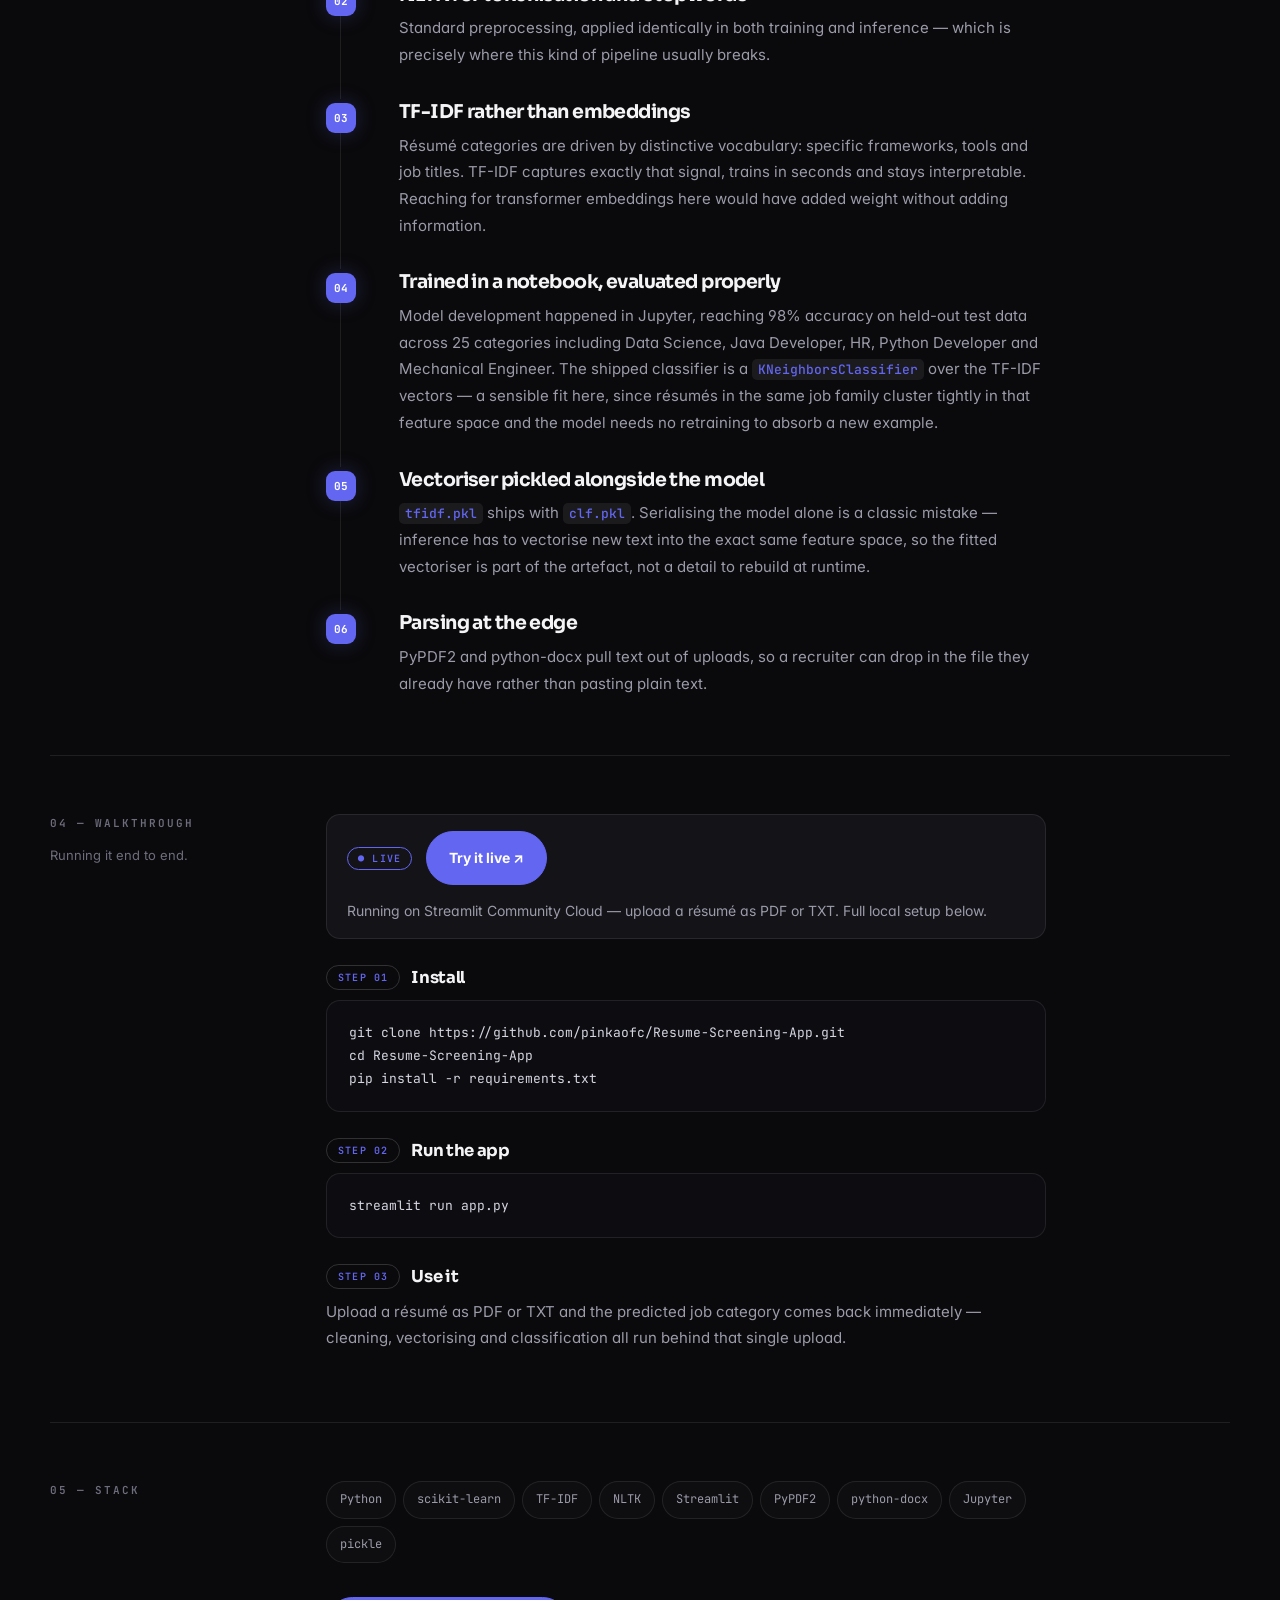
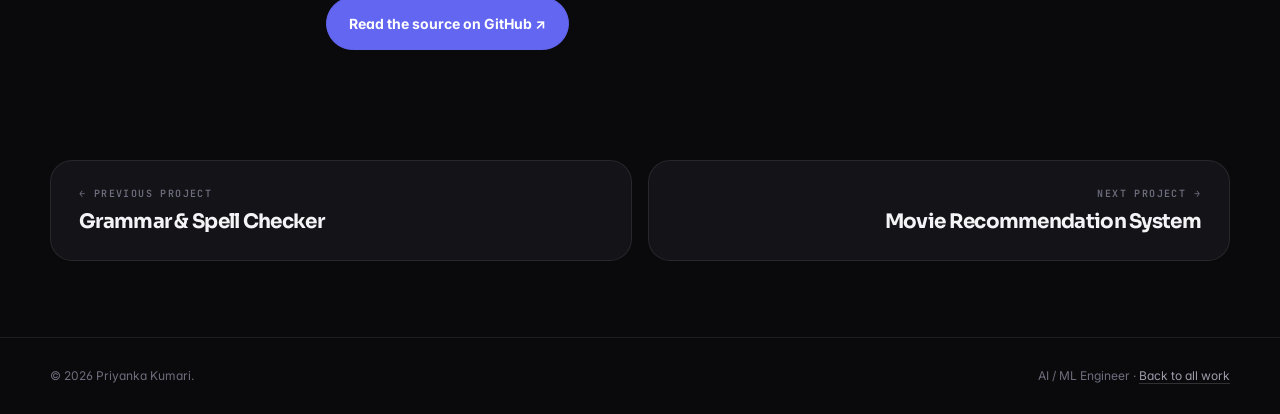
<file: project/resume-screening-app.html>
<!DOCTYPE html>
<html lang="en">
<head>
  <meta charset="UTF-8">
  <meta name="viewport" content="width=device-width, initial-scale=1.0">
  <meta name="description" content="An end-to-end resume classifier — trained to 98% test accuracy in a notebook, then shipped as a Streamlit app that reads PDFs and returns a job category instantly.">
  <meta name="author" content="Priyanka Kumari">
  <link rel="canonical" href="https://pinkaofc.github.io/project/resume-screening-app.html">
  <meta property="og:title" content="Resume Screening App — Build log | Priyanka Kumari">
  <meta property="og:description" content="An end-to-end resume classifier — trained to 98% test accuracy in a notebook, then shipped as a Streamlit app that reads PDFs and returns a job category instantly.">
  <meta property="og:type" content="article">
  <meta property="og:url" content="https://pinkaofc.github.io/project/resume-screening-app.html">
  <meta property="og:image" content="https://pinkaofc.github.io/assets/og-card.jpg">
  <meta property="og:image:width" content="1200">
  <meta property="og:image:height" content="630">
  <meta property="og:image:alt" content="Priyanka Kumari, AI/ML Engineer — AI systems that hold up in production">
  <meta name="twitter:card" content="summary_large_image">
  <title>Resume Screening App — Build log | Priyanka Kumari</title>
  <link rel="icon" href="../assets/favicon.svg" type="image/svg+xml">
  <link rel="preconnect" href="https://fonts.googleapis.com">
  <link rel="preconnect" href="https://fonts.gstatic.com" crossorigin>
  <link href="https://fonts.googleapis.com/css2?family=Inter:wght@400;500;600;700&family=JetBrains+Mono:wght@400;500;600&family=Sora:wght@500;600;700&display=swap" rel="stylesheet">
  <link rel="stylesheet" href="../style.css">
  <link rel="stylesheet" href="../case.css">
</head>
<body>
  <div class="cursor-glow" aria-hidden="true"></div>
  <a class="skip-link" href="#case-main">Skip to content</a>

  <header class="nav-wrap">
    <nav class="nav container" aria-label="Primary navigation">
      <a class="brand" href="../index.html#top" aria-label="Priyanka Kumari home">Priyanka</a>
      <button class="menu-toggle" aria-label="Open navigation" aria-expanded="false">&#9776;</button>
      <div class="nav-links">
        <a href="../index.html#work">Work</a>
        <a href="../index.html#skills">Skills</a>
        <a href="../index.html#about">About</a>
        <a href="../index.html#contact">Contact</a>
        <a class="nav-cta" href="https://github.com/pinkaofc/Resume-Screening-App" target="_blank" rel="noreferrer">Repo &#8599;</a>
      </div>
    </nav>
  </header>

  <main id="case-main">
    <article>
      <section class="case-hero container">
        <a class="back-link" href="../index.html#work">&#8592; All work</a>
        <p class="eyebrow">06 &middot; MACHINE LEARNING · NLP</p>
        <h1>Resume Screening App</h1>
        <p class="case-codename">Repository codename &middot; <b>Automated Resume Classifier</b></p>
        <p class="case-lede">An end-to-end resume classifier — trained to 98% test accuracy in a notebook, then shipped as a Streamlit app that reads PDFs and returns a job category instantly.</p>
        <dl class="case-meta">
          <div><dt>Role</dt><dd>End-to-end ML workflow</dd></div>
          <div><dt>Modelling</dt><dd>Jupyter · scikit-learn (KNN)</dd></div>
          <div><dt>Features</dt><dd>TF-IDF over cleaned text</dd></div>
          <div><dt>Interface</dt><dd>Streamlit</dd></div>
        </dl>
        <div class="hero-actions">
          <a class="button primary" href="https://github.com/pinkaofc/Resume-Screening-App" target="_blank" rel="noreferrer">View repository &#8599;</a>
          <a class="button secondary" href="https://priyanka-resume-screening.streamlit.app/" target="_blank" rel="noreferrer">Try it live &#8599;</a>
          <a class="button secondary" href="#walkthrough">Jump to walkthrough &#8595;</a>
        </div>
      </section>

      <section class="container">
        <div class="case-stats reveal">
          <div><strong>98%</strong><span>test accuracy</span></div>
          <div><strong>2</strong><span>upload formats</span></div>
          <div><strong>7</strong><span>workflow stages</span></div>
          <div><strong>2</strong><span>pickled artefacts shipped</span></div>
        </div>
      </section>

      <section class="container case-section reveal">
        <div class="case-grid">
          <div class="case-side"><p class="eyebrow">01 &mdash; THE PROBLEM</p></div>
          <div class="case-body">
            <p>Recruiters lose hours to the first pass over a résumé pile — not evaluating candidates, just sorting them into the right stack. It is repetitive, it is mechanical, and it is exactly the shape of problem a classifier handles well.</p>
            <p>The goal was to carry one model the whole distance: from a raw uploaded file through to a prediction in a browser, with nothing left stranded in a notebook.</p>
          </div>
        </div>
      </section>

      <section class="container case-section reveal">
        <div class="case-grid">
          <div class="case-side"><p class="eyebrow">02 &mdash; ARCHITECTURE</p></div>
          <div class="case-body">
            <div class="diagram-wrap"><pre class="diagram">PDF / TXT upload → clean (URLs, emails, symbols, whitespace)
   → NLTK tokenise + stopword removal
   → TF-IDF vectorise   (tfidf.pkl)
   → classifier          (clf.pkl)
   → predicted job category</pre></div>
          </div>
        </div>
      </section>

      <section id="build-log" class="container case-section reveal">
        <div class="case-grid">
          <div class="case-side">
            <p class="eyebrow">03 &mdash; BUILD LOG</p>
            <p class="case-side-note">The decisions that shaped the system, and why each one was made.</p>
          </div>
          <div class="case-body">
            <ol class="log">
              <li>
                <h3>Cleaning before anything clever</h3>
                <p>Raw résumé text is full of URLs, email addresses, stray symbols and inconsistent whitespace — all of which become noise features that a vectoriser will happily learn from. Stripping them first did more for accuracy than any later tuning.</p>
              </li>
              <li>
                <h3>NLTK for tokenisation and stopwords</h3>
                <p>Standard preprocessing, applied identically in both training and inference — which is precisely where this kind of pipeline usually breaks.</p>
              </li>
              <li>
                <h3>TF-IDF rather than embeddings</h3>
                <p>Résumé categories are driven by distinctive vocabulary: specific frameworks, tools and job titles. TF-IDF captures exactly that signal, trains in seconds and stays interpretable. Reaching for transformer embeddings here would have added weight without adding information.</p>
              </li>
              <li>
                <h3>Trained in a notebook, evaluated properly</h3>
                <p>Model development happened in Jupyter, reaching 98% accuracy on held-out test data across 25 categories including Data Science, Java Developer, HR, Python Developer and Mechanical Engineer. The shipped classifier is a <code>KNeighborsClassifier</code> over the TF-IDF vectors &mdash; a sensible fit here, since résumés in the same job family cluster tightly in that feature space and the model needs no retraining to absorb a new example.</p>
              </li>
              <li>
                <h3>Vectoriser pickled alongside the model</h3>
                <p><code>tfidf.pkl</code> ships with <code>clf.pkl</code>. Serialising the model alone is a classic mistake — inference has to vectorise new text into the exact same feature space, so the fitted vectoriser is part of the artefact, not a detail to rebuild at runtime.</p>
              </li>
              <li>
                <h3>Parsing at the edge</h3>
                <p>PyPDF2 and python-docx pull text out of uploads, so a recruiter can drop in the file they already have rather than pasting plain text.</p>
              </li>
            </ol>
          </div>
        </div>
      </section>

      <section id="walkthrough" class="container case-section reveal">
        <div class="case-grid">
          <div class="case-side">
            <p class="eyebrow">04 &mdash; WALKTHROUGH</p>
            <p class="case-side-note">Running it end to end.</p>
          </div>
          <div class="case-body">
            <div class="case-live">
              <span class="live-badge">&#9679; Live</span>
              <a class="button primary" href="https://priyanka-resume-screening.streamlit.app/" target="_blank" rel="noreferrer">Try it live &#8599;</a>
              <span>Running on Streamlit Community Cloud &mdash; upload a r&eacute;sum&eacute; as PDF or TXT. Full local setup below.</span>
            </div>
            <ol class="walk">
              <li>
                <h3>Install</h3>
                <pre class="code"><code>git clone https://github.com/pinkaofc/Resume-Screening-App.git
cd Resume-Screening-App
pip install -r requirements.txt</code></pre>
              </li>
              <li>
                <h3>Run the app</h3>
                <pre class="code"><code>streamlit run app.py</code></pre>
              </li>
              <li>
                <h3>Use it</h3>
                <p>Upload a résumé as PDF or TXT and the predicted job category comes back immediately — cleaning, vectorising and classification all run behind that single upload.</p>
              </li>
            </ol>
          </div>
        </div>
      </section>

      <section class="container case-section reveal">
        <div class="case-grid">
          <div class="case-side"><p class="eyebrow">05 &mdash; STACK</p></div>
          <div class="case-body">
            <div class="chips big"><span>Python</span><span>scikit-learn</span><span>TF-IDF</span><span>NLTK</span><span>Streamlit</span><span>PyPDF2</span><span>python-docx</span><span>Jupyter</span><span>pickle</span></div>
            <a class="button primary case-repo-cta" href="https://github.com/pinkaofc/Resume-Screening-App" target="_blank" rel="noreferrer">Read the source on GitHub &#8599;</a>
          </div>
        </div>
      </section>

      <nav class="case-pager container" aria-label="Project navigation">
        <a class="pager-link prev" href="grammar-spell-checker.html"><span class="pager-dir">&#8592; Previous project</span><span class="pager-title">Grammar &amp; Spell Checker</span></a>
        <a class="pager-link next" href="movie-recommendation-system.html"><span class="pager-dir">Next project &#8594;</span><span class="pager-title">Movie Recommendation System</span></a>
      </nav>
    </article>
  </main>

  <footer class="footer">
    <div class="container">
      <span>&copy; <span id="year"></span> Priyanka Kumari.</span>
      <span>AI / ML Engineer &middot; <a href="../index.html#work">Back to all work</a></span>
    </div>
  </footer>

  <script src="../script.js"></script>
</body>
</html>
</file>
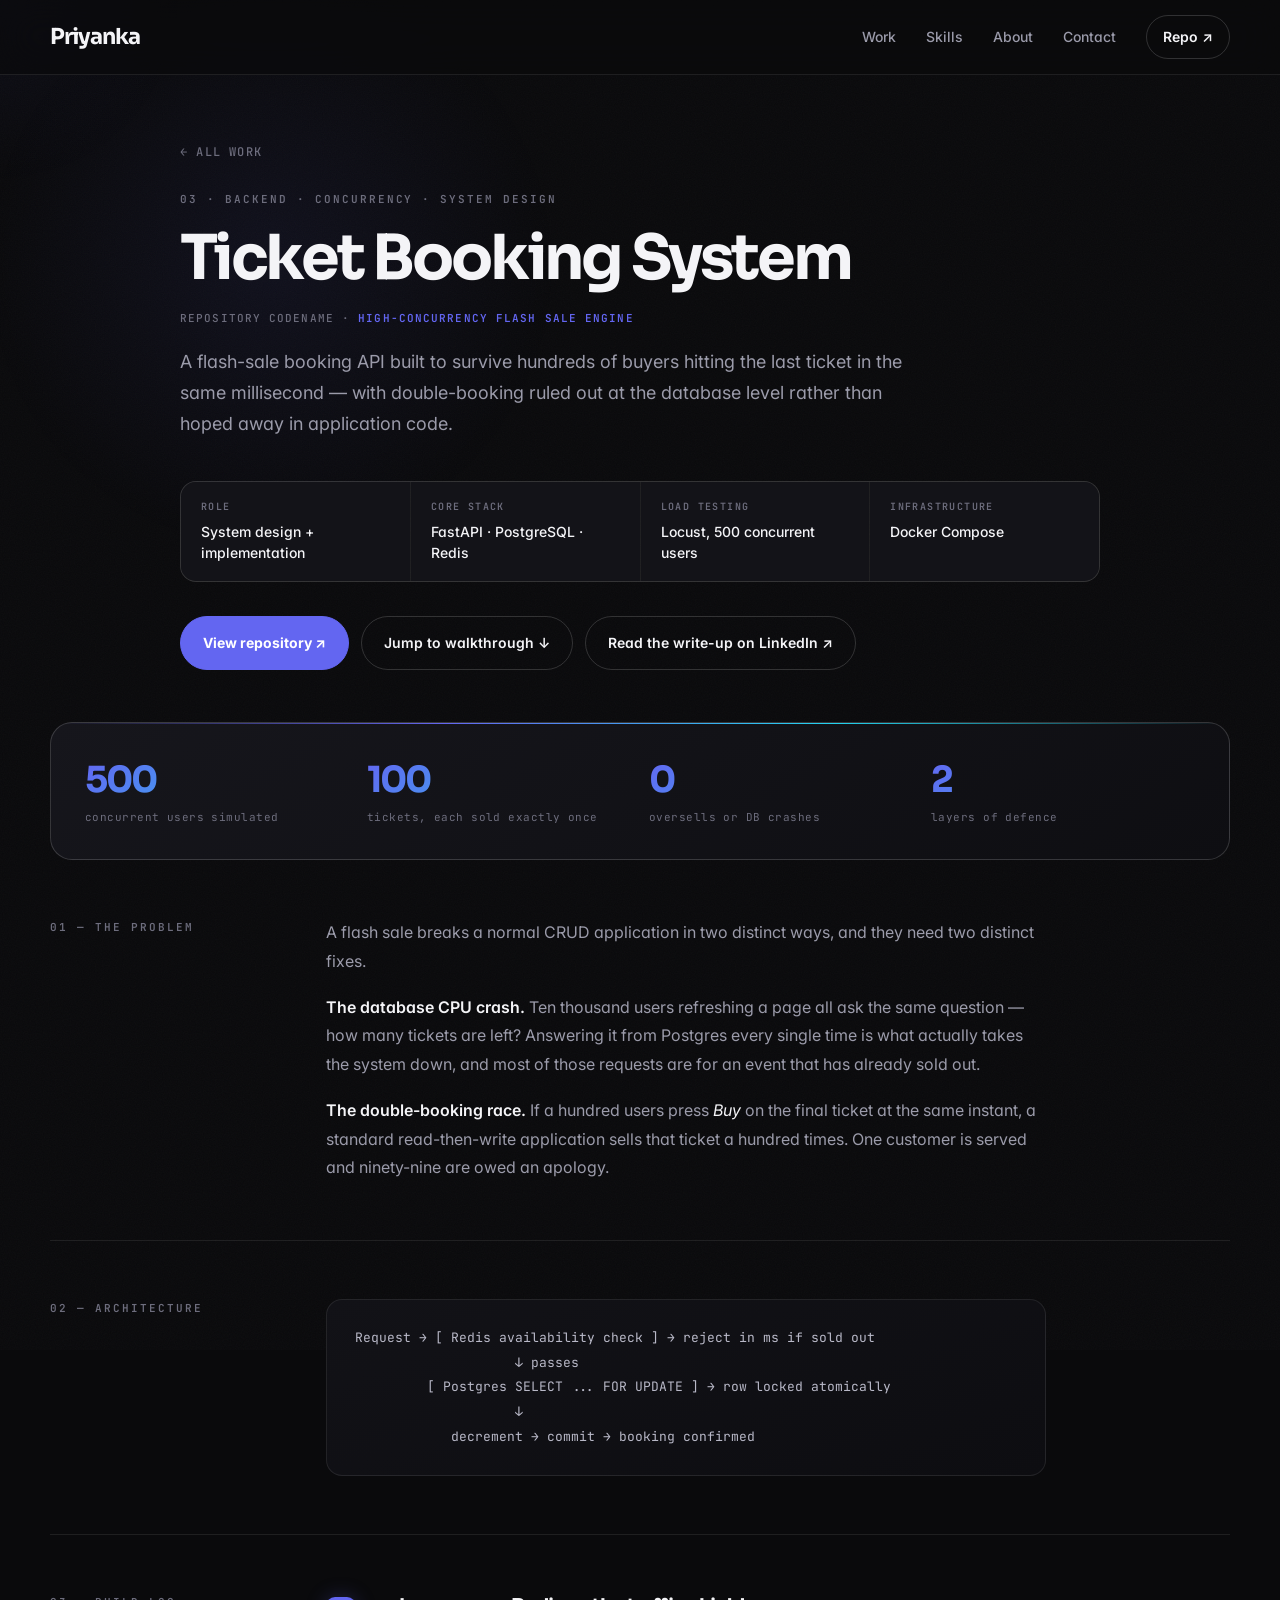
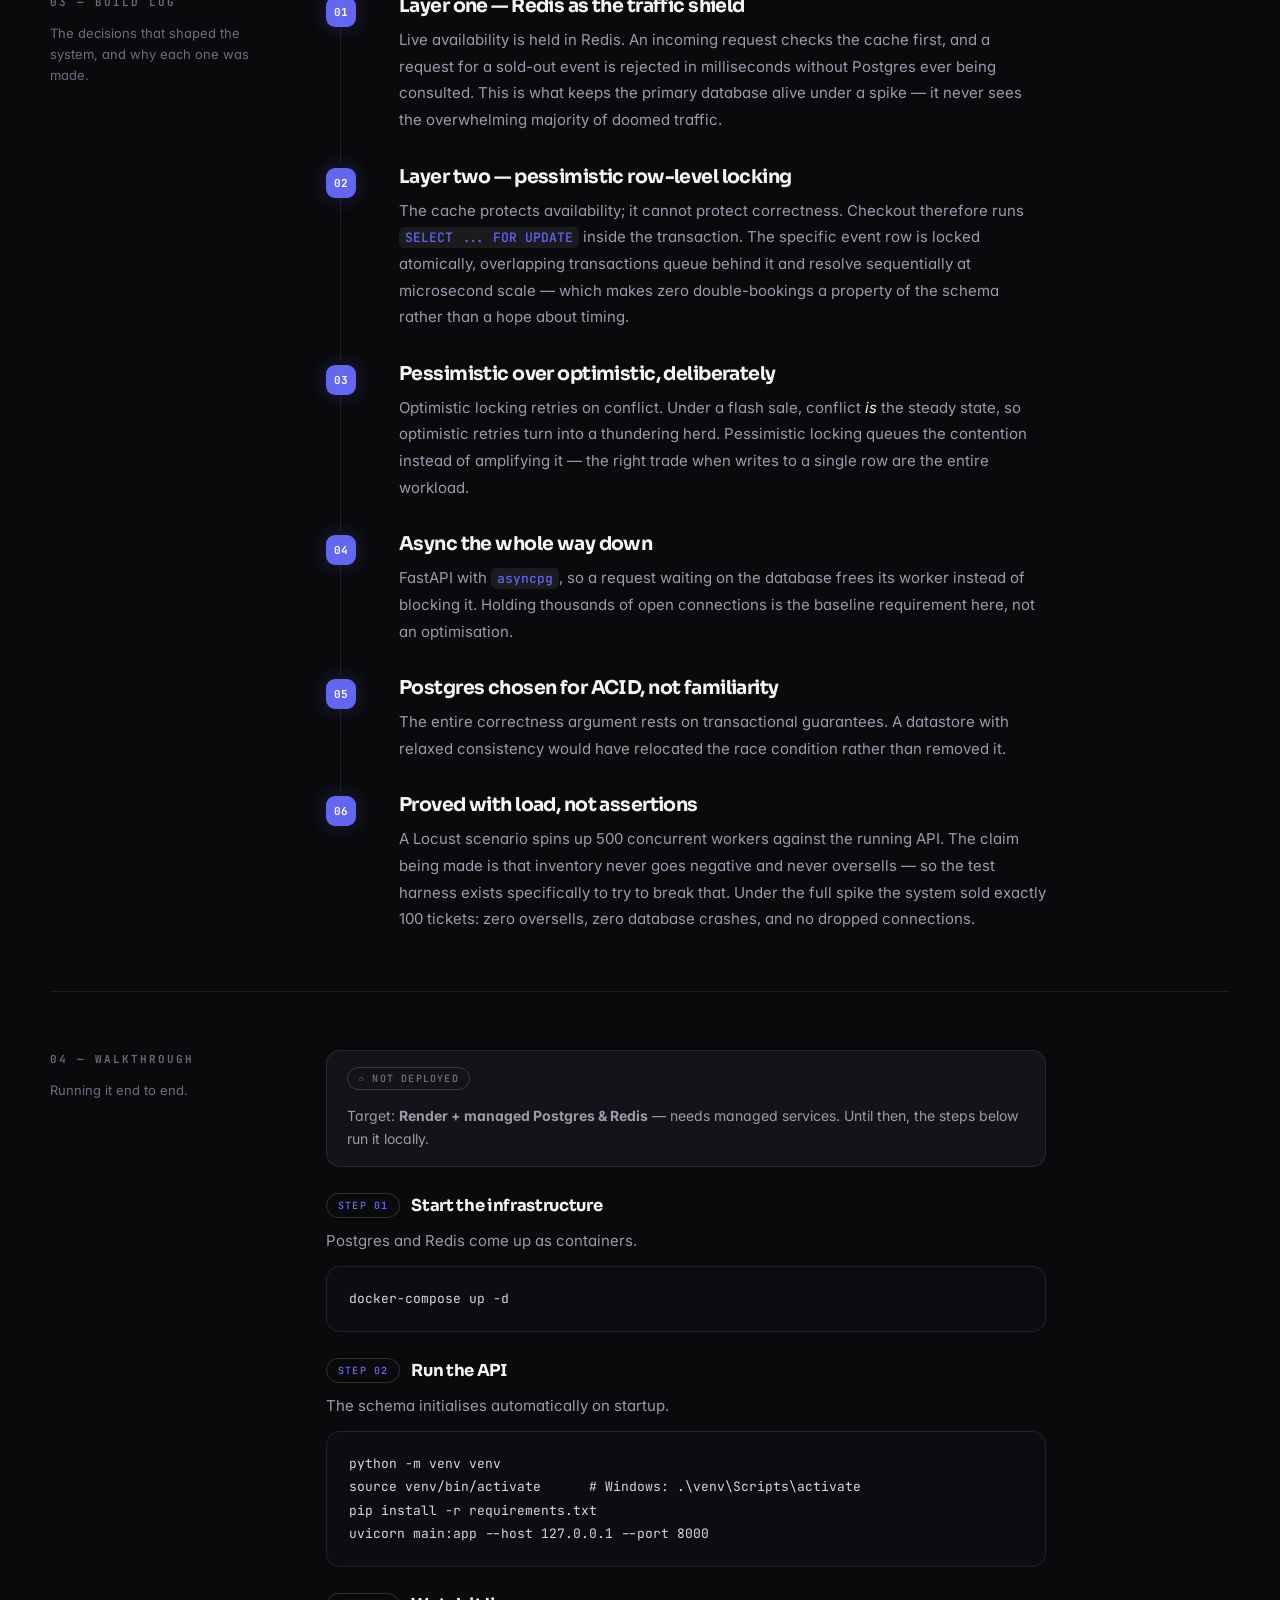
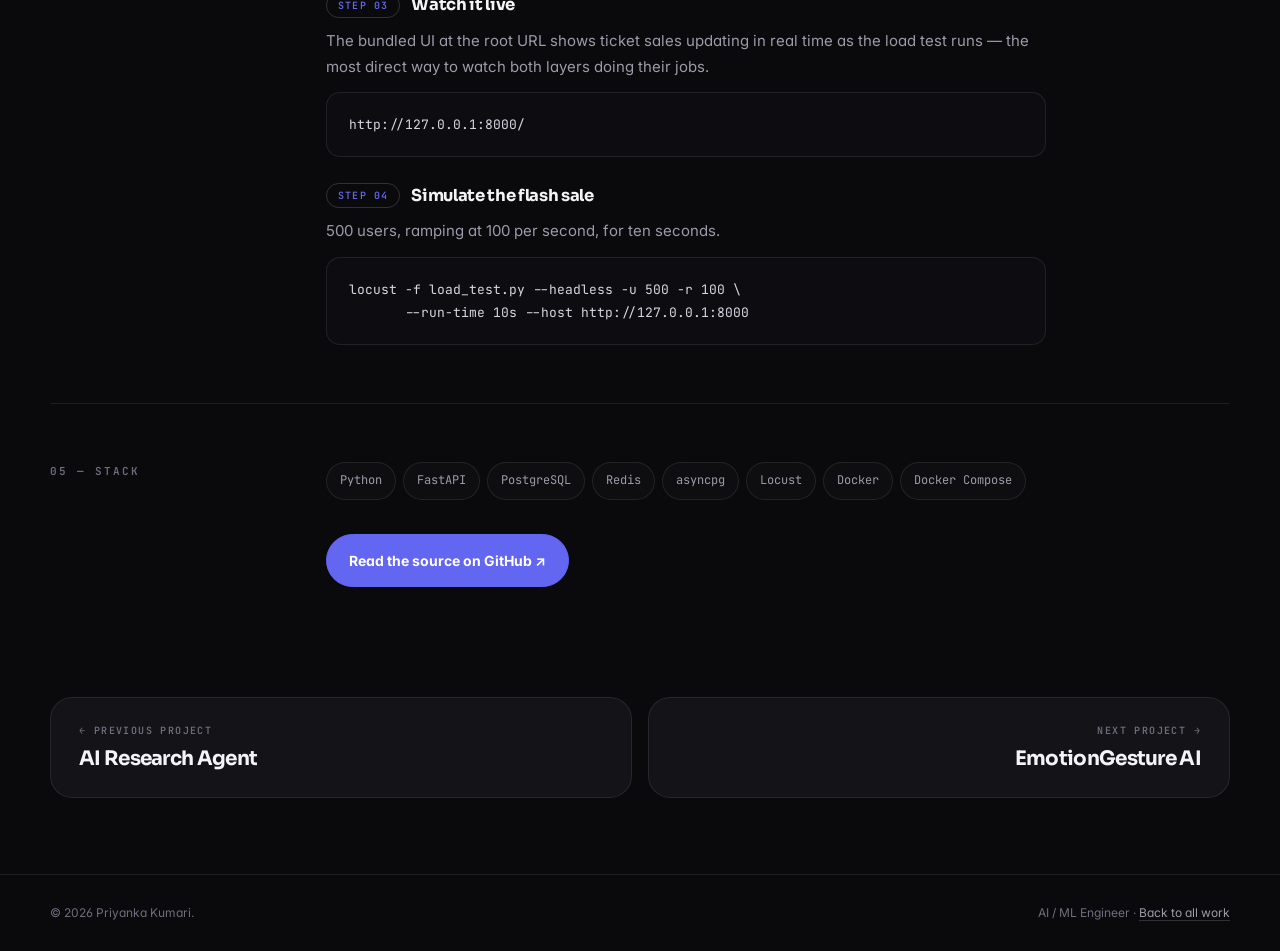
<file: project/ticket-booking-system.html>
<!DOCTYPE html>
<html lang="en">
<head>
  <meta charset="UTF-8">
  <meta name="viewport" content="width=device-width, initial-scale=1.0">
  <meta name="description" content="A flash-sale booking API built to survive hundreds of buyers hitting the last ticket in the same millisecond — with double-booking ruled out at the database level rather than hoped">
  <meta name="author" content="Priyanka Kumari">
  <link rel="canonical" href="https://pinkaofc.github.io/project/ticket-booking-system.html">
  <meta property="og:title" content="Ticket Booking System — Build log | Priyanka Kumari">
  <meta property="og:description" content="A flash-sale booking API built to survive hundreds of buyers hitting the last ticket in the same millisecond — with double-booking ruled out at the database level rather than hoped">
  <meta property="og:type" content="article">
  <meta property="og:url" content="https://pinkaofc.github.io/project/ticket-booking-system.html">
  <meta property="og:image" content="https://pinkaofc.github.io/assets/og-card.jpg">
  <meta property="og:image:width" content="1200">
  <meta property="og:image:height" content="630">
  <meta property="og:image:alt" content="Priyanka Kumari, AI/ML Engineer — AI systems that hold up in production">
  <meta name="twitter:card" content="summary_large_image">
  <title>Ticket Booking System — Build log | Priyanka Kumari</title>
  <link rel="icon" href="../assets/favicon.svg" type="image/svg+xml">
  <link rel="preconnect" href="https://fonts.googleapis.com">
  <link rel="preconnect" href="https://fonts.gstatic.com" crossorigin>
  <link href="https://fonts.googleapis.com/css2?family=Inter:wght@400;500;600;700&family=JetBrains+Mono:wght@400;500;600&family=Sora:wght@500;600;700&display=swap" rel="stylesheet">
  <link rel="stylesheet" href="../style.css">
  <link rel="stylesheet" href="../case.css">
</head>
<body>
  <div class="cursor-glow" aria-hidden="true"></div>
  <a class="skip-link" href="#case-main">Skip to content</a>

  <header class="nav-wrap">
    <nav class="nav container" aria-label="Primary navigation">
      <a class="brand" href="../index.html#top" aria-label="Priyanka Kumari home">Priyanka</a>
      <button class="menu-toggle" aria-label="Open navigation" aria-expanded="false">&#9776;</button>
      <div class="nav-links">
        <a href="../index.html#work">Work</a>
        <a href="../index.html#skills">Skills</a>
        <a href="../index.html#about">About</a>
        <a href="../index.html#contact">Contact</a>
        <a class="nav-cta" href="https://github.com/pinkaofc/Ticket-Booking-System" target="_blank" rel="noreferrer">Repo &#8599;</a>
      </div>
    </nav>
  </header>

  <main id="case-main">
    <article>
      <section class="case-hero container">
        <a class="back-link" href="../index.html#work">&#8592; All work</a>
        <p class="eyebrow">03 &middot; BACKEND · CONCURRENCY · SYSTEM DESIGN</p>
        <h1>Ticket Booking System</h1>
        <p class="case-codename">Repository codename &middot; <b>High-Concurrency Flash Sale Engine</b></p>
        <p class="case-lede">A flash-sale booking API built to survive hundreds of buyers hitting the last ticket in the same millisecond — with double-booking ruled out at the database level rather than hoped away in application code.</p>
        <dl class="case-meta">
          <div><dt>Role</dt><dd>System design + implementation</dd></div>
          <div><dt>Core stack</dt><dd>FastAPI · PostgreSQL · Redis</dd></div>
          <div><dt>Load testing</dt><dd>Locust, 500 concurrent users</dd></div>
          <div><dt>Infrastructure</dt><dd>Docker Compose</dd></div>
        </dl>
        <div class="hero-actions">
          <a class="button primary" href="https://github.com/pinkaofc/Ticket-Booking-System" target="_blank" rel="noreferrer">View repository &#8599;</a>
          <a class="button secondary" href="#walkthrough">Jump to walkthrough &#8595;</a>
          <a class="button secondary" href="https://www.linkedin.com/feed/update/urn:li:activity:7490798860915593216/" target="_blank" rel="noreferrer">Read the write-up on LinkedIn &#8599;</a>
        </div>
      </section>

      <section class="container">
        <div class="case-stats reveal">
          <div><strong>500</strong><span>concurrent users simulated</span></div>
          <div><strong>100</strong><span>tickets, each sold exactly once</span></div>
          <div><strong>0</strong><span>oversells or DB crashes</span></div>
          <div><strong>2</strong><span>layers of defence</span></div>
        </div>
      </section>

      <section class="container case-section reveal">
        <div class="case-grid">
          <div class="case-side"><p class="eyebrow">01 &mdash; THE PROBLEM</p></div>
          <div class="case-body">
            <p>A flash sale breaks a normal CRUD application in two distinct ways, and they need two distinct fixes.</p>
            <p><strong>The database CPU crash.</strong> Ten thousand users refreshing a page all ask the same question — how many tickets are left? Answering it from Postgres every single time is what actually takes the system down, and most of those requests are for an event that has already sold out.</p>
            <p><strong>The double-booking race.</strong> If a hundred users press <em>Buy</em> on the final ticket at the same instant, a standard read-then-write application sells that ticket a hundred times. One customer is served and ninety-nine are owed an apology.</p>
          </div>
        </div>
      </section>

      <section class="container case-section reveal">
        <div class="case-grid">
          <div class="case-side"><p class="eyebrow">02 &mdash; ARCHITECTURE</p></div>
          <div class="case-body">
            <div class="diagram-wrap"><pre class="diagram">Request → [ Redis availability check ] → reject in ms if sold out
                    ↓ passes
         [ Postgres SELECT ... FOR UPDATE ] → row locked atomically
                    ↓
            decrement → commit → booking confirmed</pre></div>
          </div>
        </div>
      </section>

      <section id="build-log" class="container case-section reveal">
        <div class="case-grid">
          <div class="case-side">
            <p class="eyebrow">03 &mdash; BUILD LOG</p>
            <p class="case-side-note">The decisions that shaped the system, and why each one was made.</p>
          </div>
          <div class="case-body">
            <ol class="log">
              <li>
                <h3>Layer one — Redis as the traffic shield</h3>
                <p>Live availability is held in Redis. An incoming request checks the cache first, and a request for a sold-out event is rejected in milliseconds without Postgres ever being consulted. This is what keeps the primary database alive under a spike — it never sees the overwhelming majority of doomed traffic.</p>
              </li>
              <li>
                <h3>Layer two — pessimistic row-level locking</h3>
                <p>The cache protects availability; it cannot protect correctness. Checkout therefore runs <code>SELECT ... FOR UPDATE</code> inside the transaction. The specific event row is locked atomically, overlapping transactions queue behind it and resolve sequentially at microsecond scale — which makes zero double-bookings a property of the schema rather than a hope about timing.</p>
              </li>
              <li>
                <h3>Pessimistic over optimistic, deliberately</h3>
                <p>Optimistic locking retries on conflict. Under a flash sale, conflict <em>is</em> the steady state, so optimistic retries turn into a thundering herd. Pessimistic locking queues the contention instead of amplifying it — the right trade when writes to a single row are the entire workload.</p>
              </li>
              <li>
                <h3>Async the whole way down</h3>
                <p>FastAPI with <code>asyncpg</code>, so a request waiting on the database frees its worker instead of blocking it. Holding thousands of open connections is the baseline requirement here, not an optimisation.</p>
              </li>
              <li>
                <h3>Postgres chosen for ACID, not familiarity</h3>
                <p>The entire correctness argument rests on transactional guarantees. A datastore with relaxed consistency would have relocated the race condition rather than removed it.</p>
              </li>
              <li>
                <h3>Proved with load, not assertions</h3>
                <p>A Locust scenario spins up 500 concurrent workers against the running API. The claim being made is that inventory never goes negative and never oversells — so the test harness exists specifically to try to break that. Under the full spike the system sold exactly 100 tickets: zero oversells, zero database crashes, and no dropped connections.</p>
              </li>
            </ol>
          </div>
        </div>
      </section>

      <section id="walkthrough" class="container case-section reveal">
        <div class="case-grid">
          <div class="case-side">
            <p class="eyebrow">04 &mdash; WALKTHROUGH</p>
            <p class="case-side-note">Running it end to end.</p>
          </div>
          <div class="case-body">
            <div class="case-live">
              <span class="dot-idle">&#9675; Not deployed</span>
              <span>Target: <b>Render + managed Postgres & Redis</b> &mdash; needs managed services. Until then, the steps below run it locally.</span>
            </div>
            <ol class="walk">
              <li>
                <h3>Start the infrastructure</h3>
                <p>Postgres and Redis come up as containers.</p>
                <pre class="code"><code>docker-compose up -d</code></pre>
              </li>
              <li>
                <h3>Run the API</h3>
                <p>The schema initialises automatically on startup.</p>
                <pre class="code"><code>python -m venv venv
source venv/bin/activate      # Windows: .\venv\Scripts\activate
pip install -r requirements.txt
uvicorn main:app --host 127.0.0.1 --port 8000</code></pre>
              </li>
              <li>
                <h3>Watch it live</h3>
                <p>The bundled UI at the root URL shows ticket sales updating in real time as the load test runs — the most direct way to watch both layers doing their jobs.</p>
                <pre class="code"><code>http://127.0.0.1:8000/</code></pre>
              </li>
              <li>
                <h3>Simulate the flash sale</h3>
                <p>500 users, ramping at 100 per second, for ten seconds.</p>
                <pre class="code"><code>locust -f load_test.py --headless -u 500 -r 100 \
       --run-time 10s --host http://127.0.0.1:8000</code></pre>
              </li>
            </ol>
          </div>
        </div>
      </section>

      <section class="container case-section reveal">
        <div class="case-grid">
          <div class="case-side"><p class="eyebrow">05 &mdash; STACK</p></div>
          <div class="case-body">
            <div class="chips big"><span>Python</span><span>FastAPI</span><span>PostgreSQL</span><span>Redis</span><span>asyncpg</span><span>Locust</span><span>Docker</span><span>Docker Compose</span></div>
            <a class="button primary case-repo-cta" href="https://github.com/pinkaofc/Ticket-Booking-System" target="_blank" rel="noreferrer">Read the source on GitHub &#8599;</a>
          </div>
        </div>
      </section>

      <nav class="case-pager container" aria-label="Project navigation">
        <a class="pager-link prev" href="ai-research-agent.html"><span class="pager-dir">&#8592; Previous project</span><span class="pager-title">AI Research Agent</span></a>
        <a class="pager-link next" href="emotiongesture-ai.html"><span class="pager-dir">Next project &#8594;</span><span class="pager-title">EmotionGesture AI</span></a>
      </nav>
    </article>
  </main>

  <footer class="footer">
    <div class="container">
      <span>&copy; <span id="year"></span> Priyanka Kumari.</span>
      <span>AI / ML Engineer &middot; <a href="../index.html#work">Back to all work</a></span>
    </div>
  </footer>

  <script src="../script.js"></script>
</body>
</html>
</file>
<file: style.css>
/* ═══ Tokens ═══════════════════════════════════════════════════════════ */
:root{
  --bg:#0a0a0c; --bg-alt:#0f0f13; --surface:#131318; --surface-2:#17171d;
  --ink:#f4f4f7; --muted:#9b9baa; --dim:#6d6d7d;
  --line:rgba(255,255,255,.085); --line-2:rgba(255,255,255,.16);
  --accent:#6366f1; --accent-2:#22d3ee; --accent-dim:rgba(99,102,241,.18);
  --on-accent:#ffffff;
  --max:1180px; --radius:22px;
  --display:"Sora",ui-sans-serif,system-ui,sans-serif;
  --body:"Inter",ui-sans-serif,system-ui,-apple-system,sans-serif;
  --mono:"JetBrains Mono",ui-monospace,SFMono-Regular,Menlo,monospace;
}

*{box-sizing:border-box}
html{scroll-behavior:smooth;-webkit-text-size-adjust:100%}
body{
  margin:0;background:var(--bg);color:var(--ink);
  font-family:var(--body);font-size:16px;line-height:1.65;
  font-feature-settings:"cv11","ss01";
  -webkit-font-smoothing:antialiased;text-rendering:optimizeLegibility;
  overflow-x:hidden;
}

/* Film grain — keeps large dark areas from banding */
body::before{
  content:"";position:fixed;inset:-50%;z-index:0;pointer-events:none;opacity:.032;
  background-image:url("data:image/svg+xml,%3Csvg xmlns='http://www.w3.org/2000/svg' width='160' height='160'%3E%3Cfilter id='n'%3E%3CfeTurbulence type='fractalNoise' baseFrequency='.85' numOctaves='3'/%3E%3C/filter%3E%3Crect width='100%25' height='100%25' filter='url(%23n)'/%3E%3C/svg%3E");
}
main,header,footer{position:relative;z-index:1}

a{color:inherit;text-decoration:none}
img{max-width:100%}
.container{width:min(var(--max),calc(100% - 48px));margin:auto}
::selection{background:var(--accent);color:var(--on-accent)}

:focus-visible{outline:2px solid var(--accent);outline-offset:3px;border-radius:4px}

/* ═══ Scroll progress ══════════════════════════════════════════════════ */
.scroll-progress{
  position:fixed;top:0;left:0;height:2px;width:100%;z-index:100;transform-origin:0 50%;
  transform:scaleX(0);background:linear-gradient(90deg,var(--accent),var(--accent-2));
}

/* ═══ Nav ══════════════════════════════════════════════════════════════ */
.nav-wrap{
  position:sticky;top:0;z-index:50;background:rgba(10,10,12,.72);
  backdrop-filter:blur(20px) saturate(140%);border-bottom:1px solid var(--line);
}
.nav{height:74px;display:flex;align-items:center;justify-content:space-between}
.brand{
  font:700 22px var(--display);letter-spacing:-.045em;color:var(--ink);
  display:inline-block;line-height:1;transition:opacity .2s;
}
.brand:hover{opacity:.75}
.nav-links{display:flex;align-items:center;gap:30px;font-size:14px;font-weight:500}
.nav-links a:not(.nav-cta){color:var(--muted);transition:color .2s}
.nav-links a:not(.nav-cta):hover{color:var(--ink)}
.nav-cta{
  padding:9px 16px;border:1px solid var(--line-2);border-radius:999px;font-weight:600;
  transition:border-color .25s,background .25s,color .25s;
}
.nav-cta:hover{border-color:var(--accent);background:var(--accent-dim);color:var(--accent)}
.menu-toggle{display:none;border:0;background:none;font-size:24px;color:var(--ink);cursor:pointer}

/* ═══ Type ═════════════════════════════════════════════════════════════ */
h1,h2,h3{font-family:var(--display);letter-spacing:-.045em;line-height:1.04;margin:0;font-weight:700}
h1{font-size:clamp(46px,6.4vw,84px);max-width:15ch;letter-spacing:-.052em}
h1 em,h2 em{
  font-style:normal;
  background:linear-gradient(100deg,var(--accent) 0%,var(--accent-2) 70%);
  -webkit-background-clip:text;background-clip:text;color:transparent;
}
.eyebrow{
  font-size:11px;font-weight:600;letter-spacing:.18em;color:var(--dim);
  margin:0 0 18px;font-family:var(--mono);text-transform:uppercase;
}
.status-dot{
  display:inline-block;width:7px;height:7px;background:var(--accent);border-radius:50%;
  margin-right:8px;box-shadow:0 0 0 4px rgba(99,102,241,.14);animation:breathe 2.6s ease-in-out infinite;
}
@keyframes breathe{50%{box-shadow:0 0 0 8px rgba(99,102,241,.05)}}

/* ═══ Buttons ══════════════════════════════════════════════════════════ */
.hero-actions,.contact-actions{display:flex;gap:12px;flex-wrap:wrap}
.button{
  display:inline-flex;align-items:center;justify-content:center;gap:10px;
  border-radius:999px;padding:14px 22px;font-weight:600;font-size:14px;
  border:1px solid var(--line-2);transition:transform .25s,background .25s,color .25s,border-color .25s,box-shadow .25s;
}
.button:hover{transform:translateY(-2px)}
.button.primary{background:var(--accent);color:var(--on-accent);border-color:var(--accent);font-weight:700}
.button.primary:hover{box-shadow:0 10px 34px rgba(99,102,241,.28)}
.button.secondary{background:transparent;color:var(--ink)}
.button.secondary:hover{border-color:var(--accent);color:var(--accent);background:var(--accent-dim)}

/* ═══ Hero ═════════════════════════════════════════════════════════════ */
.hero{
  min-height:660px;display:grid;grid-template-columns:1.06fr .94fr;align-items:center;
  gap:60px;padding-top:60px;padding-bottom:70px;position:relative;
}
.hero::before{
  content:"";position:absolute;top:-180px;left:-220px;width:720px;height:720px;
  background:radial-gradient(circle,rgba(99,102,241,.09),transparent 62%);
  pointer-events:none;z-index:-1;
}
.hero::after{
  content:"";position:absolute;bottom:-200px;right:-160px;width:620px;height:620px;
  background:radial-gradient(circle,rgba(34,211,238,.07),transparent 65%);
  pointer-events:none;z-index:-1;
}
.hero-text{font-size:17.5px;color:var(--muted);max-width:60ch;margin:26px 0 32px;line-height:1.7}
.hero-text strong{color:var(--ink);font-weight:600}
.quick-links{display:flex;gap:24px;margin-top:28px;font-size:13px;font-weight:500;flex-wrap:wrap}
.quick-links a{
  color:var(--dim);border-bottom:1px solid transparent;padding-bottom:2px;transition:color .2s,border-color .2s;
}
.quick-links a:hover{color:var(--accent);border-color:var(--accent)}

/* ═══ Hero visual ══════════════════════════════════════════════════════ */
.hero-visual{
  height:470px;position:relative;overflow:hidden;border-radius:28px;
  background:linear-gradient(160deg,#141419,#0d0d11);
  border:1px solid var(--line);box-shadow:0 30px 90px rgba(0,0,0,.55);
}
.grid-plane{
  position:absolute;inset:0;
  background-image:linear-gradient(rgba(255,255,255,.055) 1px,transparent 1px),
                   linear-gradient(90deg,rgba(255,255,255,.055) 1px,transparent 1px);
  background-size:38px 38px;
  transform:perspective(500px) rotateX(62deg) scale(1.6);transform-origin:center bottom;opacity:.7;
}
.orb{position:absolute;border-radius:50%;filter:blur(2px)}
.orb-a{
  width:230px;height:230px;right:-70px;top:-70px;
  background:radial-gradient(circle at 35% 35%,var(--accent),rgba(99,102,241,.25));
  box-shadow:0 0 130px 30px rgba(99,102,241,.2);animation:float 9s ease-in-out infinite;
}
.orb-b{
  width:170px;height:170px;left:-60px;bottom:-55px;
  background:radial-gradient(circle at 40% 40%,var(--accent-2),transparent 70%);
  opacity:.35;animation:float 11s ease-in-out infinite reverse;
}
@keyframes float{50%{transform:translateY(-18px)}}
.terminal-card{
  position:absolute;width:min(84%,420px);left:8%;top:24%;
  background:rgba(10,10,13,.78);border:1px solid var(--line-2);border-radius:16px;
  box-shadow:0 30px 70px rgba(0,0,0,.6);backdrop-filter:blur(14px);transform:rotate(-1.6deg);
}
.terminal-top{
  height:40px;display:flex;align-items:center;gap:7px;padding:0 14px;
  border-bottom:1px solid var(--line);
}
.terminal-top span{width:9px;height:9px;border-radius:50%;background:#35353e}
.terminal-top span:first-child{background:#ff5f57}
.terminal-top span:nth-child(2){background:#febc2e}
.terminal-top span:nth-child(3){background:#28c840}
.terminal-top small{margin-left:auto;color:var(--dim);font:11px var(--mono)}
.terminal-body{padding:22px;color:#e6e6ec;font:13px/2 var(--mono)}
.terminal-body p{margin:0}
.terminal-body b{color:#4e4e5a;font-weight:400;margin-right:12px}
.accent{color:var(--accent)}
.muted{color:var(--dim)}
.signal{height:44px;display:flex;align-items:flex-end;gap:5px;margin:16px 0}
.signal span{width:7px;background:linear-gradient(180deg,var(--accent),rgba(99,102,241,.4));border-radius:3px;animation:pulse 1.2s infinite ease-in-out}
.signal span:nth-child(1){height:20%;animation-delay:.1s}
.signal span:nth-child(2){height:60%;animation-delay:.2s}
.signal span:nth-child(3){height:90%;animation-delay:.3s}
.signal span:nth-child(4){height:48%;animation-delay:.4s}
.signal span:nth-child(5){height:72%;animation-delay:.5s}
@keyframes pulse{50%{opacity:.35;transform:scaleY(.55)}}

/* ═══ Proof strip ══════════════════════════════════════════════════════ */
.proof{
  border-top:1px solid var(--line);border-bottom:1px solid var(--line);
  display:grid;grid-template-columns:repeat(3,1fr);padding:30px 0;margin-bottom:20px;
}
.proof div{padding:0 28px;border-right:1px solid var(--line)}
.proof div:first-child{padding-left:0}
.proof div:last-child{border:0}
.proof strong{display:block;font:700 30px var(--display);letter-spacing:-.04em;color:var(--accent)}
.proof span{color:var(--dim);font-size:11px;text-transform:uppercase;letter-spacing:.12em;font-family:var(--mono)}

/* ═══ Sections ═════════════════════════════════════════════════════════ */
.section{padding:120px 0}
.section-heading{max-width:760px;margin-bottom:52px}
.section-heading h2{font-size:clamp(36px,4.6vw,60px)}
.section-heading>p:last-child{color:var(--muted);font-size:16px;max-width:66ch;margin-top:22px}
.section-heading>p:last-child strong{color:var(--ink);font-weight:600}
.alt{background:var(--bg-alt);border-top:1px solid var(--line);border-bottom:1px solid var(--line)}

/* ═══ Project cards ════════════════════════════════════════════════════ */
.project-grid{display:grid;grid-template-columns:repeat(2,1fr);gap:16px}
.project{
  background:var(--surface);border:1px solid var(--line);border-radius:var(--radius);
  padding:34px;min-height:380px;position:relative;overflow:hidden;
  transition:transform .35s cubic-bezier(.2,.7,.3,1),border-color .35s,box-shadow .35s;
}
.project::after{
  content:"";position:absolute;inset:0;border-radius:var(--radius);pointer-events:none;
  background:radial-gradient(400px circle at 50% 0%,rgba(99,102,241,.07),transparent 70%);
  opacity:0;transition:opacity .35s;
}
.project:hover{transform:translateY(-6px);border-color:var(--line-2);box-shadow:0 22px 60px rgba(0,0,0,.5)}
.project:hover::after{opacity:1}
.project.featured{
  grid-column:span 2;min-height:0;display:grid;grid-template-columns:92px 1fr;gap:25px;
  background:linear-gradient(150deg,#16161c,#101014);border-color:var(--line-2);
}
.project.featured::before{
  content:"";position:absolute;top:0;left:0;right:0;height:1px;
  background:linear-gradient(90deg,transparent,var(--accent),var(--accent-2),transparent);
  opacity:.85;
}
.project-number{font:500 12px var(--mono);color:var(--dim)}
.tag{font-size:10px;letter-spacing:.16em;font-weight:600;color:var(--dim);margin:0 0 15px;font-family:var(--mono)}
.project h3{font-size:clamp(26px,2.6vw,32px);margin-bottom:14px;letter-spacing:-.04em}
.project>p:not(.tag),.featured>div:nth-child(2)>p:not(.tag){color:var(--muted);max-width:70ch;font-size:15px;line-height:1.7}
.chips{display:flex;flex-wrap:wrap;gap:7px;margin:22px 0}
.chips span{
  font-size:11px;border:1px solid var(--line);border-radius:999px;padding:6px 11px;
  color:var(--muted);font-family:var(--mono);background:rgba(255,255,255,.02);
}
.center-action{text-align:center;margin-top:38px}

.metrics{list-style:none;display:flex;flex-wrap:wrap;gap:26px;margin:22px 0 0;padding:0}
.metrics li{font-size:11px;color:var(--dim);line-height:1.35;font-family:var(--mono);letter-spacing:.04em}
.metrics b{display:block;font:700 22px var(--display);letter-spacing:-.04em;color:var(--accent);margin-bottom:2px}

.project-links{display:flex;flex-wrap:wrap;align-items:center;gap:18px;margin-top:26px;font-size:13px;font-weight:500}
.project-links a{color:var(--muted);border-bottom:1px solid var(--line-2);padding-bottom:2px;transition:color .2s,border-color .2s}
.project-links a:hover{color:var(--accent);border-color:var(--accent)}
.project-links .link-primary{
  color:var(--on-accent);background:var(--accent);border:1px solid var(--accent);border-bottom-color:var(--accent);
  border-radius:999px;padding:9px 17px;font-weight:700;
  transition:box-shadow .25s,transform .25s;
}
.project-links .link-primary:hover{color:var(--on-accent);box-shadow:0 8px 26px rgba(99,102,241,.3);transform:translateY(-2px)}
.project p code,.case-body code{
  font:500 13px var(--mono);background:rgba(255,255,255,.07);border-radius:5px;
  padding:2px 6px;color:var(--accent);
}
.live-badge{
  display:inline-flex;align-items:center;gap:6px;font:600 10px var(--mono);letter-spacing:.12em;
  color:var(--accent);border:1px solid var(--accent);border-radius:999px;padding:4px 10px;
  text-transform:uppercase;
}

/* ═══ Skills ═══════════════════════════════════════════════════════════ */
.skills-layout{display:grid;grid-template-columns:.72fr 1.28fr;gap:64px}
.skill-feature{
  padding:34px;background:linear-gradient(160deg,#16161c,#0e0e12);color:#fff;
  border:1px solid var(--line-2);border-radius:var(--radius);min-height:380px;
  position:relative;overflow:hidden;
}
.skill-feature::after{
  content:"";position:absolute;width:220px;height:220px;border:1px solid rgba(99,102,241,.4);
  border-radius:50%;right:-80px;bottom:-70px;
  box-shadow:0 0 0 30px rgba(99,102,241,.05),0 0 0 60px rgba(99,102,241,.025);
}
.big-symbol{
  font:700 104px var(--display);letter-spacing:-.09em;display:block;
  background:linear-gradient(140deg,var(--accent),var(--accent-2));
  -webkit-background-clip:text;background-clip:text;color:transparent;
}
.skill-feature h3{font-size:29px;margin-top:50px}
.skill-feature p{color:var(--muted);max-width:400px;font-size:15px}
.skill-list>div{
  display:grid;grid-template-columns:44px 200px 1fr;gap:15px;align-items:baseline;
  padding:19px 0;border-bottom:1px solid var(--line);transition:border-color .25s;
}
.skill-list>div:hover{border-color:var(--line-2)}
.skill-list span{font:12px var(--mono);color:var(--dim)}
.skill-list b{font-family:var(--display);font-weight:600;font-size:15px}
.skill-list p{margin:0;color:var(--muted);font-size:14px}

/* ═══ About ════════════════════════════════════════════════════════════ */
.about-grid{display:grid;grid-template-columns:.85fr 1.15fr;gap:76px}
.about-copy{font-size:17.5px;color:var(--muted);line-height:1.75}
.about-copy p{margin:0 0 24px}
.about-copy strong{color:var(--ink);font-weight:600}
.principles{list-style:none;margin:32px 0 0;padding:0;border-top:1px solid var(--line)}
.principles li{font-size:15px;line-height:1.65;color:var(--muted);padding:17px 0;border-bottom:1px solid var(--line)}
.principles b{display:block;font-size:14.5px;color:var(--ink);font-weight:600;margin-bottom:3px}

/* ═══ Career strip ═════════════════════════════════════════════════════ */
.dark-section{
  background:linear-gradient(150deg,#101015,#0a0a0c);
  border-top:1px solid var(--line);border-bottom:1px solid var(--line);
}
.career-strip{display:grid;grid-template-columns:1.1fr .9fr;gap:70px;align-items:center}
.career-strip h2{font-size:clamp(34px,4.4vw,58px)}
.career-points{display:grid;gap:8px}
.career-points span{
  padding:15px 0;border-bottom:1px solid var(--line);color:var(--muted);
  font-family:var(--mono);font-size:14px;transition:color .25s,padding-left .25s;
}
.career-points span:hover{color:var(--ink);padding-left:8px}
.career-points span::before{content:"→ ";color:var(--accent)}

/* ═══ Contact + footer ═════════════════════════════════════════════════ */
.contact-section{text-align:center}
.contact-section .section-heading{margin-left:auto;margin-right:auto}
.contact-actions{justify-content:center}
.footer{border-top:1px solid var(--line);padding:28px 0;color:var(--dim);font-size:12px}
.footer .container{display:flex;justify-content:space-between;gap:20px}
.footer a{color:var(--muted);border-bottom:1px solid var(--line-2)}
.footer a:hover{color:var(--accent);border-color:var(--accent)}

/* ═══ Utility ══════════════════════════════════════════════════════════ */
.skip-link{
  position:absolute;left:-9999px;top:0;z-index:100;background:var(--accent);color:var(--on-accent);
  padding:12px 18px;border-radius:0 0 12px 0;font-weight:700;font-size:14px;
}
.skip-link:focus{left:0}
.reveal{opacity:0;transform:translateY(24px);transition:opacity .8s cubic-bezier(.2,.7,.3,1),transform .8s cubic-bezier(.2,.7,.3,1)}
.reveal.visible{opacity:1;transform:none}
.delay-1{transition-delay:.12s}
.cursor-glow{
  position:fixed;width:420px;height:420px;border-radius:50%;pointer-events:none;z-index:0;
  background:radial-gradient(circle,rgba(99,102,241,.055),transparent 62%);
  transform:translate(-50%,-50%);
}

/* ═══ Responsive ═══════════════════════════════════════════════════════ */
@media(max-width:850px){
  .container{width:min(var(--max),calc(100% - 32px))}
  .nav-links{
    display:none;position:absolute;top:74px;left:0;right:0;background:rgba(10,10,12,.97);
    backdrop-filter:blur(20px);border-bottom:1px solid var(--line);padding:20px;
    flex-direction:column;align-items:flex-start;gap:18px;
  }
  .nav-links.open{display:flex}
  .menu-toggle{display:block}
  .hero{grid-template-columns:1fr;padding-top:56px;min-height:0}
  .hero-visual{height:380px}
  .project-grid{grid-template-columns:1fr}
  .project.featured{grid-column:auto;grid-template-columns:1fr}
  .skills-layout,.about-grid,.career-strip{grid-template-columns:1fr;gap:38px}
  .proof{grid-template-columns:1fr;gap:22px}
  .proof div{border-right:0;padding:0}
  .section{padding:84px 0}
  .skill-list>div{grid-template-columns:34px 1fr}
  .skill-list p{grid-column:2}
  .footer .container{flex-direction:column}
  .portrait{max-width:200px;margin-top:30px}
  .project-links{gap:14px}
}
@media(max-width:520px){
  .hero-text{font-size:16px}
  .hero-visual{height:320px}
  .terminal-body{font-size:11px;padding:18px}
  .project{padding:26px;min-height:0}
  .quick-links{gap:16px}
  .metrics{gap:18px}
}
@media(prefers-reduced-motion:reduce){
  *,*::before,*::after{animation-duration:.001ms!important;animation-iteration-count:1!important;transition-duration:.001ms!important}
  html{scroll-behavior:auto}
  .reveal{opacity:1;transform:none}
}
.hero-sub{margin-top:-14px;font-size:16px;color:var(--dim)}

/* ═══ Card mini-previews ═══════════════════════════════════════════════ */
.preview{
  border:1px solid var(--line);border-radius:13px;overflow:hidden;margin:0 0 22px;
  background:linear-gradient(160deg,#0e0e13,#0a0a0d);
}
.preview-head{
  display:flex;align-items:center;gap:8px;padding:9px 13px;
  border-bottom:1px solid var(--line);
  font:600 9.5px var(--mono);letter-spacing:.14em;color:var(--dim);
}
.pv-dot{width:6px;height:6px;border-radius:50%;background:var(--dim);flex:none}
.pv-dot.live{background:var(--accent);animation:breathe 2s ease-in-out infinite}
.preview-body{padding:14px 15px;font:11.5px/1.85 var(--mono);color:#a9a9b8}
.preview-body p{margin:0;white-space:nowrap;overflow:hidden;text-overflow:ellipsis}
.pv-cmd{color:var(--accent);font-weight:600}
.pv-arrow{color:#4a4a58}
.pv-key{color:var(--accent-2);font-weight:500}
.pv-str{color:#e2c08d}
.pv-ok{color:var(--accent)}
.pv-bad{color:#e8836f}
.pv-dim{color:#55555f}
.pv-done{margin-top:7px!important;padding-top:8px;border-top:1px solid var(--line)}
.featured .preview-body{font-size:12px}
.featured .preview{background:linear-gradient(160deg,#0c0c11,#08080b)}
@media(max-width:520px){.preview-body{font-size:10px;padding:12px}.preview-head{font-size:8.5px}}

/* ═══ Experience timeline ══════════════════════════════════════════════ */
.timeline{list-style:none;margin:0;padding:0;counter-reset:tl}
.timeline li{
  display:grid;grid-template-columns:210px 1fr;gap:44px;padding:34px 0;
  border-top:1px solid var(--line);
}
.timeline li:last-child{border-bottom:1px solid var(--line)}
.tl-when{display:flex;flex-direction:column;gap:12px;align-items:flex-start}
.tl-dates{font:500 12px var(--mono);letter-spacing:.08em;color:var(--dim);text-transform:uppercase}
.tl-what h3{font-size:21px;letter-spacing:-.03em;margin:0 0 6px}
.tl-org{font:500 13px var(--mono);color:var(--accent-2);margin:0 0 16px;letter-spacing:.02em}
.tl-what ul{margin:0;padding:0 0 0 18px;list-style:none}
.tl-what li{
  display:list-item;grid-template-columns:none;gap:0;padding:0 0 10px;border:0!important;
  position:relative;font-size:15px;color:var(--muted);line-height:1.7;
}
.tl-what li::before{content:"—";position:absolute;left:-18px;color:var(--dim)}
.tl-what strong{color:var(--accent)}
@media(max-width:850px){
  .timeline li{grid-template-columns:1fr;gap:14px;padding:26px 0}
  .tl-when{flex-direction:row;align-items:center;gap:12px}
}
.tl-type{font:500 11px var(--mono);letter-spacing:.1em;color:var(--accent);text-transform:uppercase;margin-left:8px;vertical-align:middle}
.tl-type-pill{font:600 10px var(--mono);letter-spacing:.12em;color:var(--dim);border:1px solid var(--line-2);border-radius:999px;padding:4px 10px;text-transform:uppercase}

/* ═══ Portrait ═════════════════════════════════════════════════════════ */
.portrait{margin:38px 0 0;max-width:260px}
.portrait img{
  display:block;width:100%;height:auto;border-radius:16px;
  border:1px solid var(--line-2);
  box-shadow:0 18px 44px rgba(0,0,0,.5);
}
.portrait figcaption{
  font:500 11px var(--mono);color:var(--dim);margin-top:14px;
  letter-spacing:.1em;text-transform:uppercase;
}
@media(max-width:850px){.portrait{max-width:200px;margin-top:28px}}
</file>
<file: case.css>
/* ═══ Case-study pages ═════════════════════════════════════════════════ */

.case-hero{padding:62px 0 52px;max-width:920px;position:relative}
.case-hero::before{
  content:"";position:absolute;top:-140px;left:-240px;width:660px;height:660px;
  background:radial-gradient(circle,rgba(99,102,241,.075),transparent 62%);
  pointer-events:none;z-index:-1;
}
.back-link{
  display:inline-block;font:500 12px var(--mono);letter-spacing:.1em;color:var(--dim);
  margin-bottom:30px;text-transform:uppercase;transition:color .2s;
}
.back-link:hover{color:var(--accent)}
.case-hero h1{font-size:clamp(36px,5vw,62px);max-width:15ch}
.case-codename{font:500 11px var(--mono);letter-spacing:.1em;color:var(--dim);margin:20px 0 0;text-transform:uppercase}
.case-codename b{color:var(--accent);font-weight:600}
.case-lede{font-size:18px;color:var(--muted);max-width:66ch;margin:22px 0 0;line-height:1.72}

.case-meta{
  display:grid;grid-template-columns:repeat(4,1fr);gap:1px;margin:42px 0 34px;
  background:var(--line);border:1px solid var(--line);border-radius:16px;overflow:hidden;
}
.case-meta div{background:var(--surface);padding:18px 20px}
.case-meta dt{font:600 10px var(--mono);letter-spacing:.14em;text-transform:uppercase;color:var(--dim)}
.case-meta dd{margin:8px 0 0;font-size:14px;font-weight:500;line-height:1.5;color:var(--ink)}

.case-stats{
  display:grid;grid-template-columns:repeat(auto-fit,minmax(160px,1fr));gap:18px;padding:34px;
  background:linear-gradient(150deg,#16161c,#0e0e12);border:1px solid var(--line-2);
  border-radius:var(--radius);position:relative;overflow:hidden;
}
.case-stats::before{
  content:"";position:absolute;top:0;left:0;right:0;height:1px;
  background:linear-gradient(90deg,transparent,var(--accent),var(--accent-2),transparent);
}
.case-stats div{display:flex;flex-direction:column;gap:7px}
.case-stats strong{
  font:700 36px var(--display);letter-spacing:-.05em;
  background:linear-gradient(140deg,var(--accent),var(--accent-2));
  -webkit-background-clip:text;background-clip:text;color:transparent;
}
.case-stats span{font:11px var(--mono);color:var(--dim);line-height:1.5;letter-spacing:.04em}

.case-section{padding:58px 0;border-bottom:1px solid var(--line)}
.case-section:last-of-type{border-bottom:0}
.case-grid{display:grid;grid-template-columns:220px 1fr;gap:56px;align-items:start}
.case-side{position:sticky;top:100px}
.case-side .eyebrow{margin:0}
.case-side-note{font-size:13px;color:var(--dim);margin:12px 0 0;line-height:1.6}
.case-body{max-width:72ch}
.case-body>p{margin:0 0 18px;font-size:16px;color:var(--muted);line-height:1.78}
.case-body>p:last-child{margin-bottom:0}
.case-body strong{color:var(--ink);font-weight:600}
.case-body em{color:var(--ink);font-style:italic}

.diagram-wrap{
  overflow-x:auto;border:1px solid var(--line);border-radius:16px;
  background:linear-gradient(160deg,#121217,#0d0d11);
}
.diagram{
  margin:0;padding:26px 28px;font:13px/1.9 var(--mono);color:#b9b9c8;
  white-space:pre;min-width:min-content;
}

.log{list-style:none;counter-reset:log;margin:0;padding:0}
.log li{counter-increment:log;position:relative;padding:0 0 30px 58px;border-left:1px solid var(--line);margin-left:14px}
.log li:last-child{padding-bottom:0;border-left-color:transparent}
.log li::before{
  content:counter(log,decimal-leading-zero);position:absolute;left:-15px;top:0;
  width:30px;height:30px;display:grid;place-items:center;background:var(--accent);
  color:var(--on-accent);border-radius:9px;font:700 11px var(--mono);
  box-shadow:0 0 20px rgba(99,102,241,.25);
}
.log h3{font-size:19px;margin:4px 0 10px;letter-spacing:-.03em}
.log p{margin:0;font-size:15px;color:var(--muted);line-height:1.78}

.walk{list-style:none;counter-reset:walk;margin:0;padding:0}
.walk li{counter-increment:walk;margin:0 0 26px}
.walk li:last-child{margin-bottom:0}
.walk h3{font-size:16.5px;margin:0 0 10px;letter-spacing:-.02em;display:flex;align-items:center;gap:11px;flex-wrap:wrap}
.walk h3::before{
  content:"STEP " counter(walk,decimal-leading-zero);flex:none;
  font:600 10px var(--mono);letter-spacing:.12em;color:var(--accent);
  border:1px solid var(--line-2);border-radius:999px;padding:5px 11px;
}
.walk p{margin:0 0 12px;font-size:15px;color:var(--muted);line-height:1.75}

pre.code{
  margin:0;padding:20px 22px;background:#0d0d11;color:#d6d6e2;
  border:1px solid var(--line);border-radius:14px;overflow-x:auto;
  font:13px/1.8 var(--mono);
}
pre.code code{background:none;padding:0;color:inherit;font:inherit}

.chips.big{margin:0 0 30px}
.chips.big span{font-size:12px;padding:8px 13px}
.case-repo-cta{margin-top:4px}

.case-pager{display:grid;grid-template-columns:1fr 1fr;gap:16px;padding:52px 0 76px}
.pager-link{
  display:flex;flex-direction:column;gap:9px;padding:26px 28px;border:1px solid var(--line);
  border-radius:var(--radius);background:var(--surface);
  transition:transform .32s,border-color .32s,box-shadow .32s;
}
.pager-link:hover{transform:translateY(-4px);border-color:var(--line-2);box-shadow:0 18px 48px rgba(0,0,0,.5)}
.pager-link.next{text-align:right}
.pager-dir{font:600 10px var(--mono);letter-spacing:.14em;color:var(--dim);text-transform:uppercase}
.pager-title{font:700 20px var(--display);letter-spacing:-.035em;color:var(--ink)}

/* Live-demo status row */
.case-live{
  display:flex;align-items:center;gap:14px;flex-wrap:wrap;margin:0 0 26px;padding:16px 20px;
  border:1px solid var(--line);border-radius:14px;background:var(--surface);
  font-size:14px;color:var(--muted);
}
.case-live .live-badge{flex:none}
.case-live .dot-idle{
  display:inline-flex;align-items:center;gap:6px;font:600 10px var(--mono);letter-spacing:.12em;
  color:var(--dim);border:1px solid var(--line-2);border-radius:999px;padding:4px 10px;text-transform:uppercase;
}

@media (max-width:900px){
  .case-meta{grid-template-columns:repeat(2,1fr)}
  .case-grid{grid-template-columns:1fr;gap:26px}
  .case-side{position:static}
}
@media (max-width:640px){
  .case-hero{padding:42px 0 36px}
  .case-meta{grid-template-columns:1fr}
  .case-stats{padding:26px}
  .case-stats strong{font-size:30px}
  .case-section{padding:42px 0}
  .log li{padding-left:42px}
  .case-pager{grid-template-columns:1fr}
  .pager-link.next{text-align:left}
}
</file>
